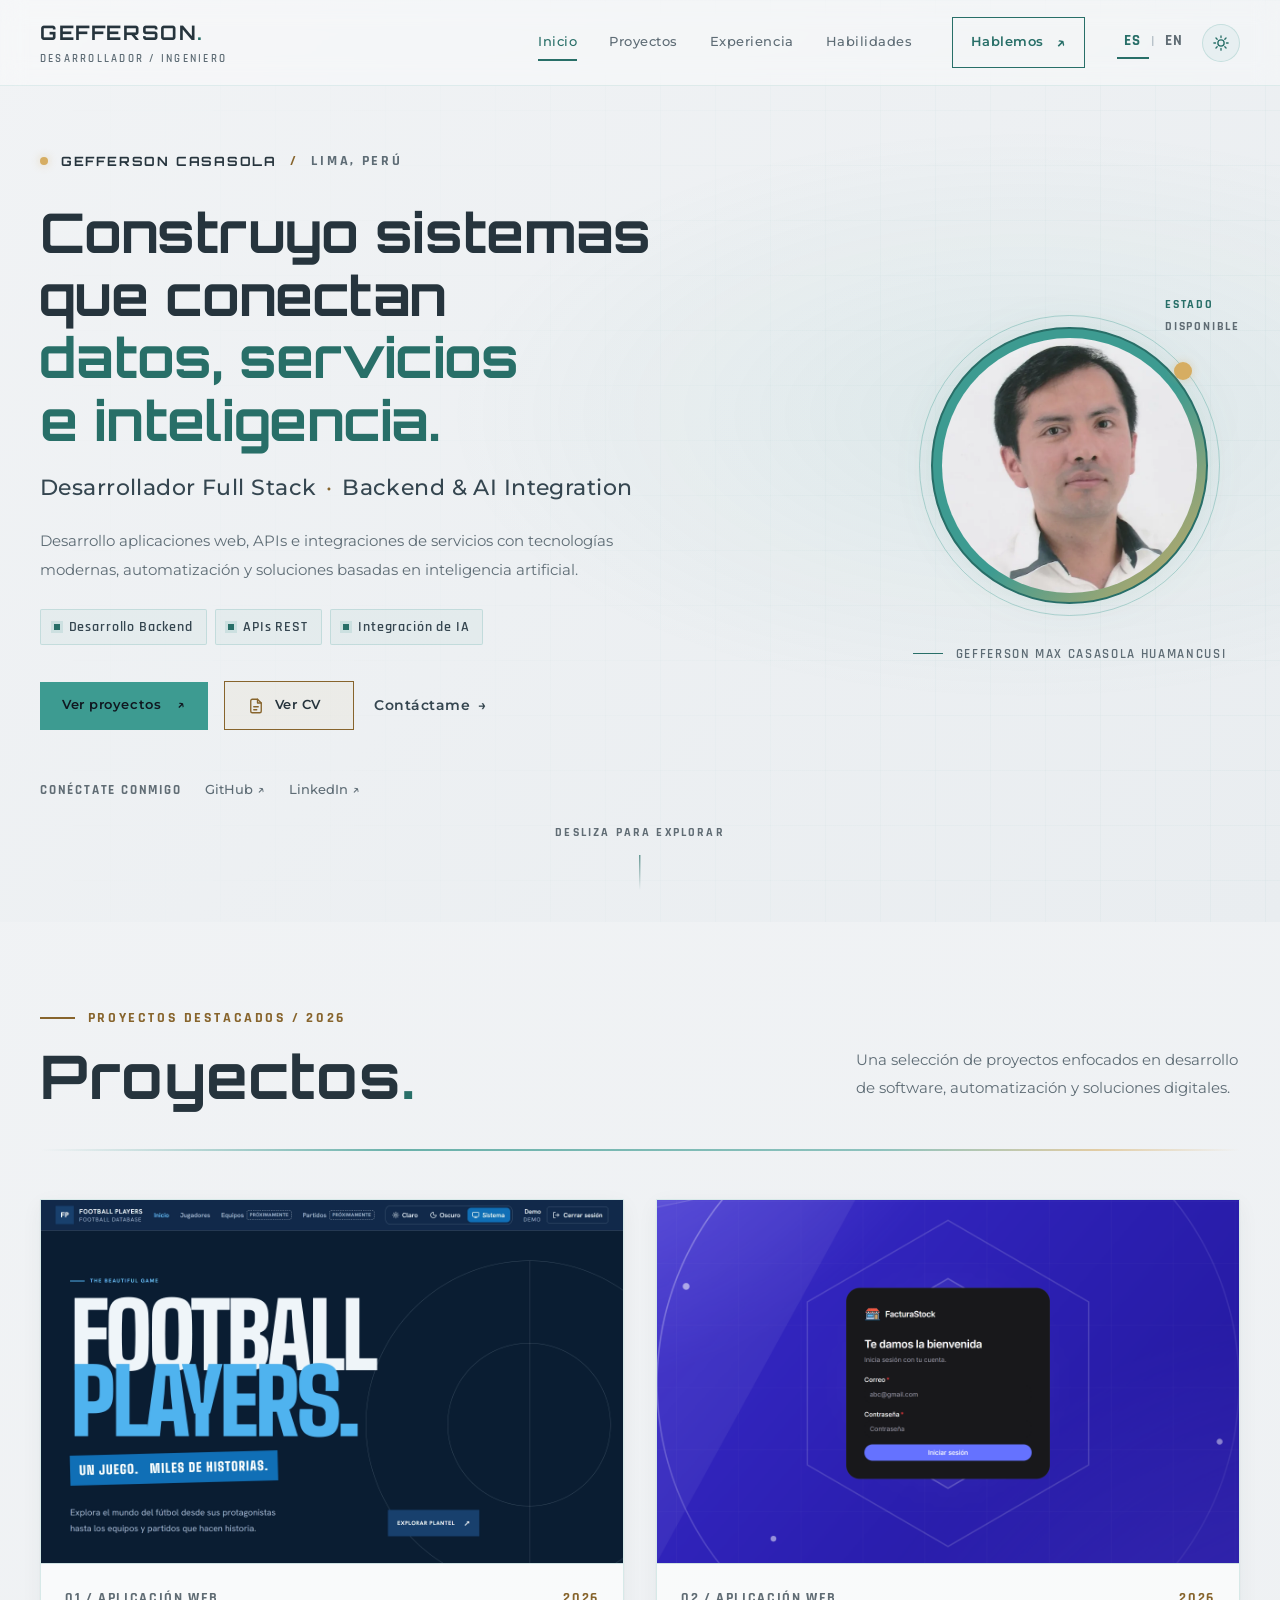
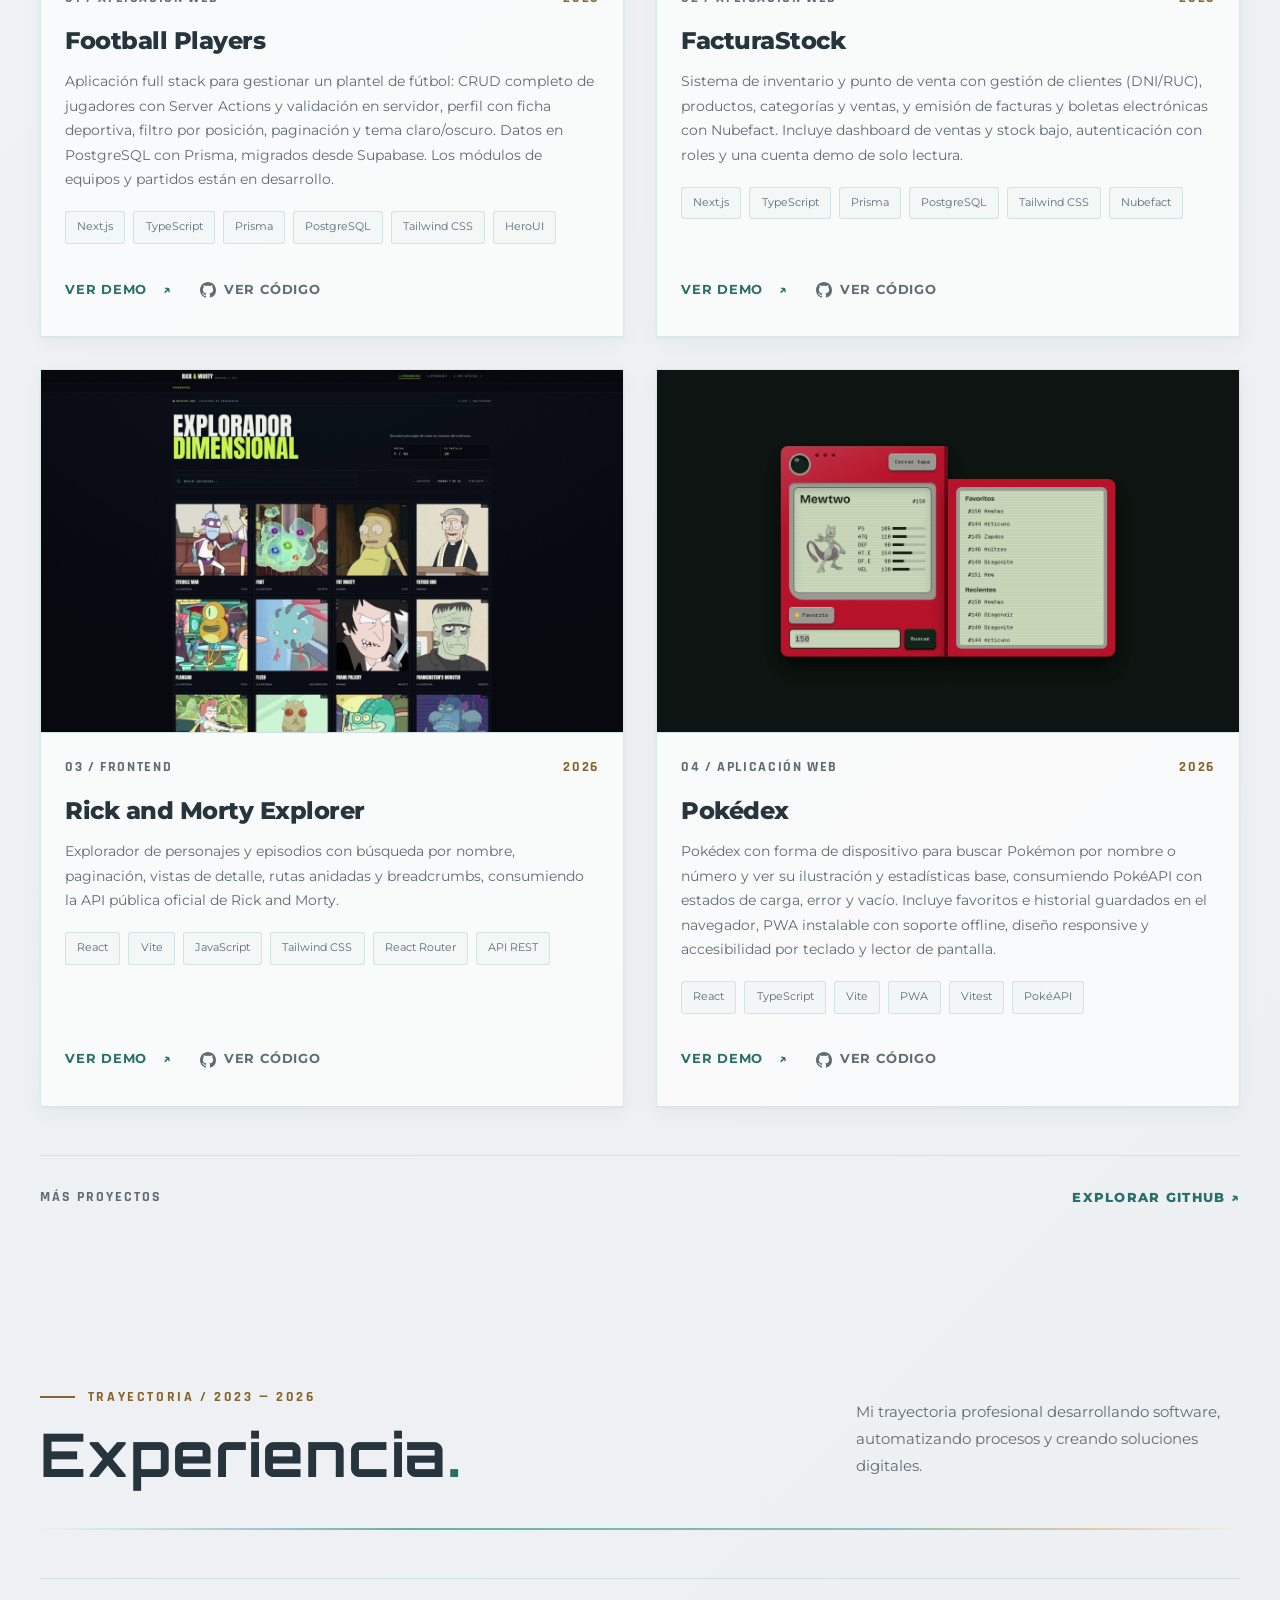
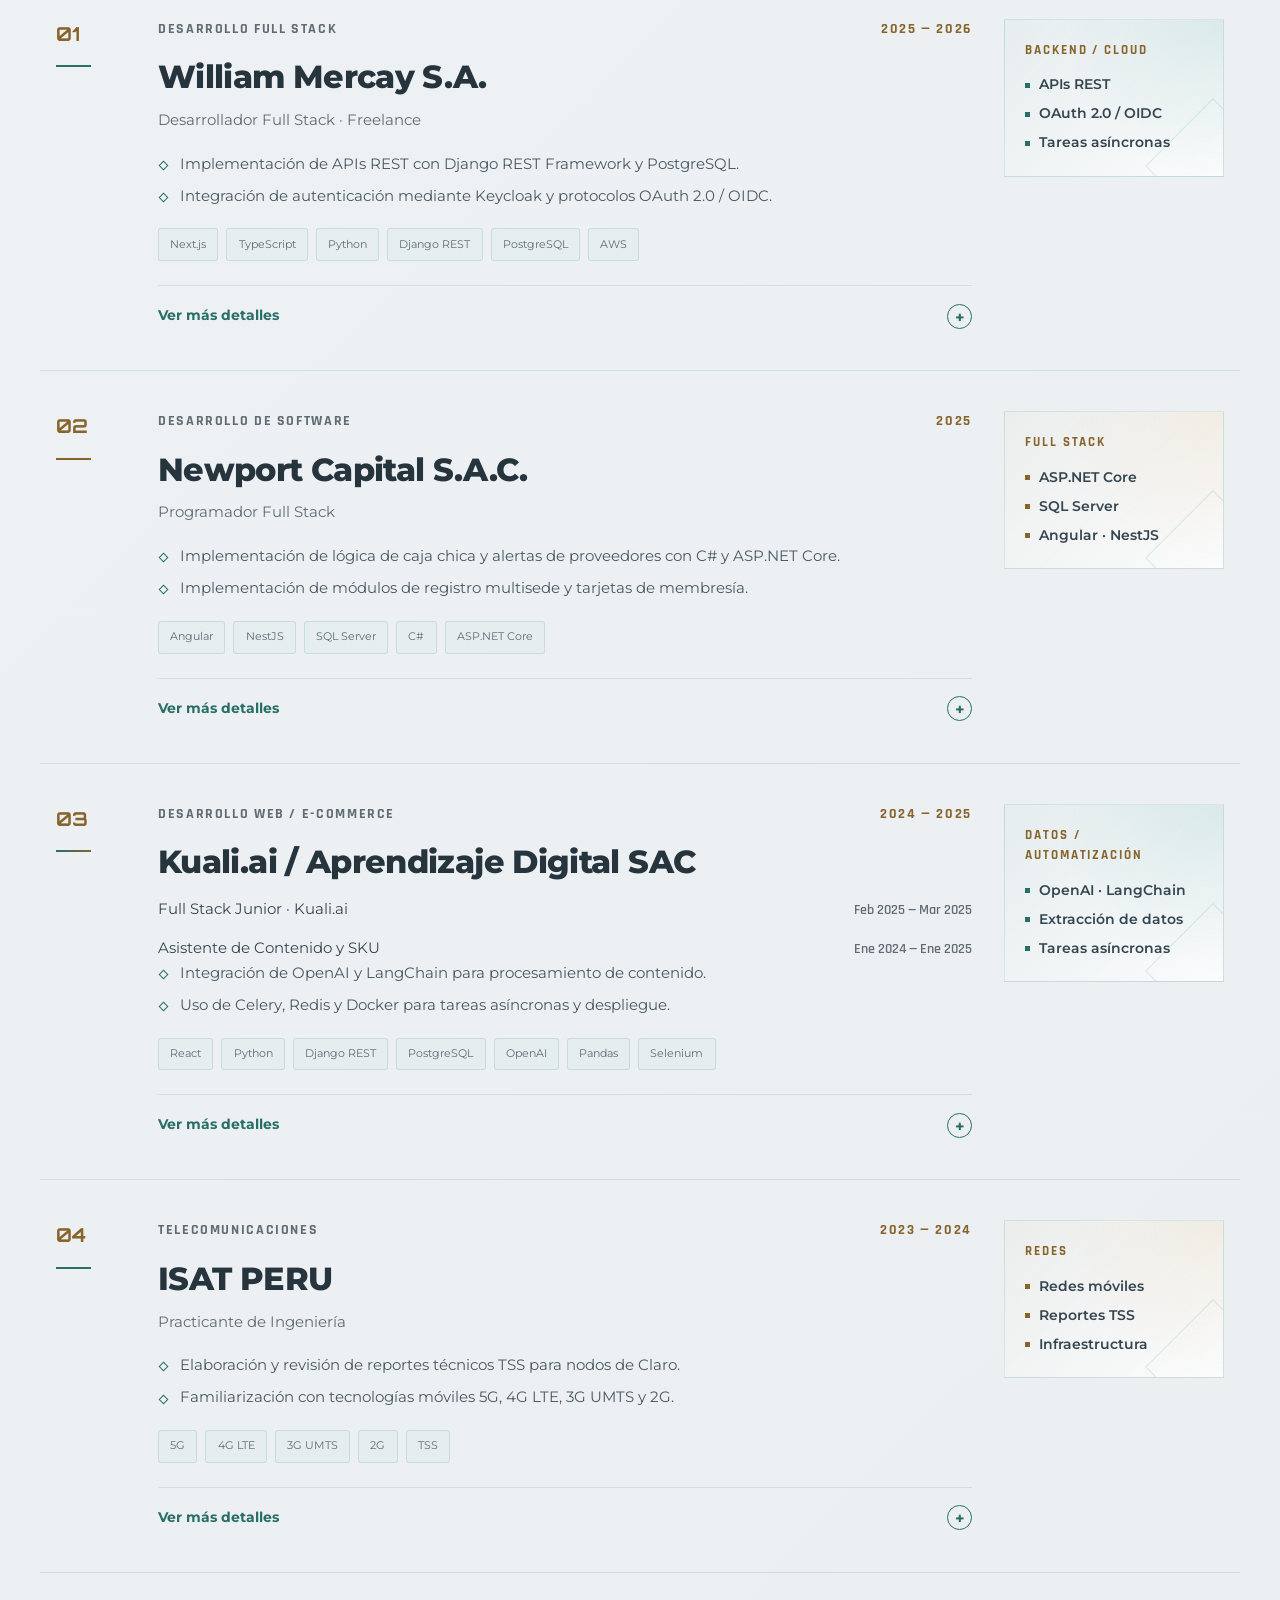
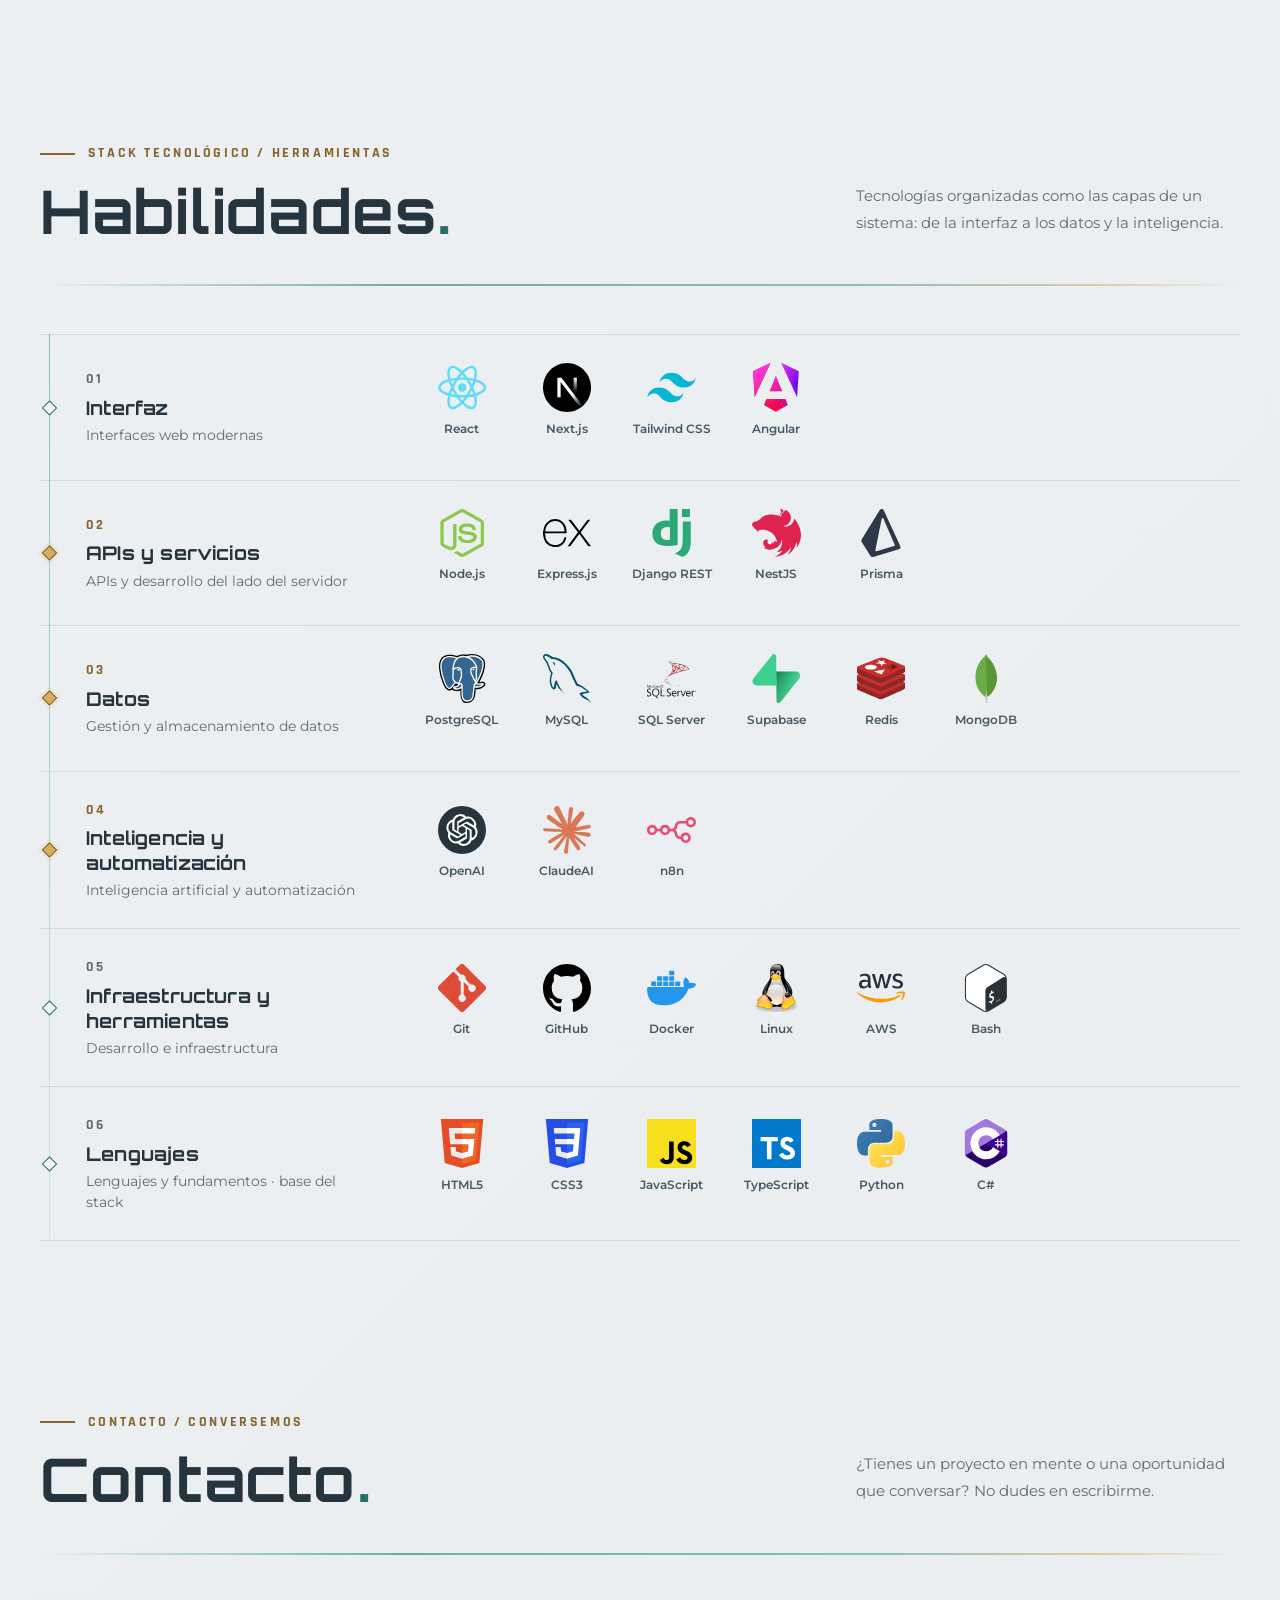
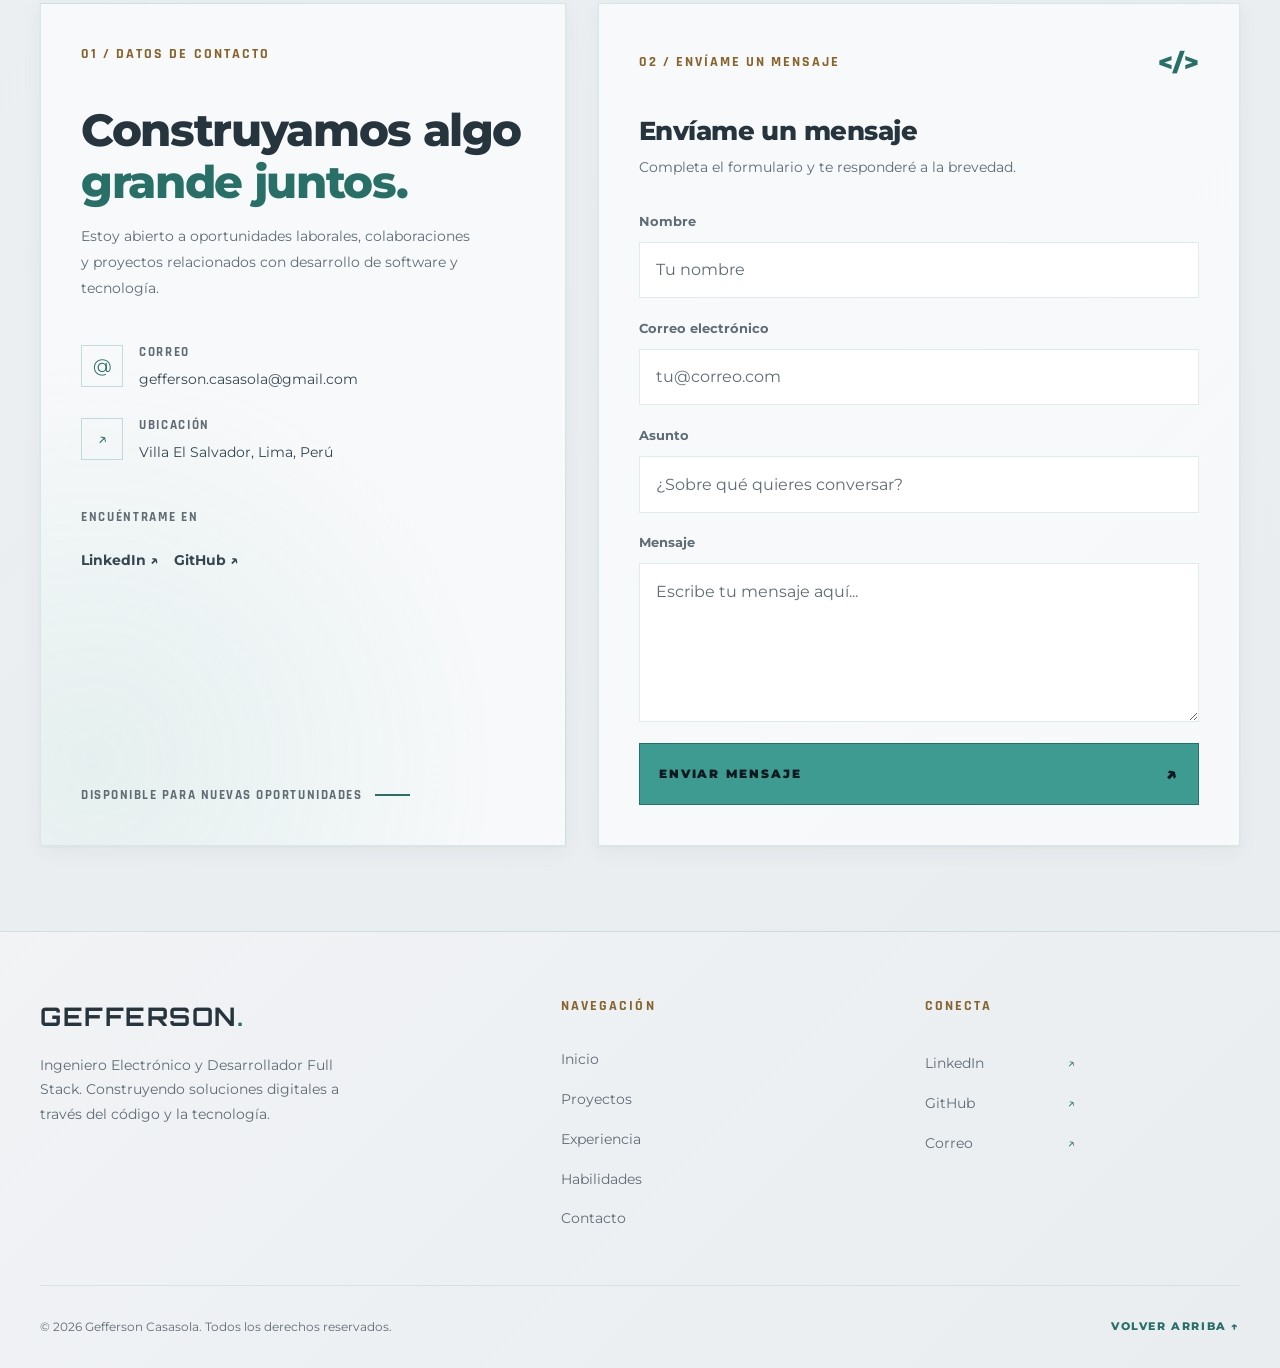
<file: index.html>
<!doctype html>
<html lang="es">
  <head>
    <meta charset="UTF-8" />
    <meta name="viewport" content="width=device-width, initial-scale=1.0" />
    <title>
      Gefferson Casasola | Ingeniero Electrónico y Desarrollador Full Stack
    </title>
    <meta
      name="description"
      content="Portafolio de Gefferson Casasola, Bachiller en Ingeniería Electrónica y Desarrollador Full Stack: aplicaciones web, soluciones backend, automatización de procesos e integración de tecnologías."
    />
    <meta name="author" content="Gefferson Casasola" />
    <meta name="theme-color" content="#101820" />
    <meta name="color-scheme" content="dark light" />
    <!-- Theme: applied before the stylesheets paint (prevents a flash of the
         wrong theme). Saved choice > OS preference > dark (default). -->
    <script>
      (function () {
        var theme = "dark";
        try {
          var saved = localStorage.getItem("theme");
          if (saved === "light" || saved === "dark") theme = saved;
          else if (window.matchMedia("(prefers-color-scheme: light)").matches)
            theme = "light";
        } catch (e) {}
        document.documentElement.setAttribute("data-theme", theme);

        // Motion: enable scroll reveals only if allowed and supported.
        // Safety net: if reveal.js has not started within 3 s, show everything.
        var root = document.documentElement;
        if (
          "IntersectionObserver" in window &&
          !window.matchMedia("(prefers-reduced-motion: reduce)").matches
        ) {
          root.classList.add("motion");
          window.setTimeout(function () {
            if (!root.classList.contains("motion-ready"))
              root.classList.remove("motion");
          }, 3000);
        }
      })();
    </script>

    <!-- Canonical + language alternates -->
    <link rel="canonical" href="https://gefferson-portfolio.vercel.app/" />
    <link
      rel="alternate"
      hreflang="es"
      href="https://gefferson-portfolio.vercel.app/"
    />
    <link
      rel="alternate"
      hreflang="en"
      href="https://gefferson-portfolio.vercel.app/en/"
    />
    <link
      rel="alternate"
      hreflang="x-default"
      href="https://gefferson-portfolio.vercel.app/"
    />

    <!-- Open Graph / Social -->
    <meta property="og:type" content="website" />
    <meta property="og:url" content="https://gefferson-portfolio.vercel.app/" />
    <meta property="og:locale" content="es_PE" />
    <meta property="og:locale:alternate" content="en_US" />
    <meta property="og:site_name" content="Gefferson Casasola" />
    <meta
      property="og:title"
      content="Gefferson Casasola | Ingeniero Electrónico y Desarrollador Full Stack"
    />
    <meta
      property="og:description"
      content="Desarrollo de aplicaciones web, soluciones backend, automatización de procesos e integración de tecnologías."
    />
    <meta
      property="og:image"
      content="https://gefferson-portfolio.vercel.app/assets/img/og/og-es.jpg"
    />
    <meta property="og:image:width" content="1200" />
    <meta property="og:image:height" content="630" />
    <meta
      property="og:image:alt"
      content="Portafolio de Gefferson Casasola, Ingeniero Electrónico y Desarrollador Full Stack"
    />
    <meta name="twitter:card" content="summary_large_image" />

    <!-- Icons -->
    <link rel="icon" href="assets/img/icons/favicon.svg" type="image/svg+xml" />
    <link rel="apple-touch-icon" href="assets/img/icons/apple-touch-icon.png" />

    <!-- Fonts -->
    <link rel="preconnect" href="https://fonts.googleapis.com" />
    <link rel="preconnect" href="https://fonts.gstatic.com" crossorigin />
    <link
      rel="stylesheet"
      href="https://fonts.googleapis.com/css2?family=Montserrat:wght@400..800&family=Orbitron:wght@500..800&family=Rajdhani:wght@500;600;700&display=swap"
    />

    <!-- Styles -->
    <link rel="stylesheet" href="assets/css/main.css" />
    <link rel="stylesheet" href="assets/css/fonts.css" />
    <link rel="stylesheet" href="assets/css/sections.css" />
    <link rel="stylesheet" href="assets/css/header.css" />
    <link rel="stylesheet" href="assets/css/navbar.css" />
    <link rel="stylesheet" href="assets/css/skillset.css" />
    <link rel="stylesheet" href="assets/css/experience.css" />
    <link rel="stylesheet" href="assets/css/portfolio.css" />
    <link rel="stylesheet" href="assets/css/contact.css" />
    <link rel="stylesheet" href="assets/css/footer.css" />

    <!-- Scripts (deferred: run after HTML parsing, in order) -->
    <script src="assets/js/theme.js" defer></script>
    <script src="assets/js/main.js" defer></script>
    <script src="assets/js/reveal.js" defer></script>
    <script src="assets/js/navbar.js" defer></script>
    <script src="assets/js/contact.js" defer></script>

    <!-- Structured data -->
    <script type="application/ld+json">
      {
        "@context": "https://schema.org",
        "@type": "Person",
        "name": "Gefferson Max Casasola Huamancusi",
        "alternateName": "Gefferson Casasola",
        "jobTitle": "Desarrollador Full Stack",
        "description": "Bachiller en Ingeniería Electrónica enfocado en el desarrollo de aplicaciones web, soluciones backend, automatización de procesos e integración de tecnologías.",
        "url": "https://gefferson-portfolio.vercel.app/",
        "image": "https://gefferson-portfolio.vercel.app/assets/img/icons/foto-perfil.webp",
        "email": "mailto:gefferson.casasola@gmail.com",
        "address": {
          "@type": "PostalAddress",
          "addressLocality": "Lima",
          "addressCountry": "PE"
        },
        "sameAs": [
          "https://github.com/Geffrerson7",
          "https://linkedin.com/in/gefferson-casasola"
        ]
      }
    </script>
  </head>
  <body>
    <!-- Shared inline icons (referenced with <use>) -->
    <svg
      width="0"
      height="0"
      style="position: absolute"
      aria-hidden="true"
      focusable="false"
    >
      <symbol id="icon-github" viewBox="0 0 16 16">
        <path
          fill="currentColor"
          d="M8 0C3.58 0 0 3.58 0 8c0 3.54 2.29 6.53 5.47 7.59.4.07.55-.17.55-.38 0-.19-.01-.82-.01-1.49-2.01.37-2.53-.49-2.69-.94-.09-.23-.48-.94-.82-1.13-.28-.15-.68-.52-.01-.53.63-.01 1.08.58 1.23.82.72 1.21 1.87.87 2.33.66.07-.52.28-.87.51-1.07-1.78-.2-3.64-.89-3.64-3.95 0-.87.31-1.59.82-2.15-.08-.2-.36-1.02.08-2.12 0 0 .67-.21 2.2.82.64-.18 1.32-.27 2-.27.68 0 1.36.09 2 .27 1.53-1.04 2.2-.82 2.2-.82.44 1.1.16 1.92.08 2.12.51.56.82 1.27.82 2.15 0 3.07-1.87 3.75-3.65 3.95.29.25.54.73.54 1.48 0 1.07-.01 1.93-.01 2.2 0 .21.15.46.55.38A8.01 8.01 0 0 0 16 8c0-4.42-3.58-8-8-8z"
        />
      </symbol>
      <symbol id="icon-resume" viewBox="0 0 24 24">
        <g
          fill="none"
          stroke="currentColor"
          stroke-width="1.8"
          stroke-linecap="round"
          stroke-linejoin="round"
        >
          <path
            d="M14 3H7a2 2 0 0 0-2 2v14a2 2 0 0 0 2 2h10a2 2 0 0 0 2-2V8z"
          />
          <path d="M14 3v5h5" />
          <path d="M9 13h6M9 17h4" />
        </g>
      </symbol>
      <symbol id="icon-sun" viewBox="0 0 24 24">
        <g
          fill="none"
          stroke="currentColor"
          stroke-width="1.8"
          stroke-linecap="round"
        >
          <circle cx="12" cy="12" r="4.2" />
          <path
            d="M12 2.5v2.2M12 19.3v2.2M2.5 12h2.2M19.3 12h2.2M5.3 5.3l1.6 1.6M17.1 17.1l1.6 1.6M5.3 18.7l1.6-1.6M17.1 6.9l1.6-1.6"
          />
        </g>
      </symbol>
      <symbol id="icon-moon" viewBox="0 0 24 24">
        <path
          fill="none"
          stroke="currentColor"
          stroke-width="1.8"
          stroke-linejoin="round"
          d="M20.2 14.6A8.5 8.5 0 0 1 9.4 3.8a8.5 8.5 0 1 0 10.8 10.8z"
        />
      </symbol>
    </svg>

    <a href="#main" class="skip-link">Saltar al contenido</a>

    <header id="home" class="site-header">
      <!-- NAVBAR -->
      <nav id="navbar" class="navbar" aria-label="Navegación principal">
        <div class="navbar-container">
          <a
            href="#home"
            class="navbar-brand"
            aria-label="Gefferson, ir al inicio"
          >
            <span class="brand-name">GEFFERSON<span>.</span></span>
            <span class="brand-caption">DESARROLLADOR / INGENIERO</span>
          </a>

          <button
            class="navbar-toggle"
            id="navbar-toggle"
            type="button"
            aria-label="Abrir menú"
            aria-expanded="false"
            aria-controls="navbar-menu"
            data-label-open="Abrir menú"
            data-label-close="Cerrar menú"
          >
            <span aria-hidden="true"></span>
            <span aria-hidden="true"></span>
          </button>

          <div class="navbar-menu" id="navbar-menu">
            <ul class="navbar-links">
              <li>
                <a href="#home" class="nav-link active" aria-current="true"
                  >Inicio</a
                >
              </li>
              <li><a href="#portfolio" class="nav-link">Proyectos</a></li>
              <li><a href="#experience" class="nav-link">Experiencia</a></li>
              <li><a href="#skillset" class="nav-link">Habilidades</a></li>
            </ul>

            <a href="#contact" class="navbar-contact">
              Hablemos <span aria-hidden="true">↗</span>
            </a>
          </div>

          <div class="navbar-tools">
            <div class="lang-switch" role="group" aria-label="Idioma">
              <a
                href="./"
                class="lang-link active"
                hreflang="es"
                lang="es"
                aria-current="true"
                aria-label="Español (idioma actual)"
                >ES</a
              >
              <span aria-hidden="true">|</span>
              <a
                href="en/"
                class="lang-link"
                hreflang="en"
                lang="en"
                aria-label="English version"
                >EN</a
              >
            </div>

            <button
              class="theme-toggle"
              id="theme-toggle"
              type="button"
              aria-label="Modo claro"
              aria-pressed="false"
              title="Cambiar entre modo claro y oscuro"
            >
              <svg class="icon-moon" aria-hidden="true" focusable="false">
                <use href="#icon-moon" />
              </svg>
              <svg class="icon-sun" aria-hidden="true" focusable="false">
                <use href="#icon-sun" />
              </svg>
            </button>
          </div>
        </div>
      </nav>

      <!-- HERO -->
      <div class="hero">
        <div class="hero-container">
          <div class="hero-content">
            <p class="hero-eyebrow" data-hero style="--hero-step: 0">
              <span class="hero-indicator" aria-hidden="true"></span>
              <span class="hero-name">Gefferson Casasola</span>
              <span class="hero-eyebrow-sep" aria-hidden="true">/</span>
              <span>Lima, Perú</span>
            </p>

            <h1 class="hero-title" data-hero="text" style="--hero-step: 1">
              Construyo sistemas que conectan
              <span>datos, servicios e inteligencia.</span>
            </h1>

            <p class="hero-subtitle" data-hero="text" style="--hero-step: 2">
              Desarrollador Full Stack
              <span aria-hidden="true">·</span>
              Backend &amp; AI Integration
            </p>

            <p class="hero-description" data-hero="text" style="--hero-step: 3">
              Desarrollo aplicaciones web, APIs e integraciones de servicios con
              tecnologías modernas, automatización y soluciones basadas en
              inteligencia artificial.
            </p>

            <ul
              class="hero-tags"
              aria-label="Áreas de especialización"
              data-hero
              style="--hero-step: 4"
            >
              <li>Desarrollo Backend</li>
              <li>APIs REST</li>
              <li>Integración de IA</li>
            </ul>

            <div class="hero-actions" data-hero style="--hero-step: 5">
              <a href="#portfolio" class="hero-button hero-button-primary">
                Ver proyectos <span aria-hidden="true">↗</span>
              </a>

              <a
                href="https://rxresu.me/gcasasolah/cvgef"
                class="hero-button hero-button-cv"
                target="_blank"
                rel="noopener noreferrer"
              >
                <svg aria-hidden="true" focusable="false">
                  <use href="#icon-resume" />
                </svg>
                Ver CV<span class="sr-only">
                  (se abre en una pestaña nueva)</span
                >
              </a>

              <a href="#contact" class="hero-link">
                Contáctame <span aria-hidden="true">→</span>
              </a>
            </div>

            <div class="hero-socials" data-hero style="--hero-step: 6">
              <span>CONÉCTATE CONMIGO</span>

              <a
                href="https://github.com/Geffrerson7"
                target="_blank"
                rel="noopener noreferrer"
                aria-label="GitHub (se abre en una pestaña nueva)"
              >
                GitHub <span aria-hidden="true">↗</span>
              </a>

              <a
                href="https://linkedin.com/in/gefferson-casasola"
                target="_blank"
                rel="noopener noreferrer"
                aria-label="LinkedIn (se abre en una pestaña nueva)"
              >
                LinkedIn <span aria-hidden="true">↗</span>
              </a>
            </div>
          </div>

          <!-- PROFILE IMAGE -->
          <figure class="hero-visual" data-hero style="--hero-step: 3">
            <div class="hero-figure">
              <div class="hero-image-frame">
                <img
                  src="assets/img/icons/foto-perfil.webp"
                  alt="Fotografía de Gefferson Casasola"
                  class="hero-profile-image"
                  width="640"
                  height="640"
                  fetchpriority="high"
                  decoding="async"
                />
              </div>

              <div
                class="hero-decoration hero-decoration-top"
                aria-hidden="true"
              >
                <span>ESTADO</span>
                <span>DISPONIBLE</span>
              </div>
            </div>

            <figcaption class="hero-image-label">
              <span class="hero-label-line" aria-hidden="true"></span>
              <span>GEFFERSON MAX CASASOLA HUAMANCUSI</span>
            </figcaption>
          </figure>
        </div>

        <a href="#portfolio" class="hero-scroll">
          <span>DESLIZA PARA EXPLORAR</span>
          <span class="hero-scroll-line" aria-hidden="true"></span>
        </a>
      </div>
    </header>

    <main id="main">
      <!-- ========== PORTFOLIO ========== -->
      <section id="portfolio" aria-labelledby="portfolio-title">
        <div class="section-container">
          <div class="section-header">
            <div class="section-heading" data-reveal>
              <span class="section-eyebrow">
                <span class="eyebrow-line" aria-hidden="true"></span>
                PROYECTOS DESTACADOS / 2026
              </span>
              <h2 class="section-title" id="portfolio-title">
                Proyectos<span>.</span>
              </h2>
            </div>

            <p class="section-description" data-reveal="fade">
              Una selección de proyectos enfocados en desarrollo de software,
              automatización y soluciones digitales.
            </p>
          </div>

          <hr class="section-divider" data-reveal="line" />

          <div class="portfolio-grid" data-reveal-group>
            <!-- PROJECT 01 -->
            <article class="portfolio-card" data-reveal>
              <a
                href="https://football-players-xi.vercel.app/"
                target="_blank"
                rel="noopener noreferrer"
                class="portfolio-image"
                tabindex="-1"
                aria-hidden="true"
              >
                <img
                  src="assets/img/portfolio/football-players-app.webp"
                  alt=""
                  width="960"
                  height="600"
                  loading="lazy"
                  decoding="async"
                />
                <span class="portfolio-view">VER PROYECTO ↗</span>
              </a>

              <div class="portfolio-info">
                <div class="portfolio-meta">
                  <span>01 / APLICACIÓN WEB</span>
                  <span>2026</span>
                </div>

                <h3>Football Players</h3>

                <p>
                  Aplicación full stack para gestionar un plantel de fútbol:
                  CRUD completo de jugadores con Server Actions y validación en
                  servidor, perfil con ficha deportiva, filtro por posición,
                  paginación y tema claro/oscuro. Datos en PostgreSQL con
                  Prisma, migrados desde Supabase. Los módulos de equipos y
                  partidos están en desarrollo.
                </p>

                <ul class="portfolio-tags" aria-label="Tecnologías">
                  <li>Next.js</li>
                  <li>TypeScript</li>
                  <li>Prisma</li>
                  <li>PostgreSQL</li>
                  <li>Tailwind CSS</li>
                  <li>HeroUI</li>
                </ul>

                <div class="portfolio-links">
                  <a
                    href="https://football-players-xi.vercel.app/"
                    target="_blank"
                    rel="noopener noreferrer"
                    class="portfolio-link"
                  >
                    Ver demo<span class="sr-only"
                      >: Football Players (se abre en una pestaña nueva)</span
                    >
                    <span aria-hidden="true">↗</span>
                  </a>

                  <a
                    href="https://github.com/Geffrerson7/football-players"
                    target="_blank"
                    rel="noopener noreferrer"
                    class="portfolio-link portfolio-link-source"
                  >
                    <svg aria-hidden="true" focusable="false">
                      <use href="#icon-github" />
                    </svg>
                    Ver código<span class="sr-only"
                      >: repositorio de Football Players en GitHub (se abre en
                      una pestaña nueva)</span
                    >
                  </a>
                </div>
              </div>
            </article>

            <!-- PROJECT 02 -->
            <article class="portfolio-card" data-reveal>
              <a
                href="https://factura-stock.vercel.app/"
                target="_blank"
                rel="noopener noreferrer"
                class="portfolio-image"
                tabindex="-1"
                aria-hidden="true"
              >
                <img
                  src="assets/img/portfolio/factura-stock-app.webp"
                  alt=""
                  width="960"
                  height="600"
                  loading="lazy"
                  decoding="async"
                />
                <span class="portfolio-view">VER PROYECTO ↗</span>
              </a>

              <div class="portfolio-info">
                <div class="portfolio-meta">
                  <span>02 / APLICACIÓN WEB</span>
                  <span>2026</span>
                </div>

                <h3>FacturaStock</h3>

                <p>
                  Sistema de inventario y punto de venta con gestión de
                  clientes (DNI/RUC), productos, categorías y ventas, y emisión
                  de facturas y boletas electrónicas con Nubefact. Incluye
                  dashboard de ventas y stock bajo, autenticación con roles y
                  una cuenta demo de solo lectura.
                </p>

                <ul class="portfolio-tags" aria-label="Tecnologías">
                  <li>Next.js</li>
                  <li>TypeScript</li>
                  <li>Prisma</li>
                  <li>PostgreSQL</li>
                  <li>Tailwind CSS</li>
                  <li>Nubefact</li>
                </ul>

                <div class="portfolio-links">
                  <a
                    href="https://factura-stock.vercel.app/"
                    target="_blank"
                    rel="noopener noreferrer"
                    class="portfolio-link"
                  >
                    Ver demo<span class="sr-only"
                      >: FacturaStock (se abre en una pestaña nueva)</span
                    >
                    <span aria-hidden="true">↗</span>
                  </a>

                  <a
                    href="https://github.com/Geffrerson7/FacturaStock"
                    target="_blank"
                    rel="noopener noreferrer"
                    class="portfolio-link portfolio-link-source"
                  >
                    <svg aria-hidden="true" focusable="false">
                      <use href="#icon-github" />
                    </svg>
                    Ver código<span class="sr-only"
                      >: repositorio de FacturaStock en GitHub (se abre en una
                      pestaña nueva)</span
                    >
                  </a>
                </div>
              </div>
            </article>

            <!-- PROJECT 03 -->
            <article class="portfolio-card" data-reveal>
              <a
                href="https://rick-and-morty-app-pink.vercel.app/"
                target="_blank"
                rel="noopener noreferrer"
                class="portfolio-image"
                tabindex="-1"
                aria-hidden="true"
              >
                <img
                  src="assets/img/portfolio/rick-and-morty-app.webp"
                  alt=""
                  width="960"
                  height="600"
                  loading="lazy"
                  decoding="async"
                />
                <span class="portfolio-view">VER PROYECTO ↗</span>
              </a>

              <div class="portfolio-info">
                <div class="portfolio-meta">
                  <span>03 / FRONTEND</span>
                  <span>2026</span>
                </div>

                <h3>Rick and Morty Explorer</h3>

                <p>
                  Explorador de personajes y episodios con búsqueda por nombre,
                  paginación, vistas de detalle, rutas anidadas y breadcrumbs,
                  consumiendo la API pública oficial de Rick and Morty.
                </p>

                <ul class="portfolio-tags" aria-label="Tecnologías">
                  <li>React</li>
                  <li>Vite</li>
                  <li>JavaScript</li>
                  <li>Tailwind CSS</li>
                  <li>React Router</li>
                  <li>API REST</li>
                </ul>

                <div class="portfolio-links">
                  <a
                    href="https://rick-and-morty-app-pink.vercel.app/"
                    target="_blank"
                    rel="noopener noreferrer"
                    class="portfolio-link"
                  >
                    Ver demo<span class="sr-only"
                      >: Rick and Morty Explorer (se abre en una pestaña
                      nueva)</span
                    >
                    <span aria-hidden="true">↗</span>
                  </a>

                  <a
                    href="https://github.com/Geffrerson7/rick-and-morty-app"
                    target="_blank"
                    rel="noopener noreferrer"
                    class="portfolio-link portfolio-link-source"
                  >
                    <svg aria-hidden="true" focusable="false">
                      <use href="#icon-github" />
                    </svg>
                    Ver código<span class="sr-only"
                      >: repositorio de Rick and Morty Explorer en GitHub (se
                      abre en una pestaña nueva)</span
                    >
                  </a>
                </div>
              </div>
            </article>

            <!-- PROJECT 04 -->
            <article class="portfolio-card" data-reveal>
              <a
                href="https://pokedex-device-two.vercel.app/"
                target="_blank"
                rel="noopener noreferrer"
                class="portfolio-image"
                tabindex="-1"
                aria-hidden="true"
              >
                <img
                  src="assets/img/portfolio/pokedex-device-app.webp"
                  alt=""
                  width="960"
                  height="600"
                  loading="lazy"
                  decoding="async"
                />
                <span class="portfolio-view">VER PROYECTO ↗</span>
              </a>

              <div class="portfolio-info">
                <div class="portfolio-meta">
                  <span>04 / APLICACIÓN WEB</span>
                  <span>2026</span>
                </div>

                <h3>Pokédex</h3>

                <p>
                  Pokédex con forma de dispositivo para buscar Pokémon por
                  nombre o número y ver su ilustración y estadísticas base,
                  consumiendo PokéAPI con estados de carga, error y vacío.
                  Incluye favoritos e historial guardados en el navegador, PWA
                  instalable con soporte offline, diseño responsive y
                  accesibilidad por teclado y lector de pantalla.
                </p>

                <ul class="portfolio-tags" aria-label="Tecnologías">
                  <li>React</li>
                  <li>TypeScript</li>
                  <li>Vite</li>
                  <li>PWA</li>
                  <li>Vitest</li>
                  <li>PokéAPI</li>
                </ul>

                <div class="portfolio-links">
                  <a
                    href="https://pokedex-device-two.vercel.app/"
                    target="_blank"
                    rel="noopener noreferrer"
                    class="portfolio-link"
                  >
                    Ver demo<span class="sr-only"
                      >: Pokédex (se abre en una pestaña nueva)</span
                    >
                    <span aria-hidden="true">↗</span>
                  </a>

                  <a
                    href="https://github.com/Geffrerson7/pokedex-device"
                    target="_blank"
                    rel="noopener noreferrer"
                    class="portfolio-link portfolio-link-source"
                  >
                    <svg aria-hidden="true" focusable="false">
                      <use href="#icon-github" />
                    </svg>
                    Ver código<span class="sr-only"
                      >: repositorio de Pokédex en GitHub (se abre en una
                      pestaña nueva)</span
                    >
                  </a>
                </div>
              </div>
            </article>
          </div>

          <div class="portfolio-footer" data-reveal="fade">
            <span>MÁS PROYECTOS</span>
            <a
              href="https://github.com/Geffrerson7"
              target="_blank"
              rel="noopener noreferrer"
            >
              EXPLORAR GITHUB<span class="sr-only">
                (se abre en una pestaña nueva)</span
              >
              <span aria-hidden="true">↗</span>
            </a>
          </div>
        </div>
      </section>

      <!-- ========== EXPERIENCE ========== -->
      <section id="experience" aria-labelledby="experience-title">
        <div class="section-container">
          <div class="section-header">
            <div class="section-heading" data-reveal>
              <span class="section-eyebrow">
                <span class="eyebrow-line" aria-hidden="true"></span>
                TRAYECTORIA / 2023 — 2026
              </span>
              <h2 class="section-title" id="experience-title">
                Experiencia<span>.</span>
              </h2>
            </div>

            <p class="section-description" data-reveal="fade">
              Mi trayectoria profesional desarrollando software, automatizando
              procesos y creando soluciones digitales.
            </p>
          </div>

          <hr class="section-divider" data-reveal="line" />

          <div class="experience-list" data-reveal-group>
            <article class="experience-card" data-reveal>
              <div class="experience-index" aria-hidden="true">
                <span>01</span>
                <div class="experience-decoration decoration-one"></div>
              </div>

              <div class="experience-main">
                <div class="experience-meta">
                  <span>DESARROLLO FULL STACK</span>
                  <span>2025 — 2026</span>
                </div>

                <h3>William Mercay S.A.</h3>
                <p class="experience-role">
                  Desarrollador Full Stack · Freelance
                </p>

                <ul
                  class="experience-highlights"
                  aria-label="Logros técnicos destacados"
                >
                  <li>
                    Implementación de APIs REST con Django REST Framework y
                    PostgreSQL.
                  </li>
                  <li>
                    Integración de autenticación mediante Keycloak y protocolos
                    OAuth 2.0 / OIDC.
                  </li>
                </ul>

                <ul class="experience-tags" aria-label="Tecnologías">
                  <li>Next.js</li>
                  <li>TypeScript</li>
                  <li>Python</li>
                  <li>Django REST</li>
                  <li>PostgreSQL</li>
                  <li>AWS</li>
                </ul>

                <details class="experience-details">
                  <summary>
                    <span
                      >Ver más detalles<span class="sr-only">
                        de William Mercay S.A.</span
                      ></span
                    >
                    <span class="details-icon" aria-hidden="true">+</span>
                  </summary>

                  <div class="experience-description">
                    <ul>
                      <li>
                        Desarrollo de aplicaciones web para consultoría legal y
                        contable.
                      </li>
                      <li>
                        Configuración de tareas asíncronas con Celery y Redis.
                      </li>
                      <li>
                        Uso de Docker y servicios AWS para el entorno de
                        desarrollo.
                      </li>
                    </ul>
                  </div>
                </details>
              </div>

              <aside
                class="experience-focus visual-one"
                aria-label="Foco técnico: William Mercay S.A."
              >
                <span class="experience-focus-area">BACKEND / CLOUD</span>
                <ul>
                  <li>APIs REST</li>
                  <li>OAuth 2.0 / OIDC</li>
                  <li>Tareas asíncronas</li>
                </ul>
              </aside>
            </article>

            <article class="experience-card" data-reveal>
              <div class="experience-index" aria-hidden="true">
                <span>02</span>
                <div class="experience-decoration decoration-two"></div>
              </div>

              <div class="experience-main">
                <div class="experience-meta">
                  <span>DESARROLLO DE SOFTWARE</span>
                  <span>2025</span>
                </div>

                <h3>Newport Capital S.A.C.</h3>
                <p class="experience-role">Programador Full Stack</p>

                <ul
                  class="experience-highlights"
                  aria-label="Logros técnicos destacados"
                >
                  <li>
                    Implementación de lógica de caja chica y alertas de
                    proveedores con C# y ASP.NET Core.
                  </li>
                  <li>
                    Implementación de módulos de registro multisede y tarjetas
                    de membresía.
                  </li>
                </ul>

                <ul class="experience-tags" aria-label="Tecnologías">
                  <li>Angular</li>
                  <li>NestJS</li>
                  <li>SQL Server</li>
                  <li>C#</li>
                  <li>ASP.NET Core</li>
                </ul>

                <details class="experience-details">
                  <summary>
                    <span
                      >Ver más detalles<span class="sr-only">
                        de Newport Capital S.A.C.</span
                      ></span
                    >
                    <span class="details-icon" aria-hidden="true">+</span>
                  </summary>

                  <div class="experience-description">
                    <ul>
                      <li>
                        Desarrollo y mantenimiento de funcionalidades para una
                        plataforma de gestión de casinos.
                      </li>
                      <li>
                        Desarrollo de funcionalidades para plantillas de
                        planificación de comidas.
                      </li>
                      <li>
                        Gestión de información y consultas mediante SQL Server.
                      </li>
                    </ul>
                  </div>
                </details>
              </div>

              <aside
                class="experience-focus visual-two"
                aria-label="Foco técnico: Newport Capital S.A.C."
              >
                <span class="experience-focus-area">FULL STACK</span>
                <ul>
                  <li>ASP.NET Core</li>
                  <li>SQL Server</li>
                  <li>Angular · NestJS</li>
                </ul>
              </aside>
            </article>

            <article class="experience-card" data-reveal>
              <div class="experience-index" aria-hidden="true">
                <span>03</span>
                <div class="experience-decoration decoration-three"></div>
              </div>

              <div class="experience-main">
                <div class="experience-meta">
                  <span>DESARROLLO WEB / E-COMMERCE</span>
                  <span>2024 — 2025</span>
                </div>

                <h3>Kuali.ai / Aprendizaje Digital SAC</h3>
                <div class="experience-position">
                  <p class="experience-role">Full Stack Junior · Kuali.ai</p>
                  <span>Feb 2025 — Mar 2025</span>
                </div>
                <div class="experience-position">
                  <p class="experience-role">Asistente de Contenido y SKU</p>
                  <span>Ene 2024 — Ene 2025</span>
                </div>

                <ul
                  class="experience-highlights"
                  aria-label="Logros técnicos destacados"
                >
                  <li>
                    Integración de OpenAI y LangChain para procesamiento de
                    contenido.
                  </li>
                  <li>
                    Uso de Celery, Redis y Docker para tareas asíncronas y
                    despliegue.
                  </li>
                </ul>

                <ul class="experience-tags" aria-label="Tecnologías">
                  <li>React</li>
                  <li>Python</li>
                  <li>Django REST</li>
                  <li>PostgreSQL</li>
                  <li>OpenAI</li>
                  <li>Pandas</li>
                  <li>Selenium</li>
                </ul>

                <details class="experience-details">
                  <summary>
                    <span
                      >Ver más detalles<span class="sr-only">
                        de Kuali.ai / Aprendizaje Digital SAC</span
                      ></span
                    >
                    <span class="details-icon" aria-hidden="true">+</span>
                  </summary>

                  <div class="experience-description">
                    <strong>Full Stack Junior — Kuali.ai</strong>
                    <ul>
                      <li>
                        Desarrollo de una aplicación web para automatizar
                        procesos de contenido y gestión de SKU.
                      </li>
                      <li>
                        Implementación de funcionalidades con React, Django REST
                        Framework y PostgreSQL.
                      </li>
                    </ul>
                    <strong
                      >Asistente de Contenido y SKU — Aprendizaje Digital
                      SAC</strong
                    >
                    <ul>
                      <li>
                        Gestión y actualización de catálogos de productos en
                        VTEX.
                      </li>
                      <li>
                        Automatización de tareas de extracción y procesamiento
                        de información con Python, Selenium y BeautifulSoup.
                      </li>
                      <li>
                        Generación de plantillas Excel para importación de
                        productos mediante Pandas.
                      </li>
                      <li>
                        Validación de atributos y control de calidad de
                        información de productos.
                      </li>
                    </ul>
                  </div>
                </details>
              </div>

              <aside
                class="experience-focus visual-three"
                aria-label="Foco técnico: Kuali.ai / Aprendizaje Digital SAC"
              >
                <span class="experience-focus-area"
                  >DATOS / AUTOMATIZACIÓN</span
                >
                <ul>
                  <li>OpenAI · LangChain</li>
                  <li>Extracción de datos</li>
                  <li>Tareas asíncronas</li>
                </ul>
              </aside>
            </article>

            <article class="experience-card" data-reveal>
              <div class="experience-index" aria-hidden="true">
                <span>04</span>
                <div class="experience-decoration decoration-four"></div>
              </div>

              <div class="experience-main">
                <div class="experience-meta">
                  <span>TELECOMUNICACIONES</span>
                  <span>2023 — 2024</span>
                </div>

                <h3>ISAT PERU</h3>
                <p class="experience-role">Practicante de Ingeniería</p>

                <ul
                  class="experience-highlights"
                  aria-label="Logros técnicos destacados"
                >
                  <li>
                    Elaboración y revisión de reportes técnicos TSS para nodos
                    de Claro.
                  </li>
                  <li>
                    Familiarización con tecnologías móviles 5G, 4G LTE, 3G UMTS
                    y 2G.
                  </li>
                </ul>

                <ul class="experience-tags" aria-label="Tecnologías">
                  <li>5G</li>
                  <li>4G LTE</li>
                  <li>3G UMTS</li>
                  <li>2G</li>
                  <li>TSS</li>
                </ul>

                <details class="experience-details">
                  <summary>
                    <span
                      >Ver más detalles<span class="sr-only">
                        de ISAT PERU</span
                      ></span
                    >
                    <span class="details-icon" aria-hidden="true">+</span>
                  </summary>

                  <div class="experience-description">
                    <ul>
                      <li>
                        Apoyo en actividades relacionadas con infraestructura de
                        telecomunicaciones.
                      </li>
                    </ul>
                  </div>
                </details>
              </div>

              <aside
                class="experience-focus visual-four"
                aria-label="Foco técnico: ISAT PERU"
              >
                <span class="experience-focus-area">REDES</span>
                <ul>
                  <li>Redes móviles</li>
                  <li>Reportes TSS</li>
                  <li>Infraestructura</li>
                </ul>
              </aside>
            </article>
          </div>
        </div>
      </section>

      <!-- ========== SKILLSET ========== -->
      <section
        id="skillset"
        class="skillset-section"
        aria-labelledby="skillset-title"
      >
        <div class="section-container">
          <div class="section-header">
            <div class="section-heading" data-reveal>
              <span class="section-eyebrow">
                <span class="eyebrow-line" aria-hidden="true"></span>
                STACK TECNOLÓGICO / HERRAMIENTAS
              </span>
              <h2 class="section-title" id="skillset-title">
                Habilidades<span>.</span>
              </h2>
            </div>

            <p class="section-description" data-reveal="fade">
              Tecnologías organizadas como las capas de un sistema: de la
              interfaz a los datos y la inteligencia.
            </p>
          </div>

          <hr class="section-divider" data-reveal="line" />

          <!-- Stack by layers: the system, from interface to foundation -->
          <div class="stack">
            <span
              class="stack-bus"
              aria-hidden="true"
              data-reveal="trace"
            ></span>

            <ol class="stack-layers" data-reveal-group>
              <li class="stack-layer" data-reveal>
                <div class="stack-layer-label">
                  <span class="stack-layer-index" aria-hidden="true">01</span>
                  <h3 class="stack-layer-title">Interfaz</h3>
                  <p class="stack-layer-desc">Interfaces web modernas</p>
                </div>

                <ul
                  class="stack-layer-techs"
                  aria-label="Tecnologías: Interfaz"
                >
                  <li class="stack-tech">
                    <img
                      src="assets/img/skillset/reactjs.svg"
                      alt=""
                      width="48"
                      height="48"
                      decoding="async"
                    />
                    <span>React</span>
                  </li>
                  <li class="stack-tech">
                    <img
                      src="assets/img/skillset/nextjs.svg"
                      alt=""
                      width="48"
                      height="48"
                      decoding="async"
                    />
                    <span>Next.js</span>
                  </li>
                  <li class="stack-tech">
                    <img
                      src="assets/img/skillset/tailwindcss.svg"
                      alt=""
                      width="48"
                      height="48"
                      decoding="async"
                    />
                    <span>Tailwind CSS</span>
                  </li>
                  <li class="stack-tech">
                    <img
                      src="assets/img/skillset/angular.svg"
                      alt=""
                      width="48"
                      height="48"
                      decoding="async"
                    />
                    <span>Angular</span>
                  </li>
                </ul>
              </li>
              <li class="stack-layer is-core" data-reveal>
                <div class="stack-layer-label">
                  <span class="stack-layer-index" aria-hidden="true">02</span>
                  <h3 class="stack-layer-title">APIs y servicios</h3>
                  <p class="stack-layer-desc">
                    APIs y desarrollo del lado del servidor
                  </p>
                </div>

                <ul
                  class="stack-layer-techs"
                  aria-label="Tecnologías: APIs y servicios"
                >
                  <li class="stack-tech">
                    <img
                      src="assets/img/skillset/nodejs.svg"
                      alt=""
                      width="48"
                      height="48"
                      decoding="async"
                    />
                    <span>Node.js</span>
                  </li>
                  <li class="stack-tech">
                    <img
                      src="assets/img/skillset/expressjs-light.svg"
                      alt=""
                      class="logo-on-dark"
                      width="48"
                      height="48"
                      decoding="async"
                    />
                    <span>Express.js</span>
                  </li>
                  <li class="stack-tech">
                    <img
                      src="assets/img/skillset/django.svg"
                      alt=""
                      width="48"
                      height="48"
                      decoding="async"
                    />
                    <span>Django REST</span>
                  </li>
                  <li class="stack-tech">
                    <img
                      src="assets/img/skillset/nestjs.svg"
                      alt=""
                      width="48"
                      height="48"
                      decoding="async"
                    />
                    <span>NestJS</span>
                  </li>
                  <li class="stack-tech">
                    <img
                      src="assets/img/skillset/prisma.svg"
                      alt=""
                      class="logo-invert"
                      width="48"
                      height="48"
                      decoding="async"
                    />
                    <span>Prisma</span>
                  </li>
                </ul>
              </li>
              <li class="stack-layer is-core" data-reveal>
                <div class="stack-layer-label">
                  <span class="stack-layer-index" aria-hidden="true">03</span>
                  <h3 class="stack-layer-title">Datos</h3>
                  <p class="stack-layer-desc">
                    Gestión y almacenamiento de datos
                  </p>
                </div>

                <ul class="stack-layer-techs" aria-label="Tecnologías: Datos">
                  <li class="stack-tech">
                    <img
                      src="assets/img/skillset/postgresql.svg"
                      alt=""
                      width="48"
                      height="48"
                      decoding="async"
                    />
                    <span>PostgreSQL</span>
                  </li>
                  <li class="stack-tech">
                    <img
                      src="assets/img/skillset/mysql.svg"
                      alt=""
                      class="logo-invert"
                      width="48"
                      height="48"
                      decoding="async"
                    />
                    <span>MySQL</span>
                  </li>
                  <li class="stack-tech">
                    <img
                      src="assets/img/skillset/microsoft-sql-server.svg"
                      alt=""
                      class="logo-invert"
                      width="48"
                      height="48"
                      decoding="async"
                    />
                    <span>SQL Server</span>
                  </li>
                  <li class="stack-tech">
                    <img
                      src="assets/img/skillset/supabase.svg"
                      alt=""
                      width="48"
                      height="48"
                      decoding="async"
                    />
                    <span>Supabase</span>
                  </li>
                  <li class="stack-tech">
                    <img
                      src="assets/img/skillset/redis.svg"
                      alt=""
                      width="48"
                      height="48"
                      decoding="async"
                    />
                    <span>Redis</span>
                  </li>
                  <li class="stack-tech">
                    <img
                      src="assets/img/skillset/mongodb.svg"
                      alt=""
                      width="48"
                      height="48"
                      decoding="async"
                    />
                    <span>MongoDB</span>
                  </li>
                </ul>
              </li>
              <li class="stack-layer is-core" data-reveal>
                <div class="stack-layer-label">
                  <span class="stack-layer-index" aria-hidden="true">04</span>
                  <h3 class="stack-layer-title">
                    Inteligencia y automatización
                  </h3>
                  <p class="stack-layer-desc">
                    Inteligencia artificial y automatización
                  </p>
                </div>

                <ul
                  class="stack-layer-techs"
                  aria-label="Tecnologías: Inteligencia y automatización"
                >
                  <li class="stack-tech">
                    <img
                      src="assets/img/skillset/openai-white.svg"
                      alt=""
                      class="logo-plate"
                      width="48"
                      height="48"
                      decoding="async"
                    />
                    <span>OpenAI</span>
                  </li>
                  <li class="stack-tech">
                    <img
                      src="assets/img/skillset/claude-ai.svg"
                      alt=""
                      width="48"
                      height="48"
                      decoding="async"
                    />
                    <span>ClaudeAI</span>
                  </li>
                  <li class="stack-tech">
                    <img
                      src="assets/img/skillset/n8n.svg"
                      alt=""
                      width="48"
                      height="48"
                      decoding="async"
                    />
                    <span>n8n</span>
                  </li>
                </ul>
              </li>
              <li class="stack-layer" data-reveal>
                <div class="stack-layer-label">
                  <span class="stack-layer-index" aria-hidden="true">05</span>
                  <h3 class="stack-layer-title">
                    Infraestructura y herramientas
                  </h3>
                  <p class="stack-layer-desc">Desarrollo e infraestructura</p>
                </div>

                <ul
                  class="stack-layer-techs"
                  aria-label="Tecnologías: Infraestructura y herramientas"
                >
                  <li class="stack-tech">
                    <img
                      src="assets/img/skillset/git.svg"
                      alt=""
                      width="48"
                      height="48"
                      decoding="async"
                    />
                    <span>Git</span>
                  </li>
                  <li class="stack-tech">
                    <img
                      src="assets/img/skillset/github-light.svg"
                      alt=""
                      class="logo-on-dark"
                      width="48"
                      height="48"
                      decoding="async"
                    />
                    <span>GitHub</span>
                  </li>
                  <li class="stack-tech">
                    <img
                      src="assets/img/skillset/docker.svg"
                      alt=""
                      width="48"
                      height="48"
                      decoding="async"
                    />
                    <span>Docker</span>
                  </li>
                  <li class="stack-tech">
                    <img
                      src="assets/img/skillset/linux.svg"
                      alt=""
                      width="48"
                      height="48"
                      decoding="async"
                    />
                    <span>Linux</span>
                  </li>
                  <li class="stack-tech">
                    <img
                      src="assets/img/skillset/aws.svg"
                      alt=""
                      class="logo-invert"
                      width="48"
                      height="48"
                      decoding="async"
                    />
                    <span>AWS</span>
                  </li>
                  <li class="stack-tech">
                    <img
                      src="assets/img/skillset/bash.svg"
                      alt=""
                      width="48"
                      height="48"
                      decoding="async"
                    />
                    <span>Bash</span>
                  </li>
                </ul>
              </li>
              <li class="stack-layer" data-reveal>
                <div class="stack-layer-label">
                  <span class="stack-layer-index" aria-hidden="true">06</span>
                  <h3 class="stack-layer-title">Lenguajes</h3>
                  <p class="stack-layer-desc">
                    Lenguajes y fundamentos · base del stack
                  </p>
                </div>

                <ul
                  class="stack-layer-techs"
                  aria-label="Tecnologías: Lenguajes"
                >
                  <li class="stack-tech">
                    <img
                      src="assets/img/skillset/html5.svg"
                      alt=""
                      width="48"
                      height="48"
                      decoding="async"
                    />
                    <span>HTML5</span>
                  </li>
                  <li class="stack-tech">
                    <img
                      src="assets/img/skillset/css3.svg"
                      alt=""
                      width="48"
                      height="48"
                      decoding="async"
                    />
                    <span>CSS3</span>
                  </li>
                  <li class="stack-tech">
                    <img
                      src="assets/img/skillset/javascript.svg"
                      alt=""
                      width="48"
                      height="48"
                      decoding="async"
                    />
                    <span>JavaScript</span>
                  </li>
                  <li class="stack-tech">
                    <img
                      src="assets/img/skillset/typescript.svg"
                      alt=""
                      width="48"
                      height="48"
                      decoding="async"
                    />
                    <span>TypeScript</span>
                  </li>
                  <li class="stack-tech">
                    <img
                      src="assets/img/skillset/python.svg"
                      alt=""
                      width="48"
                      height="48"
                      decoding="async"
                    />
                    <span>Python</span>
                  </li>
                  <li class="stack-tech">
                    <img
                      src="assets/img/skillset/c-sharp.svg"
                      alt=""
                      width="48"
                      height="48"
                      decoding="async"
                    />
                    <span>C#</span>
                  </li>
                </ul>
              </li>
            </ol>
          </div>
        </div>
      </section>

      <!-- ========== CONTACT ========== -->
      <section id="contact" aria-labelledby="contact-title">
        <div class="section-container">
          <div class="section-header">
            <div class="section-heading" data-reveal>
              <span class="section-eyebrow">
                <span class="eyebrow-line" aria-hidden="true"></span>
                CONTACTO / CONVERSEMOS
              </span>
              <h2 class="section-title" id="contact-title">
                Contacto<span>.</span>
              </h2>
            </div>

            <p class="section-description" data-reveal="fade">
              ¿Tienes un proyecto en mente o una oportunidad que conversar? No
              dudes en escribirme.
            </p>
          </div>

          <hr class="section-divider" data-reveal="line" />

          <div class="contact-container" data-reveal-group>
            <!-- Contact information -->
            <div class="contact-info" data-reveal>
              <span class="contact-number">01 / DATOS DE CONTACTO</span>

              <h3>
                Construyamos algo<br />
                <span>grande juntos.</span>
              </h3>

              <p>
                Estoy abierto a oportunidades laborales, colaboraciones y
                proyectos relacionados con desarrollo de software y tecnología.
              </p>

              <div class="contact-detail">
                <span class="contact-detail-icon" aria-hidden="true">@</span>
                <div>
                  <span class="contact-detail-label">CORREO</span>
                  <a href="mailto:gefferson.casasola@gmail.com">
                    gefferson.casasola@gmail.com
                  </a>
                </div>
              </div>

              <div class="contact-detail">
                <span class="contact-detail-icon" aria-hidden="true">↗</span>
                <div>
                  <span class="contact-detail-label">UBICACIÓN</span>
                  <span class="contact-detail-value">
                    Villa El Salvador, Lima, Perú
                  </span>
                </div>
              </div>

              <div class="contact-social">
                <span class="contact-detail-label">ENCUÉNTRAME EN</span>

                <div class="contact-social-links">
                  <a
                    href="https://linkedin.com/in/gefferson-casasola"
                    target="_blank"
                    rel="noopener noreferrer"
                    aria-label="LinkedIn (se abre en una pestaña nueva)"
                  >
                    LinkedIn <span aria-hidden="true">↗</span>
                  </a>

                  <a
                    href="https://github.com/Geffrerson7"
                    target="_blank"
                    rel="noopener noreferrer"
                    aria-label="GitHub (se abre en una pestaña nueva)"
                  >
                    GitHub <span aria-hidden="true">↗</span>
                  </a>
                </div>
              </div>

              <div class="contact-decoration" aria-hidden="true">
                <span>DISPONIBLE PARA NUEVAS OPORTUNIDADES</span>
                <div></div>
              </div>
            </div>

            <!-- Contact form -->
            <div class="contact-form-container" data-reveal>
              <div class="contact-form-heading">
                <span class="contact-number">02 / ENVÍAME UN MENSAJE</span>
                <span class="contact-form-symbol" aria-hidden="true"
                  >&lt;/&gt;</span
                >
              </div>

              <h3 id="contact-form-title">Envíame un mensaje</h3>

              <p class="contact-form-description">
                Completa el formulario y te responderé a la brevedad.
              </p>

              <form
                class="contact-form"
                id="contact-form"
                action="https://formspree.io/f/mjvllwkl"
                method="POST"
                aria-labelledby="contact-form-title"
                data-fallback-email="gefferson.casasola@gmail.com"
                data-msg-required="Por favor, completa este campo."
                data-msg-email="Ingresa un correo electrónico válido (por ejemplo: nombre@dominio.com)."
                data-msg-sending="Enviando mensaje…"
                data-msg-success="¡Gracias! Tu mensaje fue enviado correctamente. Te responderé pronto."
                data-msg-error="No se pudo enviar el mensaje. Inténtalo de nuevo o escríbeme a gefferson.casasola@gmail.com."
                data-msg-mailto="Se abrió tu cliente de correo con el mensaje listo para enviar."
                data-msg-mail-subject="Contacto desde el portafolio"
              >
                <div class="contact-form-group">
                  <label for="name">Nombre</label>
                  <input
                    type="text"
                    id="name"
                    name="name"
                    placeholder="Tu nombre"
                    autocomplete="name"
                    required
                  />
                </div>

                <div class="contact-form-group">
                  <label for="email">Correo electrónico</label>
                  <input
                    type="email"
                    id="email"
                    name="email"
                    placeholder="tu@correo.com"
                    autocomplete="email"
                    required
                  />
                </div>

                <div class="contact-form-group">
                  <label for="subject">Asunto</label>
                  <input
                    type="text"
                    id="subject"
                    name="subject"
                    placeholder="¿Sobre qué quieres conversar?"
                    required
                  />
                </div>

                <div class="contact-form-group">
                  <label for="message">Mensaje</label>
                  <textarea
                    id="message"
                    name="message"
                    rows="5"
                    placeholder="Escribe tu mensaje aquí..."
                    required
                  ></textarea>
                </div>

                <button type="submit" class="contact-submit">
                  ENVIAR MENSAJE
                  <span class="contact-submit-arrow" aria-hidden="true">↗</span>
                  <span class="spinner" aria-hidden="true"></span>
                </button>

                <p
                  class="contact-form-status"
                  id="contact-form-status"
                  role="status"
                  aria-live="polite"
                ></p>
              </form>
            </div>
          </div>
        </div>
      </section>
    </main>

    <footer id="footer">
      <div class="footer-container" data-reveal-group>
        <!-- Brand -->
        <div class="footer-brand" data-reveal>
          <a
            href="#home"
            class="footer-logo"
            aria-label="Gefferson, volver al inicio"
            >GEFFERSON<span>.</span></a
          >

          <p>
            Ingeniero Electrónico y Desarrollador Full Stack. Construyendo
            soluciones digitales a través del código y la tecnología.
          </p>
        </div>

        <!-- Navigation -->
        <div class="footer-navigation" data-reveal>
          <span class="footer-heading" id="footer-nav-title">NAVEGACIÓN</span>

          <nav aria-labelledby="footer-nav-title">
            <a href="#home">Inicio</a>
            <a href="#portfolio">Proyectos</a>
            <a href="#experience">Experiencia</a>
            <a href="#skillset">Habilidades</a>
            <a href="#contact">Contacto</a>
          </nav>
        </div>

        <!-- Social media -->
        <div class="footer-social" data-reveal>
          <span class="footer-heading">CONECTA</span>

          <a
            href="https://linkedin.com/in/gefferson-casasola"
            target="_blank"
            rel="noopener noreferrer"
            aria-label="LinkedIn (se abre en una pestaña nueva)"
          >
            LinkedIn <span aria-hidden="true">↗</span>
          </a>

          <a
            href="https://github.com/Geffrerson7"
            target="_blank"
            rel="noopener noreferrer"
            aria-label="GitHub (se abre en una pestaña nueva)"
          >
            GitHub <span aria-hidden="true">↗</span>
          </a>

          <a
            href="mailto:gefferson.casasola@gmail.com"
            aria-label="Correo: enviar un email"
          >
            Correo <span aria-hidden="true">↗</span>
          </a>
        </div>
      </div>

      <!-- Footer bottom -->
      <div class="footer-bottom">
        <span>
          © <span id="current-year">2026</span> Gefferson Casasola. Todos los
          derechos reservados.
        </span>

        <a href="#home" class="footer-back-top"
          >VOLVER ARRIBA <span aria-hidden="true">↑</span></a
        >
      </div>
    </footer>
  </body>
</html>
</file>
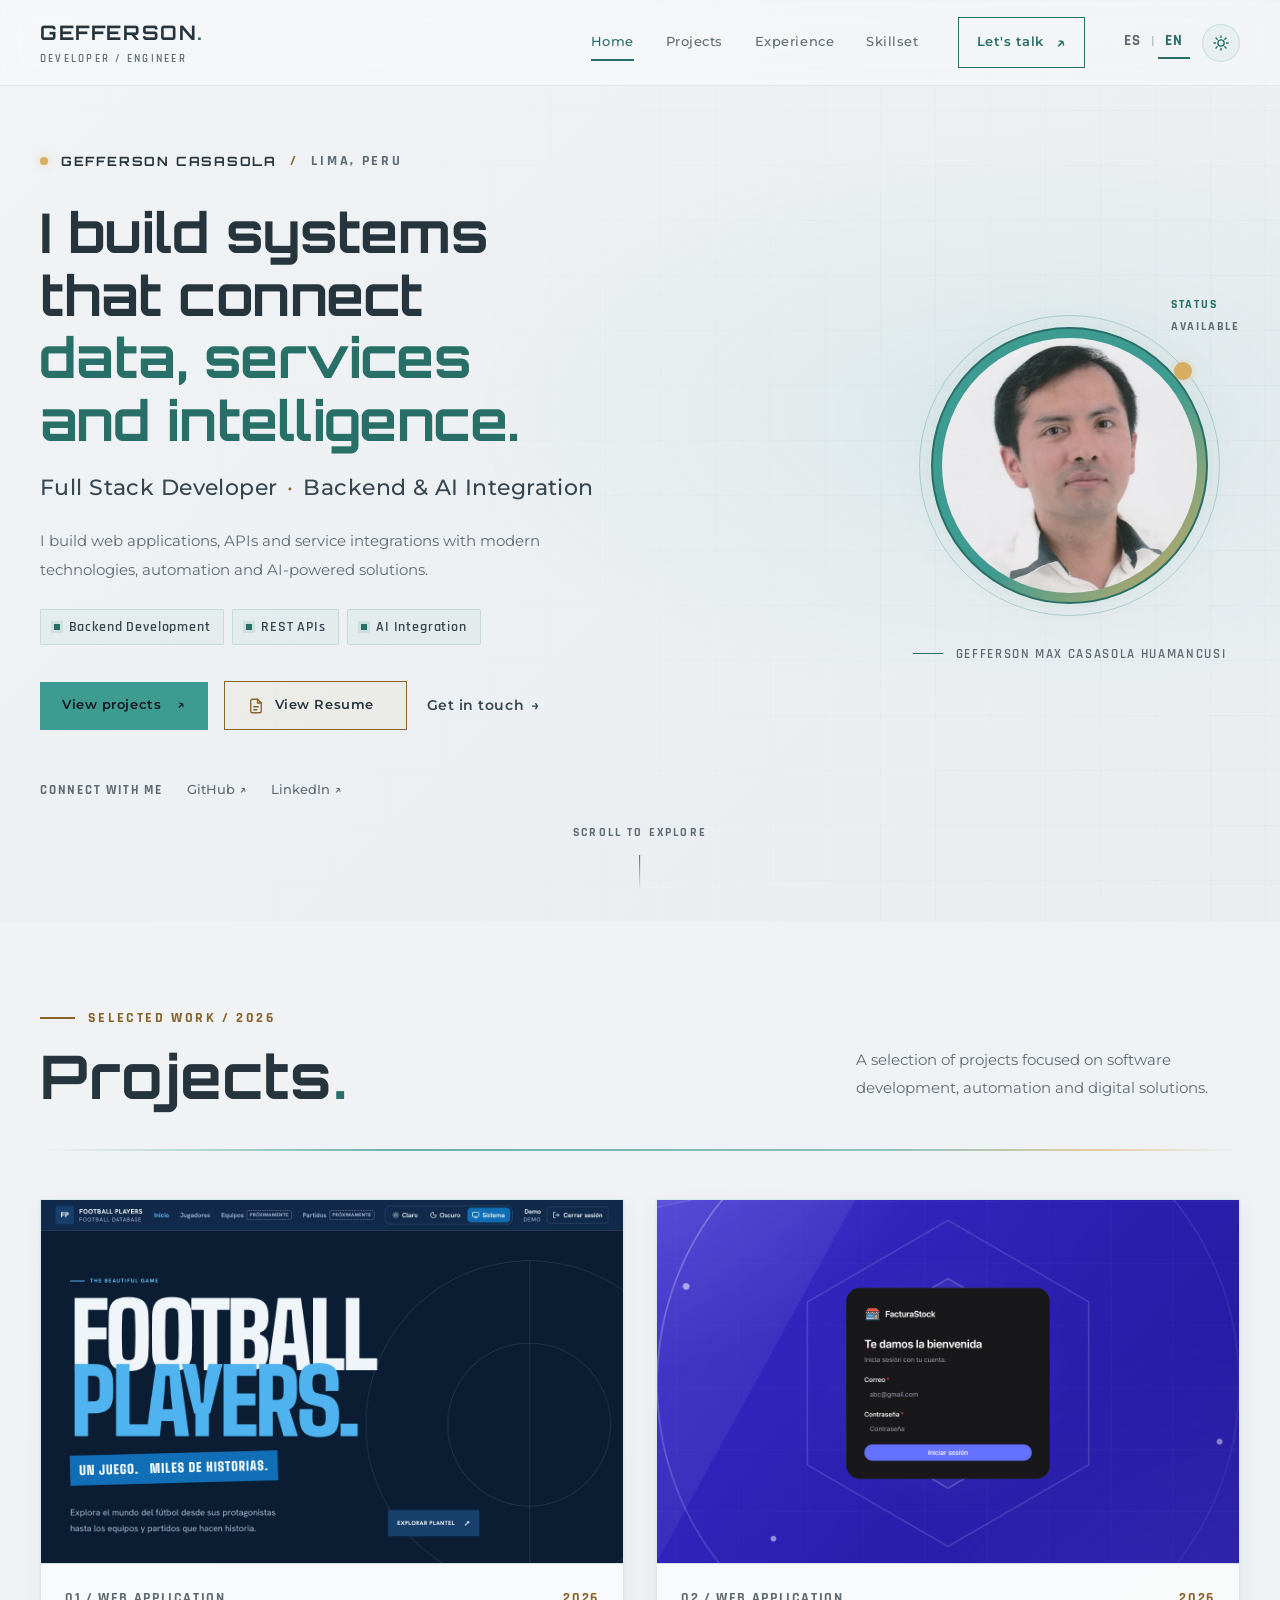
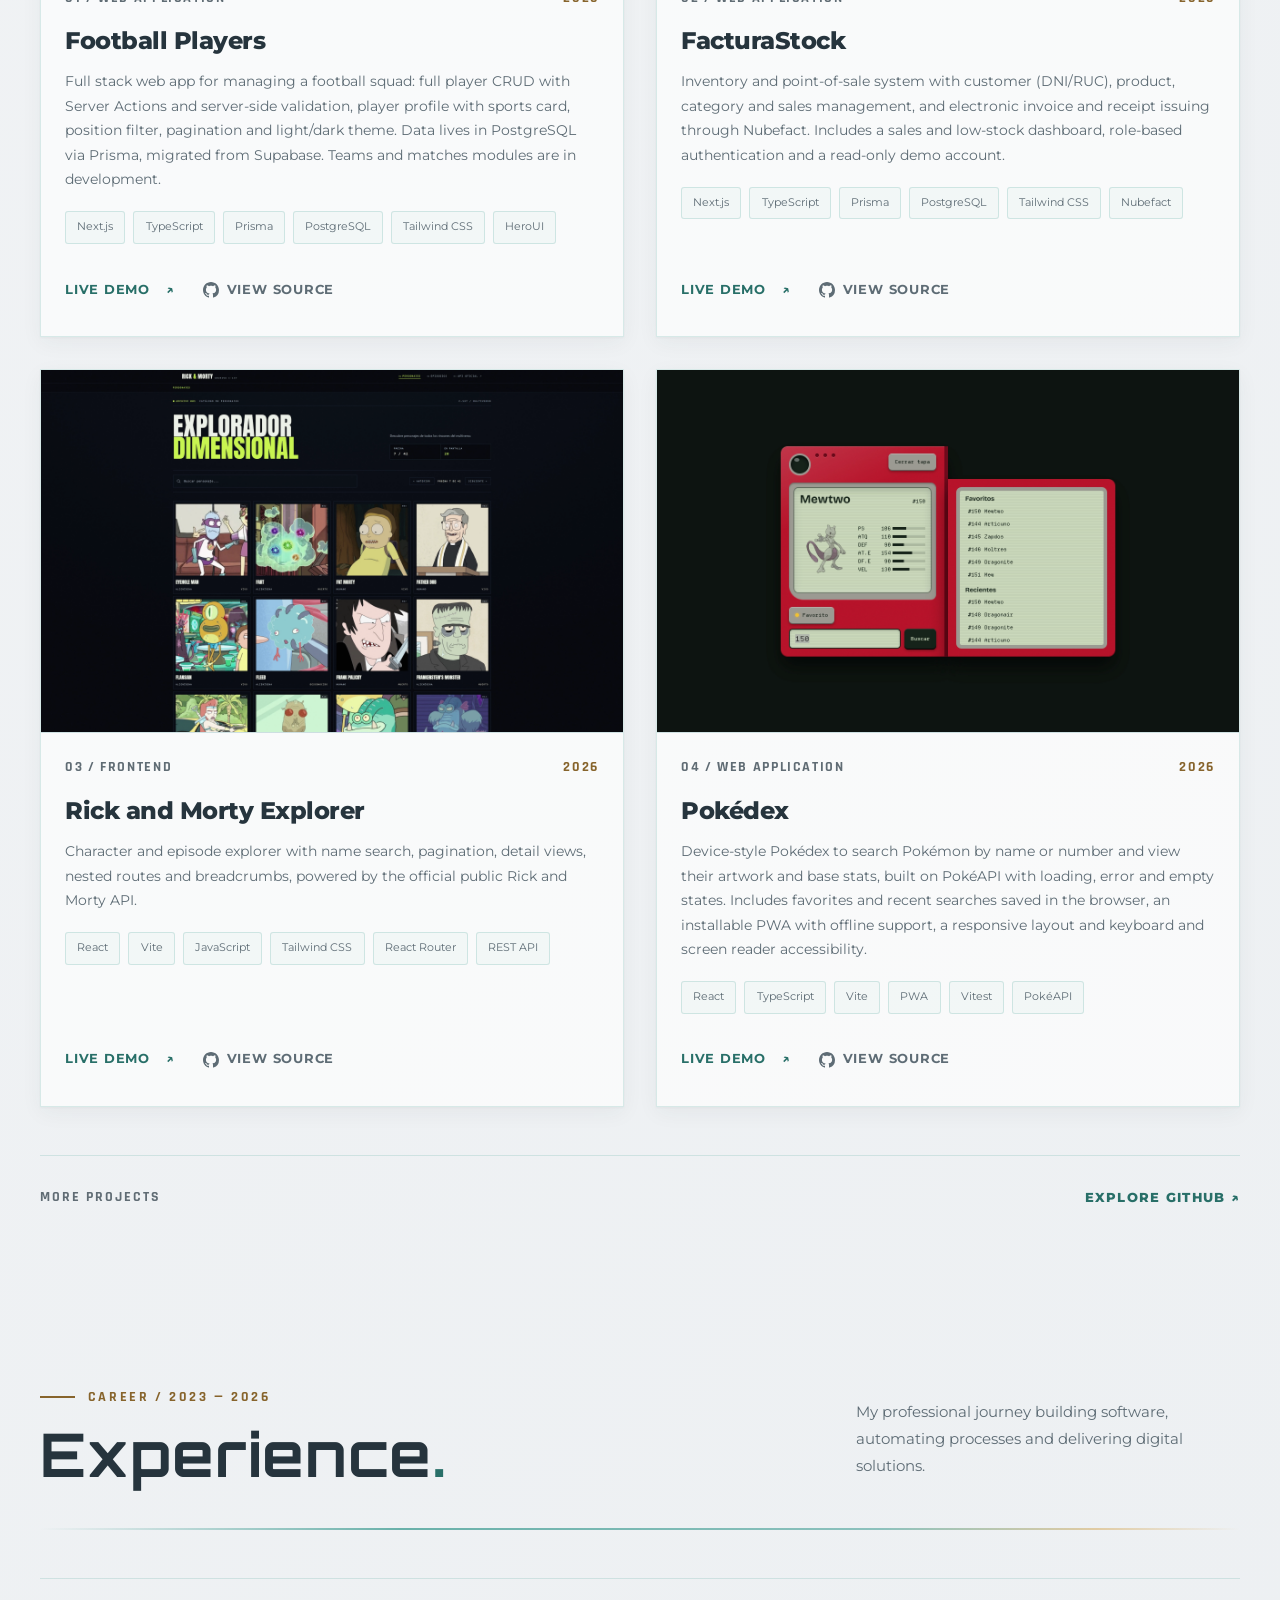
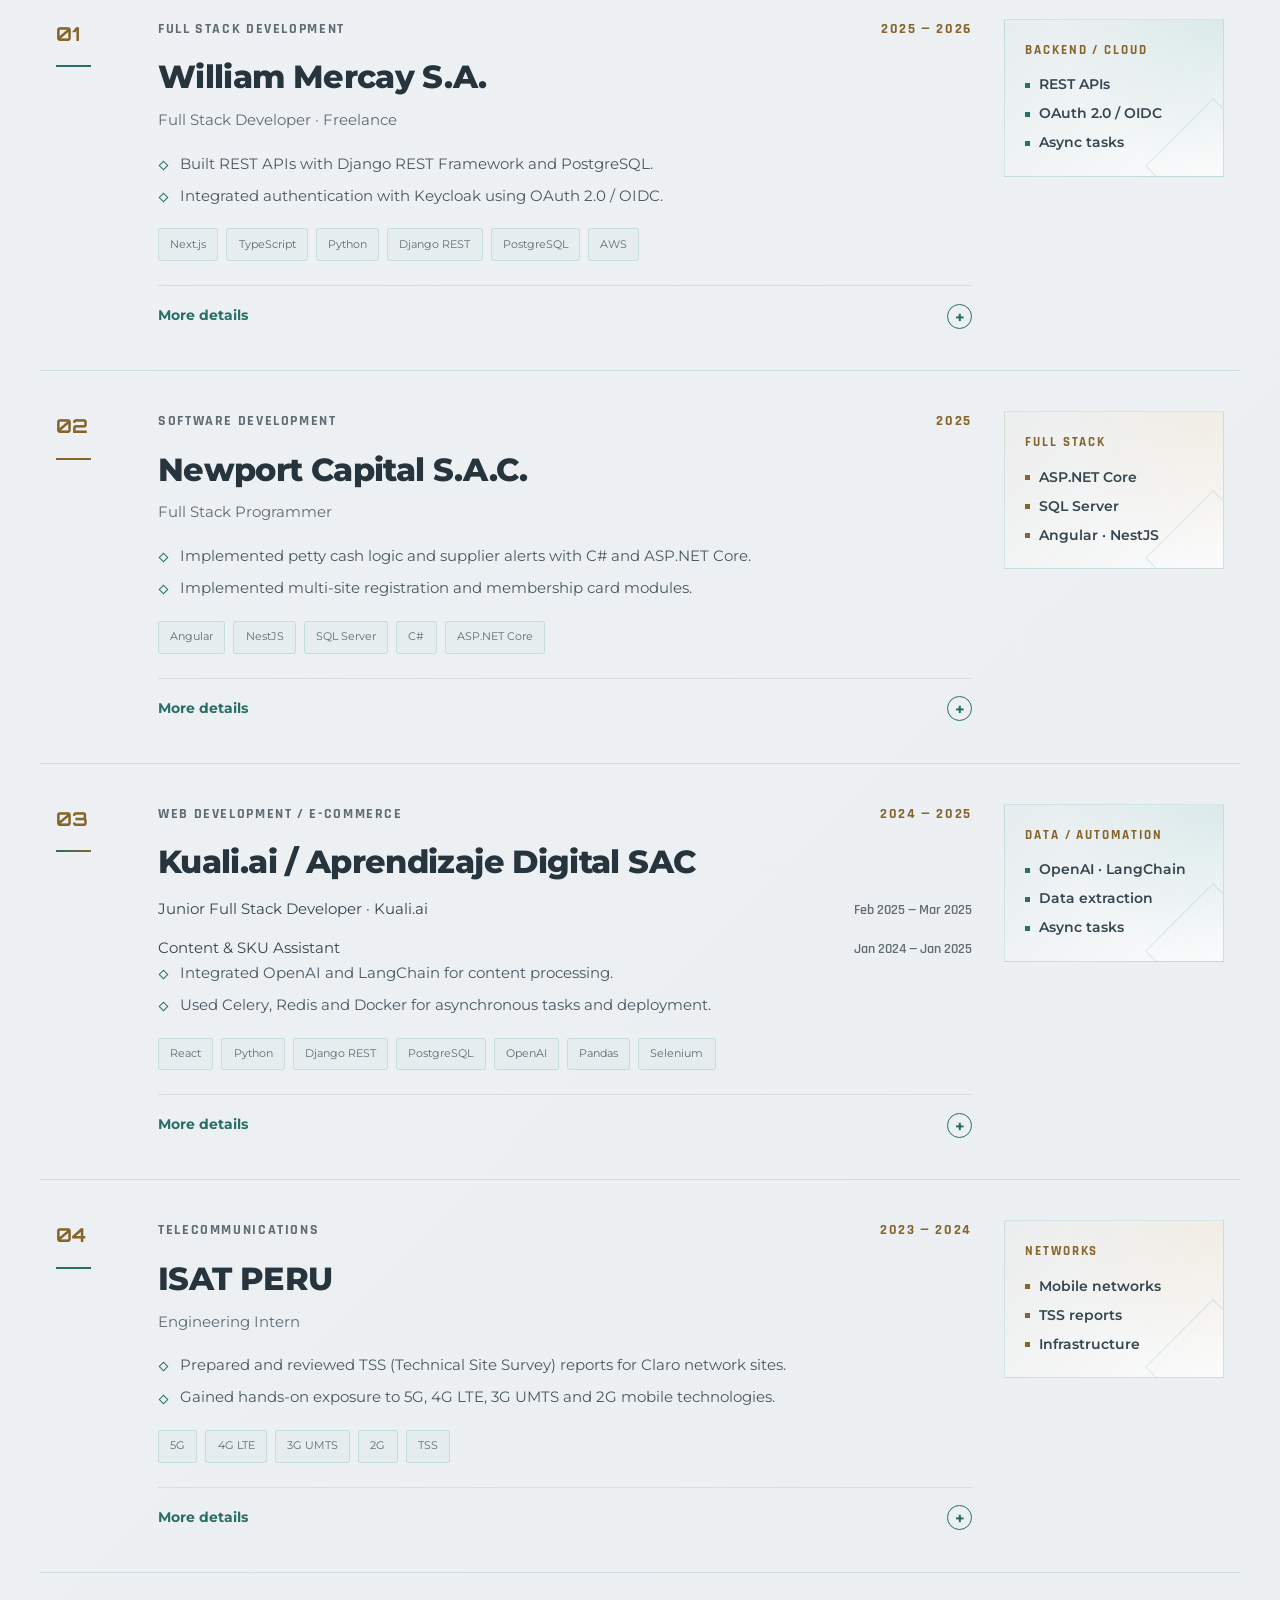
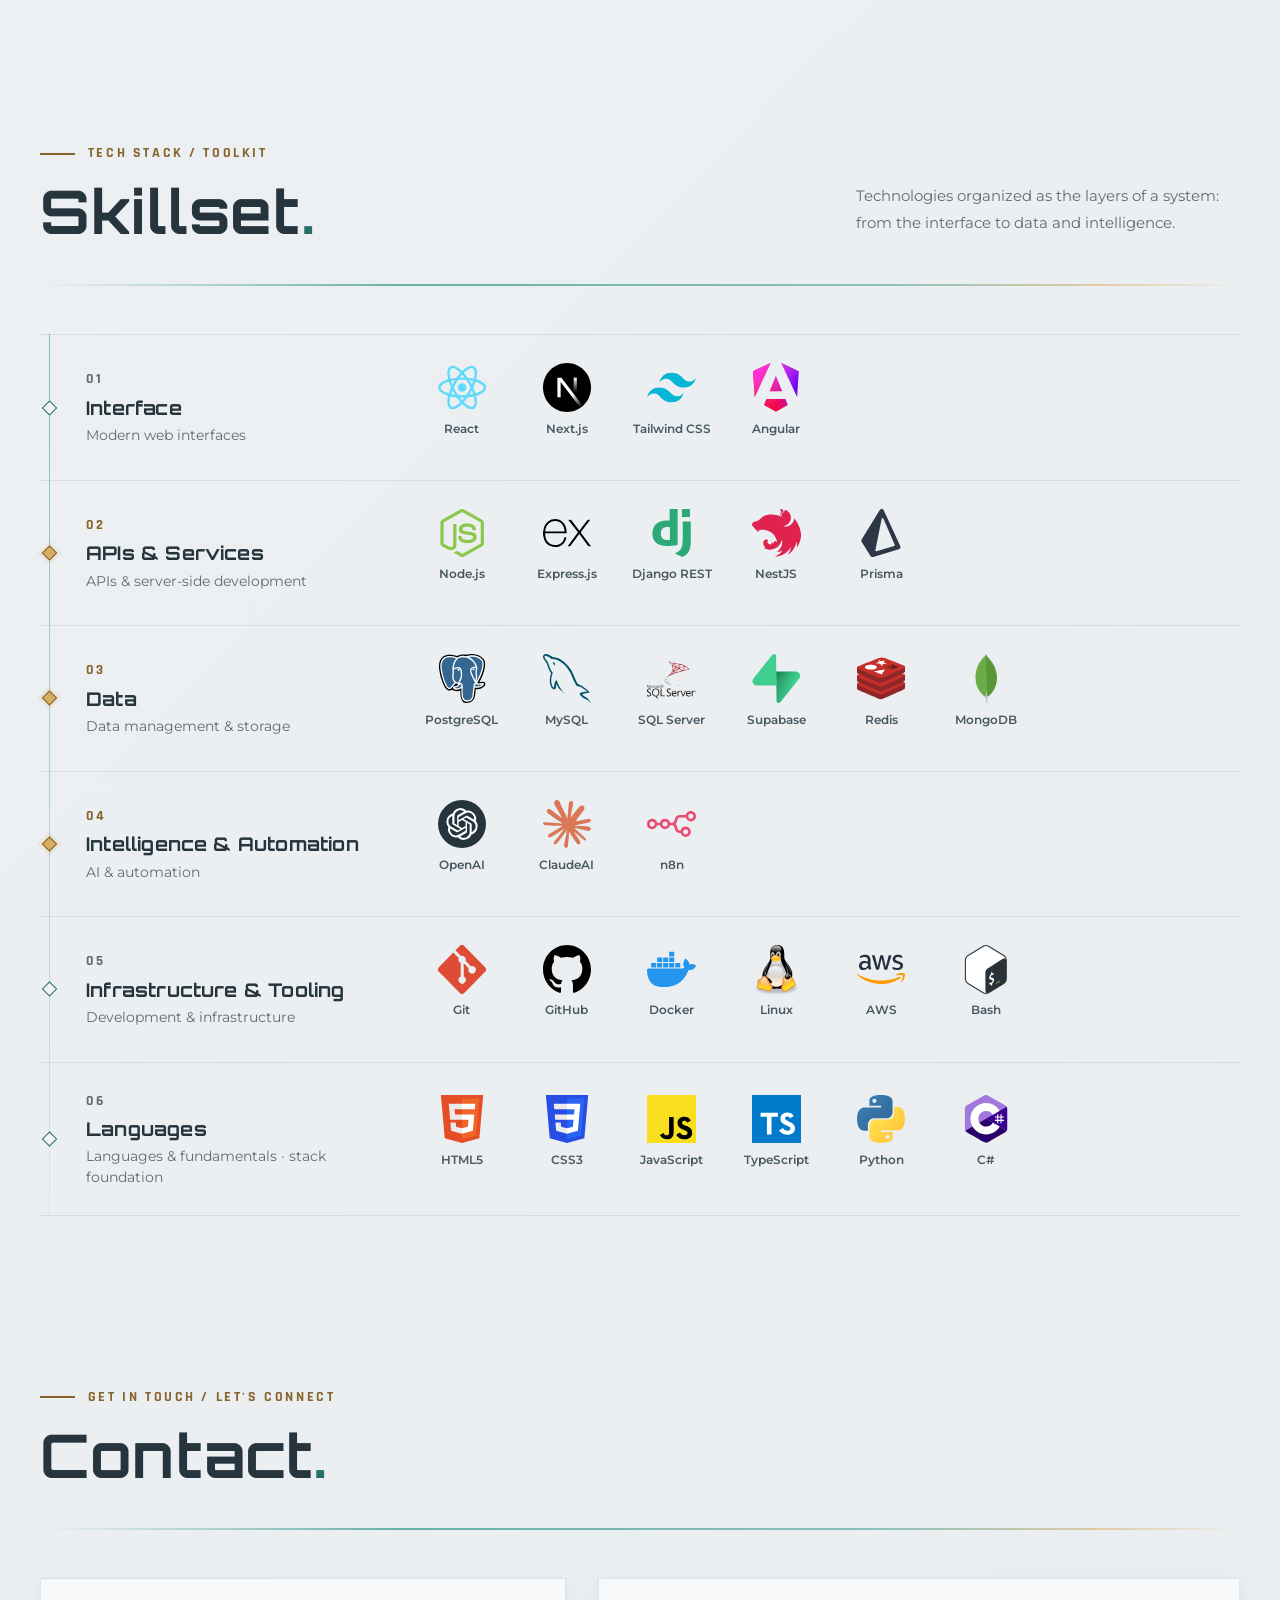
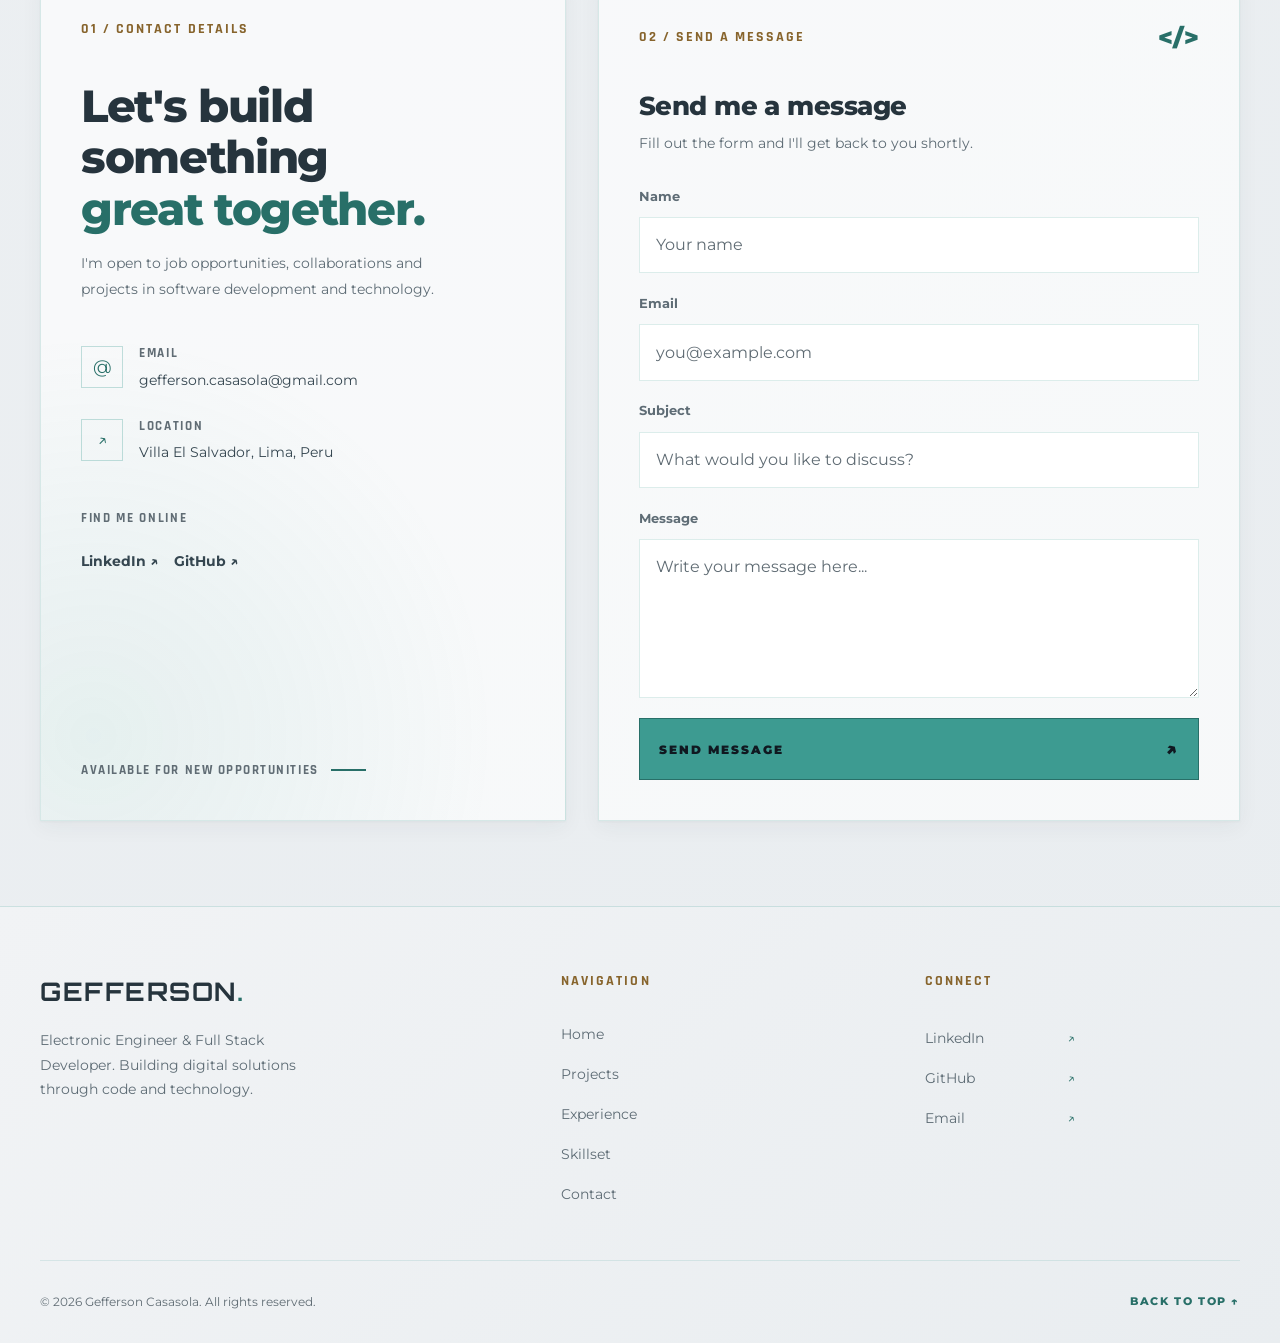
<file: en/index.html>
<!doctype html>
<html lang="en">
  <head>
    <meta charset="UTF-8" />
    <meta name="viewport" content="width=device-width, initial-scale=1.0" />
    <title>
      Gefferson Casasola | Electronic Engineer & Full Stack Developer
    </title>
    <meta
      name="description"
      content="Portfolio of Gefferson Casasola, Electronic Engineering graduate and Full Stack Developer building web applications, backend solutions, process automation and technology integrations."
    />
    <meta name="author" content="Gefferson Casasola" />
    <meta name="theme-color" content="#101820" />
    <meta name="color-scheme" content="dark light" />
    <!-- Theme: applied before the stylesheets paint (prevents a flash of the
         wrong theme). Saved choice > OS preference > dark (default). -->
    <script>
      (function () {
        var theme = "dark";
        try {
          var saved = localStorage.getItem("theme");
          if (saved === "light" || saved === "dark") theme = saved;
          else if (window.matchMedia("(prefers-color-scheme: light)").matches)
            theme = "light";
        } catch (e) {}
        document.documentElement.setAttribute("data-theme", theme);

        // Motion: enable scroll reveals only if allowed and supported.
        // Safety net: if reveal.js has not started within 3 s, show everything.
        var root = document.documentElement;
        if (
          "IntersectionObserver" in window &&
          !window.matchMedia("(prefers-reduced-motion: reduce)").matches
        ) {
          root.classList.add("motion");
          window.setTimeout(function () {
            if (!root.classList.contains("motion-ready"))
              root.classList.remove("motion");
          }, 3000);
        }
      })();
    </script>

    <!-- Canonical + language alternates -->
    <link rel="canonical" href="https://gefferson-portfolio.vercel.app/en/" />
    <link
      rel="alternate"
      hreflang="es"
      href="https://gefferson-portfolio.vercel.app/"
    />
    <link
      rel="alternate"
      hreflang="en"
      href="https://gefferson-portfolio.vercel.app/en/"
    />
    <link
      rel="alternate"
      hreflang="x-default"
      href="https://gefferson-portfolio.vercel.app/"
    />

    <!-- Open Graph / Social -->
    <meta property="og:type" content="website" />
    <meta
      property="og:url"
      content="https://gefferson-portfolio.vercel.app/en/"
    />
    <meta property="og:locale" content="en_US" />
    <meta property="og:locale:alternate" content="es_PE" />
    <meta property="og:site_name" content="Gefferson Casasola" />
    <meta
      property="og:title"
      content="Gefferson Casasola | Electronic Engineer & Full Stack Developer"
    />
    <meta
      property="og:description"
      content="Web applications, backend solutions, process automation and technology integrations."
    />
    <meta
      property="og:image"
      content="https://gefferson-portfolio.vercel.app/assets/img/og/og-en.jpg"
    />
    <meta property="og:image:width" content="1200" />
    <meta property="og:image:height" content="630" />
    <meta
      property="og:image:alt"
      content="Portfolio of Gefferson Casasola, Electronic Engineer and Full Stack Developer"
    />
    <meta name="twitter:card" content="summary_large_image" />

    <!-- Icons -->
    <link
      rel="icon"
      href="../assets/img/icons/favicon.svg"
      type="image/svg+xml"
    />
    <link
      rel="apple-touch-icon"
      href="../assets/img/icons/apple-touch-icon.png"
    />

    <!-- Fonts -->
    <link rel="preconnect" href="https://fonts.googleapis.com" />
    <link rel="preconnect" href="https://fonts.gstatic.com" crossorigin />
    <link
      rel="stylesheet"
      href="https://fonts.googleapis.com/css2?family=Montserrat:wght@400..800&family=Orbitron:wght@500..800&family=Rajdhani:wght@500;600;700&display=swap"
    />

    <!-- Styles (shared with the Spanish version) -->
    <link rel="stylesheet" href="../assets/css/main.css" />
    <link rel="stylesheet" href="../assets/css/fonts.css" />
    <link rel="stylesheet" href="../assets/css/sections.css" />
    <link rel="stylesheet" href="../assets/css/header.css" />
    <link rel="stylesheet" href="../assets/css/navbar.css" />
    <link rel="stylesheet" href="../assets/css/skillset.css" />
    <link rel="stylesheet" href="../assets/css/experience.css" />
    <link rel="stylesheet" href="../assets/css/portfolio.css" />
    <link rel="stylesheet" href="../assets/css/contact.css" />
    <link rel="stylesheet" href="../assets/css/footer.css" />

    <!-- Scripts (deferred: run after HTML parsing, in order) -->
    <script src="../assets/js/theme.js" defer></script>
    <script src="../assets/js/main.js" defer></script>
    <script src="../assets/js/reveal.js" defer></script>
    <script src="../assets/js/navbar.js" defer></script>
    <script src="../assets/js/contact.js" defer></script>

    <!-- Structured data -->
    <script type="application/ld+json">
      {
        "@context": "https://schema.org",
        "@type": "Person",
        "name": "Gefferson Max Casasola Huamancusi",
        "alternateName": "Gefferson Casasola",
        "jobTitle": "Full Stack Developer",
        "description": "Electronic Engineering graduate focused on building web applications, backend solutions, process automation and technology integrations.",
        "url": "https://gefferson-portfolio.vercel.app/en/",
        "image": "https://gefferson-portfolio.vercel.app/assets/img/icons/foto-perfil.webp",
        "email": "mailto:gefferson.casasola@gmail.com",
        "address": {
          "@type": "PostalAddress",
          "addressLocality": "Lima",
          "addressCountry": "PE"
        },
        "sameAs": [
          "https://github.com/Geffrerson7",
          "https://linkedin.com/in/gefferson-casasola"
        ]
      }
    </script>
  </head>
  <body>
    <!-- Shared inline icons (referenced with <use>) -->
    <svg
      width="0"
      height="0"
      style="position: absolute"
      aria-hidden="true"
      focusable="false"
    >
      <symbol id="icon-github" viewBox="0 0 16 16">
        <path
          fill="currentColor"
          d="M8 0C3.58 0 0 3.58 0 8c0 3.54 2.29 6.53 5.47 7.59.4.07.55-.17.55-.38 0-.19-.01-.82-.01-1.49-2.01.37-2.53-.49-2.69-.94-.09-.23-.48-.94-.82-1.13-.28-.15-.68-.52-.01-.53.63-.01 1.08.58 1.23.82.72 1.21 1.87.87 2.33.66.07-.52.28-.87.51-1.07-1.78-.2-3.64-.89-3.64-3.95 0-.87.31-1.59.82-2.15-.08-.2-.36-1.02.08-2.12 0 0 .67-.21 2.2.82.64-.18 1.32-.27 2-.27.68 0 1.36.09 2 .27 1.53-1.04 2.2-.82 2.2-.82.44 1.1.16 1.92.08 2.12.51.56.82 1.27.82 2.15 0 3.07-1.87 3.75-3.65 3.95.29.25.54.73.54 1.48 0 1.07-.01 1.93-.01 2.2 0 .21.15.46.55.38A8.01 8.01 0 0 0 16 8c0-4.42-3.58-8-8-8z"
        />
      </symbol>
      <symbol id="icon-resume" viewBox="0 0 24 24">
        <g
          fill="none"
          stroke="currentColor"
          stroke-width="1.8"
          stroke-linecap="round"
          stroke-linejoin="round"
        >
          <path
            d="M14 3H7a2 2 0 0 0-2 2v14a2 2 0 0 0 2 2h10a2 2 0 0 0 2-2V8z"
          />
          <path d="M14 3v5h5" />
          <path d="M9 13h6M9 17h4" />
        </g>
      </symbol>
      <symbol id="icon-sun" viewBox="0 0 24 24">
        <g
          fill="none"
          stroke="currentColor"
          stroke-width="1.8"
          stroke-linecap="round"
        >
          <circle cx="12" cy="12" r="4.2" />
          <path
            d="M12 2.5v2.2M12 19.3v2.2M2.5 12h2.2M19.3 12h2.2M5.3 5.3l1.6 1.6M17.1 17.1l1.6 1.6M5.3 18.7l1.6-1.6M17.1 6.9l1.6-1.6"
          />
        </g>
      </symbol>
      <symbol id="icon-moon" viewBox="0 0 24 24">
        <path
          fill="none"
          stroke="currentColor"
          stroke-width="1.8"
          stroke-linejoin="round"
          d="M20.2 14.6A8.5 8.5 0 0 1 9.4 3.8a8.5 8.5 0 1 0 10.8 10.8z"
        />
      </symbol>
    </svg>

    <a href="#main" class="skip-link">Skip to content</a>

    <header id="home" class="site-header">
      <!-- NAVBAR -->
      <nav id="navbar" class="navbar" aria-label="Main navigation">
        <div class="navbar-container">
          <a
            href="#home"
            class="navbar-brand"
            aria-label="Gefferson, back to top"
          >
            <span class="brand-name">GEFFERSON<span>.</span></span>
            <span class="brand-caption">DEVELOPER / ENGINEER</span>
          </a>

          <button
            class="navbar-toggle"
            id="navbar-toggle"
            type="button"
            aria-label="Open menu"
            aria-expanded="false"
            aria-controls="navbar-menu"
            data-label-open="Open menu"
            data-label-close="Close menu"
          >
            <span aria-hidden="true"></span>
            <span aria-hidden="true"></span>
          </button>

          <div class="navbar-menu" id="navbar-menu">
            <ul class="navbar-links">
              <li>
                <a href="#home" class="nav-link active" aria-current="true"
                  >Home</a
                >
              </li>
              <li><a href="#portfolio" class="nav-link">Projects</a></li>
              <li><a href="#experience" class="nav-link">Experience</a></li>
              <li><a href="#skillset" class="nav-link">Skillset</a></li>
            </ul>

            <a href="#contact" class="navbar-contact">
              Let's talk <span aria-hidden="true">↗</span>
            </a>
          </div>

          <div class="navbar-tools">
            <div class="lang-switch" role="group" aria-label="Language">
              <a
                href="../"
                class="lang-link"
                hreflang="es"
                lang="es"
                aria-label="Versión en español"
                >ES</a
              >
              <span aria-hidden="true">|</span>
              <a
                href="./"
                class="lang-link active"
                hreflang="en"
                lang="en"
                aria-current="true"
                aria-label="English (current language)"
                >EN</a
              >
            </div>

            <button
              class="theme-toggle"
              id="theme-toggle"
              type="button"
              aria-label="Light mode"
              aria-pressed="false"
              title="Switch between light and dark mode"
            >
              <svg class="icon-moon" aria-hidden="true" focusable="false">
                <use href="#icon-moon" />
              </svg>
              <svg class="icon-sun" aria-hidden="true" focusable="false">
                <use href="#icon-sun" />
              </svg>
            </button>
          </div>
        </div>
      </nav>

      <!-- HERO -->
      <div class="hero">
        <div class="hero-container">
          <div class="hero-content">
            <p class="hero-eyebrow" data-hero style="--hero-step: 0">
              <span class="hero-indicator" aria-hidden="true"></span>
              <span class="hero-name">Gefferson Casasola</span>
              <span class="hero-eyebrow-sep" aria-hidden="true">/</span>
              <span>Lima, Peru</span>
            </p>

            <h1 class="hero-title" data-hero="text" style="--hero-step: 1">
              I build systems that connect
              <span>data, services and intelligence.</span>
            </h1>

            <p class="hero-subtitle" data-hero="text" style="--hero-step: 2">
              Full Stack Developer
              <span aria-hidden="true">·</span>
              Backend &amp; AI Integration
            </p>

            <p class="hero-description" data-hero="text" style="--hero-step: 3">
              I build web applications, APIs and service integrations with
              modern technologies, automation and AI-powered solutions.
            </p>

            <ul
              class="hero-tags"
              aria-label="Focus areas"
              data-hero
              style="--hero-step: 4"
            >
              <li>Backend Development</li>
              <li>REST APIs</li>
              <li>AI Integration</li>
            </ul>

            <div class="hero-actions" data-hero style="--hero-step: 5">
              <a href="#portfolio" class="hero-button hero-button-primary">
                View projects <span aria-hidden="true">↗</span>
              </a>

              <a
                href="https://rxresu.me/gcasasolah/cvgef"
                class="hero-button hero-button-cv"
                target="_blank"
                rel="noopener noreferrer"
              >
                <svg aria-hidden="true" focusable="false">
                  <use href="#icon-resume" />
                </svg>
                View Resume<span class="sr-only"> (opens in a new tab)</span>
              </a>

              <a href="#contact" class="hero-link">
                Get in touch <span aria-hidden="true">→</span>
              </a>
            </div>

            <div class="hero-socials" data-hero style="--hero-step: 6">
              <span>CONNECT WITH ME</span>

              <a
                href="https://github.com/Geffrerson7"
                target="_blank"
                rel="noopener noreferrer"
                aria-label="GitHub (opens in a new tab)"
              >
                GitHub <span aria-hidden="true">↗</span>
              </a>

              <a
                href="https://linkedin.com/in/gefferson-casasola"
                target="_blank"
                rel="noopener noreferrer"
                aria-label="LinkedIn (opens in a new tab)"
              >
                LinkedIn <span aria-hidden="true">↗</span>
              </a>
            </div>
          </div>

          <!-- PROFILE IMAGE -->
          <figure class="hero-visual" data-hero style="--hero-step: 3">
            <div class="hero-figure">
              <div class="hero-image-frame">
                <img
                  src="../assets/img/icons/foto-perfil.webp"
                  alt="Photo of Gefferson Casasola"
                  class="hero-profile-image"
                  width="640"
                  height="640"
                  fetchpriority="high"
                  decoding="async"
                />
              </div>

              <div
                class="hero-decoration hero-decoration-top"
                aria-hidden="true"
              >
                <span>STATUS</span>
                <span>AVAILABLE</span>
              </div>
            </div>

            <figcaption class="hero-image-label">
              <span class="hero-label-line" aria-hidden="true"></span>
              <span>GEFFERSON MAX CASASOLA HUAMANCUSI</span>
            </figcaption>
          </figure>
        </div>

        <a href="#portfolio" class="hero-scroll">
          <span>SCROLL TO EXPLORE</span>
          <span class="hero-scroll-line" aria-hidden="true"></span>
        </a>
      </div>
    </header>

    <main id="main">
      <!-- ========== PROJECTS ========== -->
      <section id="portfolio" aria-labelledby="portfolio-title">
        <div class="section-container">
          <div class="section-header">
            <div class="section-heading" data-reveal>
              <span class="section-eyebrow">
                <span class="eyebrow-line" aria-hidden="true"></span>
                SELECTED WORK / 2026
              </span>
              <h2 class="section-title" id="portfolio-title">
                Projects<span>.</span>
              </h2>
            </div>

            <p class="section-description" data-reveal="fade">
              A selection of projects focused on software development,
              automation and digital solutions.
            </p>
          </div>

          <hr class="section-divider" data-reveal="line" />

          <div class="portfolio-grid" data-reveal-group>
            <!-- PROJECT 01 -->
            <article class="portfolio-card" data-reveal>
              <a
                href="https://football-players-xi.vercel.app/"
                target="_blank"
                rel="noopener noreferrer"
                class="portfolio-image"
                tabindex="-1"
                aria-hidden="true"
              >
                <img
                  src="../assets/img/portfolio/football-players-app.webp"
                  alt=""
                  width="960"
                  height="600"
                  loading="lazy"
                  decoding="async"
                />
                <span class="portfolio-view">VIEW PROJECT ↗</span>
              </a>

              <div class="portfolio-info">
                <div class="portfolio-meta">
                  <span>01 / WEB APPLICATION</span>
                  <span>2026</span>
                </div>

                <h3>Football Players</h3>

                <p>
                  Full stack web app for managing a football squad: full player
                  CRUD with Server Actions and server-side validation, player
                  profile with sports card, position filter, pagination and
                  light/dark theme. Data lives in PostgreSQL via Prisma,
                  migrated from Supabase. Teams and matches modules are in
                  development.
                </p>

                <ul class="portfolio-tags" aria-label="Technologies">
                  <li>Next.js</li>
                  <li>TypeScript</li>
                  <li>Prisma</li>
                  <li>PostgreSQL</li>
                  <li>Tailwind CSS</li>
                  <li>HeroUI</li>
                </ul>

                <div class="portfolio-links">
                  <a
                    href="https://football-players-xi.vercel.app/"
                    target="_blank"
                    rel="noopener noreferrer"
                    class="portfolio-link"
                  >
                    Live demo<span class="sr-only"
                      >: Football Players (opens in a new tab)</span
                    >
                    <span aria-hidden="true">↗</span>
                  </a>

                  <a
                    href="https://github.com/Geffrerson7/football-players"
                    target="_blank"
                    rel="noopener noreferrer"
                    class="portfolio-link portfolio-link-source"
                  >
                    <svg aria-hidden="true" focusable="false">
                      <use href="#icon-github" />
                    </svg>
                    View source<span class="sr-only"
                      >: Football Players repository on GitHub (opens in a new
                      tab)</span
                    >
                  </a>
                </div>
              </div>
            </article>

            <!-- PROJECT 02 -->
            <article class="portfolio-card" data-reveal>
              <a
                href="https://factura-stock.vercel.app/"
                target="_blank"
                rel="noopener noreferrer"
                class="portfolio-image"
                tabindex="-1"
                aria-hidden="true"
              >
                <img
                  src="../assets/img/portfolio/factura-stock-app.webp"
                  alt=""
                  width="960"
                  height="600"
                  loading="lazy"
                  decoding="async"
                />
                <span class="portfolio-view">VIEW PROJECT ↗</span>
              </a>

              <div class="portfolio-info">
                <div class="portfolio-meta">
                  <span>02 / WEB APPLICATION</span>
                  <span>2026</span>
                </div>

                <h3>FacturaStock</h3>

                <p>
                  Inventory and point-of-sale system with customer (DNI/RUC),
                  product, category and sales management, and electronic
                  invoice and receipt issuing through Nubefact. Includes a
                  sales and low-stock dashboard, role-based authentication and
                  a read-only demo account.
                </p>

                <ul class="portfolio-tags" aria-label="Technologies">
                  <li>Next.js</li>
                  <li>TypeScript</li>
                  <li>Prisma</li>
                  <li>PostgreSQL</li>
                  <li>Tailwind CSS</li>
                  <li>Nubefact</li>
                </ul>

                <div class="portfolio-links">
                  <a
                    href="https://factura-stock.vercel.app/"
                    target="_blank"
                    rel="noopener noreferrer"
                    class="portfolio-link"
                  >
                    Live demo<span class="sr-only"
                      >: FacturaStock (opens in a new tab)</span
                    >
                    <span aria-hidden="true">↗</span>
                  </a>

                  <a
                    href="https://github.com/Geffrerson7/FacturaStock"
                    target="_blank"
                    rel="noopener noreferrer"
                    class="portfolio-link portfolio-link-source"
                  >
                    <svg aria-hidden="true" focusable="false">
                      <use href="#icon-github" />
                    </svg>
                    View source<span class="sr-only"
                      >: FacturaStock repository on GitHub (opens in a new
                      tab)</span
                    >
                  </a>
                </div>
              </div>
            </article>

            <!-- PROJECT 03 -->
            <article class="portfolio-card" data-reveal>
              <a
                href="https://rick-and-morty-app-pink.vercel.app/"
                target="_blank"
                rel="noopener noreferrer"
                class="portfolio-image"
                tabindex="-1"
                aria-hidden="true"
              >
                <img
                  src="../assets/img/portfolio/rick-and-morty-app.webp"
                  alt=""
                  width="960"
                  height="600"
                  loading="lazy"
                  decoding="async"
                />
                <span class="portfolio-view">VIEW PROJECT ↗</span>
              </a>

              <div class="portfolio-info">
                <div class="portfolio-meta">
                  <span>03 / FRONTEND</span>
                  <span>2026</span>
                </div>

                <h3>Rick and Morty Explorer</h3>

                <p>
                  Character and episode explorer with name search, pagination,
                  detail views, nested routes and breadcrumbs, powered by the
                  official public Rick and Morty API.
                </p>

                <ul class="portfolio-tags" aria-label="Technologies">
                  <li>React</li>
                  <li>Vite</li>
                  <li>JavaScript</li>
                  <li>Tailwind CSS</li>
                  <li>React Router</li>
                  <li>REST API</li>
                </ul>

                <div class="portfolio-links">
                  <a
                    href="https://rick-and-morty-app-pink.vercel.app/"
                    target="_blank"
                    rel="noopener noreferrer"
                    class="portfolio-link"
                  >
                    Live demo<span class="sr-only"
                      >: Rick and Morty Explorer (opens in a new tab)</span
                    >
                    <span aria-hidden="true">↗</span>
                  </a>

                  <a
                    href="https://github.com/Geffrerson7/rick-and-morty-app"
                    target="_blank"
                    rel="noopener noreferrer"
                    class="portfolio-link portfolio-link-source"
                  >
                    <svg aria-hidden="true" focusable="false">
                      <use href="#icon-github" />
                    </svg>
                    View source<span class="sr-only"
                      >: Rick and Morty Explorer repository on GitHub (opens in
                      a new tab)</span
                    >
                  </a>
                </div>
              </div>
            </article>

            <!-- PROJECT 04 -->
            <article class="portfolio-card" data-reveal>
              <a
                href="https://pokedex-device-two.vercel.app/"
                target="_blank"
                rel="noopener noreferrer"
                class="portfolio-image"
                tabindex="-1"
                aria-hidden="true"
              >
                <img
                  src="../assets/img/portfolio/pokedex-device-app.webp"
                  alt=""
                  width="960"
                  height="600"
                  loading="lazy"
                  decoding="async"
                />
                <span class="portfolio-view">VIEW PROJECT ↗</span>
              </a>

              <div class="portfolio-info">
                <div class="portfolio-meta">
                  <span>04 / WEB APPLICATION</span>
                  <span>2026</span>
                </div>

                <h3>Pokédex</h3>

                <p>
                  Device-style Pokédex to search Pokémon by name or number and
                  view their artwork and base stats, built on PokéAPI with
                  loading, error and empty states. Includes favorites and recent
                  searches saved in the browser, an installable PWA with offline
                  support, a responsive layout and keyboard and screen reader
                  accessibility.
                </p>

                <ul class="portfolio-tags" aria-label="Technologies">
                  <li>React</li>
                  <li>TypeScript</li>
                  <li>Vite</li>
                  <li>PWA</li>
                  <li>Vitest</li>
                  <li>PokéAPI</li>
                </ul>

                <div class="portfolio-links">
                  <a
                    href="https://pokedex-device-two.vercel.app/"
                    target="_blank"
                    rel="noopener noreferrer"
                    class="portfolio-link"
                  >
                    Live demo<span class="sr-only"
                      >: Pokédex (opens in a new tab)</span
                    >
                    <span aria-hidden="true">↗</span>
                  </a>

                  <a
                    href="https://github.com/Geffrerson7/pokedex-device"
                    target="_blank"
                    rel="noopener noreferrer"
                    class="portfolio-link portfolio-link-source"
                  >
                    <svg aria-hidden="true" focusable="false">
                      <use href="#icon-github" />
                    </svg>
                    View source<span class="sr-only"
                      >: Pokédex repository on GitHub (opens in a new tab)</span
                    >
                  </a>
                </div>
              </div>
            </article>
          </div>

          <div class="portfolio-footer" data-reveal="fade">
            <span>MORE PROJECTS</span>
            <a
              href="https://github.com/Geffrerson7"
              target="_blank"
              rel="noopener noreferrer"
            >
              EXPLORE GITHUB<span class="sr-only"> (opens in a new tab)</span>
              <span aria-hidden="true">↗</span>
            </a>
          </div>
        </div>
      </section>

      <!-- ========== EXPERIENCE ========== -->
      <section id="experience" aria-labelledby="experience-title">
        <div class="section-container">
          <div class="section-header">
            <div class="section-heading" data-reveal>
              <span class="section-eyebrow">
                <span class="eyebrow-line" aria-hidden="true"></span>
                CAREER / 2023 — 2026
              </span>
              <h2 class="section-title" id="experience-title">
                Experience<span>.</span>
              </h2>
            </div>

            <p class="section-description" data-reveal="fade">
              My professional journey building software, automating processes
              and delivering digital solutions.
            </p>
          </div>

          <hr class="section-divider" data-reveal="line" />

          <div class="experience-list" data-reveal-group>
            <article class="experience-card" data-reveal>
              <div class="experience-index" aria-hidden="true">
                <span>01</span>
                <div class="experience-decoration decoration-one"></div>
              </div>

              <div class="experience-main">
                <div class="experience-meta">
                  <span>FULL STACK DEVELOPMENT</span>
                  <span>2025 — 2026</span>
                </div>

                <h3>William Mercay S.A.</h3>
                <p class="experience-role">Full Stack Developer · Freelance</p>

                <ul
                  class="experience-highlights"
                  aria-label="Key technical achievements"
                >
                  <li>
                    Built REST APIs with Django REST Framework and PostgreSQL.
                  </li>
                  <li>
                    Integrated authentication with Keycloak using OAuth 2.0 /
                    OIDC.
                  </li>
                </ul>

                <ul class="experience-tags" aria-label="Technologies">
                  <li>Next.js</li>
                  <li>TypeScript</li>
                  <li>Python</li>
                  <li>Django REST</li>
                  <li>PostgreSQL</li>
                  <li>AWS</li>
                </ul>

                <details class="experience-details">
                  <summary>
                    <span
                      >More details<span class="sr-only">
                        for William Mercay S.A.</span
                      ></span
                    >
                    <span class="details-icon" aria-hidden="true">+</span>
                  </summary>

                  <div class="experience-description">
                    <ul>
                      <li>
                        Developed web applications for legal and accounting
                        consulting services.
                      </li>
                      <li>
                        Set up asynchronous task processing with Celery and
                        Redis.
                      </li>
                      <li>
                        Used Docker and AWS services for the development
                        environment.
                      </li>
                    </ul>
                  </div>
                </details>
              </div>

              <aside
                class="experience-focus visual-one"
                aria-label="Technical focus: William Mercay S.A."
              >
                <span class="experience-focus-area">BACKEND / CLOUD</span>
                <ul>
                  <li>REST APIs</li>
                  <li>OAuth 2.0 / OIDC</li>
                  <li>Async tasks</li>
                </ul>
              </aside>
            </article>

            <article class="experience-card" data-reveal>
              <div class="experience-index" aria-hidden="true">
                <span>02</span>
                <div class="experience-decoration decoration-two"></div>
              </div>

              <div class="experience-main">
                <div class="experience-meta">
                  <span>SOFTWARE DEVELOPMENT</span>
                  <span>2025</span>
                </div>

                <h3>Newport Capital S.A.C.</h3>
                <p class="experience-role">Full Stack Programmer</p>

                <ul
                  class="experience-highlights"
                  aria-label="Key technical achievements"
                >
                  <li>
                    Implemented petty cash logic and supplier alerts with C# and
                    ASP.NET Core.
                  </li>
                  <li>
                    Implemented multi-site registration and membership card
                    modules.
                  </li>
                </ul>

                <ul class="experience-tags" aria-label="Technologies">
                  <li>Angular</li>
                  <li>NestJS</li>
                  <li>SQL Server</li>
                  <li>C#</li>
                  <li>ASP.NET Core</li>
                </ul>

                <details class="experience-details">
                  <summary>
                    <span
                      >More details<span class="sr-only">
                        for Newport Capital S.A.C.</span
                      ></span
                    >
                    <span class="details-icon" aria-hidden="true">+</span>
                  </summary>

                  <div class="experience-description">
                    <ul>
                      <li>
                        Developed and maintained features for a casino
                        management platform.
                      </li>
                      <li>Built features for meal-planning templates.</li>
                      <li>Managed data and queries with SQL Server.</li>
                    </ul>
                  </div>
                </details>
              </div>

              <aside
                class="experience-focus visual-two"
                aria-label="Technical focus: Newport Capital S.A.C."
              >
                <span class="experience-focus-area">FULL STACK</span>
                <ul>
                  <li>ASP.NET Core</li>
                  <li>SQL Server</li>
                  <li>Angular · NestJS</li>
                </ul>
              </aside>
            </article>

            <article class="experience-card" data-reveal>
              <div class="experience-index" aria-hidden="true">
                <span>03</span>
                <div class="experience-decoration decoration-three"></div>
              </div>

              <div class="experience-main">
                <div class="experience-meta">
                  <span>WEB DEVELOPMENT / E-COMMERCE</span>
                  <span>2024 — 2025</span>
                </div>

                <h3>Kuali.ai / Aprendizaje Digital SAC</h3>
                <div class="experience-position">
                  <p class="experience-role">
                    Junior Full Stack Developer · Kuali.ai
                  </p>
                  <span>Feb 2025 — Mar 2025</span>
                </div>
                <div class="experience-position">
                  <p class="experience-role">Content & SKU Assistant</p>
                  <span>Jan 2024 — Jan 2025</span>
                </div>

                <ul
                  class="experience-highlights"
                  aria-label="Key technical achievements"
                >
                  <li>
                    Integrated OpenAI and LangChain for content processing.
                  </li>
                  <li>
                    Used Celery, Redis and Docker for asynchronous tasks and
                    deployment.
                  </li>
                </ul>

                <ul class="experience-tags" aria-label="Technologies">
                  <li>React</li>
                  <li>Python</li>
                  <li>Django REST</li>
                  <li>PostgreSQL</li>
                  <li>OpenAI</li>
                  <li>Pandas</li>
                  <li>Selenium</li>
                </ul>

                <details class="experience-details">
                  <summary>
                    <span
                      >More details<span class="sr-only">
                        for Kuali.ai / Aprendizaje Digital SAC</span
                      ></span
                    >
                    <span class="details-icon" aria-hidden="true">+</span>
                  </summary>

                  <div class="experience-description">
                    <strong>Junior Full Stack Developer — Kuali.ai</strong>
                    <ul>
                      <li>
                        Developed a web application to automate content and SKU
                        management workflows.
                      </li>
                      <li>
                        Implemented features with React, Django REST Framework
                        and PostgreSQL.
                      </li>
                    </ul>
                    <strong
                      >Content & SKU Assistant — Aprendizaje Digital SAC</strong
                    >
                    <ul>
                      <li>Managed and updated product catalogs in VTEX.</li>
                      <li>
                        Automated data extraction and processing tasks with
                        Python, Selenium and BeautifulSoup.
                      </li>
                      <li>
                        Generated Excel templates for bulk product imports using
                        Pandas.
                      </li>
                      <li>
                        Validated product attributes and performed data quality
                        checks.
                      </li>
                    </ul>
                  </div>
                </details>
              </div>

              <aside
                class="experience-focus visual-three"
                aria-label="Technical focus: Kuali.ai / Aprendizaje Digital SAC"
              >
                <span class="experience-focus-area">DATA / AUTOMATION</span>
                <ul>
                  <li>OpenAI · LangChain</li>
                  <li>Data extraction</li>
                  <li>Async tasks</li>
                </ul>
              </aside>
            </article>

            <article class="experience-card" data-reveal>
              <div class="experience-index" aria-hidden="true">
                <span>04</span>
                <div class="experience-decoration decoration-four"></div>
              </div>

              <div class="experience-main">
                <div class="experience-meta">
                  <span>TELECOMMUNICATIONS</span>
                  <span>2023 — 2024</span>
                </div>

                <h3>ISAT PERU</h3>
                <p class="experience-role">Engineering Intern</p>

                <ul
                  class="experience-highlights"
                  aria-label="Key technical achievements"
                >
                  <li>
                    Prepared and reviewed TSS (Technical Site Survey) reports
                    for Claro network sites.
                  </li>
                  <li>
                    Gained hands-on exposure to 5G, 4G LTE, 3G UMTS and 2G
                    mobile technologies.
                  </li>
                </ul>

                <ul class="experience-tags" aria-label="Technologies">
                  <li>5G</li>
                  <li>4G LTE</li>
                  <li>3G UMTS</li>
                  <li>2G</li>
                  <li>TSS</li>
                </ul>

                <details class="experience-details">
                  <summary>
                    <span
                      >More details<span class="sr-only">
                        for ISAT PERU</span
                      ></span
                    >
                    <span class="details-icon" aria-hidden="true">+</span>
                  </summary>

                  <div class="experience-description">
                    <ul>
                      <li>
                        Supported activities related to telecommunications
                        infrastructure.
                      </li>
                    </ul>
                  </div>
                </details>
              </div>

              <aside
                class="experience-focus visual-four"
                aria-label="Technical focus: ISAT PERU"
              >
                <span class="experience-focus-area">NETWORKS</span>
                <ul>
                  <li>Mobile networks</li>
                  <li>TSS reports</li>
                  <li>Infrastructure</li>
                </ul>
              </aside>
            </article>
          </div>
        </div>
      </section>

      <!-- ========== SKILLS ========== -->
      <section
        id="skillset"
        class="skillset-section"
        aria-labelledby="skillset-title"
      >
        <div class="section-container">
          <div class="section-header">
            <div class="section-heading" data-reveal>
              <span class="section-eyebrow">
                <span class="eyebrow-line" aria-hidden="true"></span>
                TECH STACK / TOOLKIT
              </span>
              <h2 class="section-title" id="skillset-title">
                Skillset<span>.</span>
              </h2>
            </div>

            <p class="section-description" data-reveal="fade">
              Technologies organized as the layers of a system: from the
              interface to data and intelligence.
            </p>
          </div>

          <hr class="section-divider" data-reveal="line" />

          <!-- Stack by layers: the system, from interface to foundation -->
          <div class="stack">
            <span
              class="stack-bus"
              aria-hidden="true"
              data-reveal="trace"
            ></span>

            <ol class="stack-layers" data-reveal-group>
              <li class="stack-layer" data-reveal>
                <div class="stack-layer-label">
                  <span class="stack-layer-index" aria-hidden="true">01</span>
                  <h3 class="stack-layer-title">Interface</h3>
                  <p class="stack-layer-desc">Modern web interfaces</p>
                </div>

                <ul
                  class="stack-layer-techs"
                  aria-label="Technologies: Interface"
                >
                  <li class="stack-tech">
                    <img
                      src="../assets/img/skillset/reactjs.svg"
                      alt=""
                      width="48"
                      height="48"
                      decoding="async"
                    />
                    <span>React</span>
                  </li>
                  <li class="stack-tech">
                    <img
                      src="../assets/img/skillset/nextjs.svg"
                      alt=""
                      width="48"
                      height="48"
                      decoding="async"
                    />
                    <span>Next.js</span>
                  </li>
                  <li class="stack-tech">
                    <img
                      src="../assets/img/skillset/tailwindcss.svg"
                      alt=""
                      width="48"
                      height="48"
                      decoding="async"
                    />
                    <span>Tailwind CSS</span>
                  </li>
                  <li class="stack-tech">
                    <img
                      src="../assets/img/skillset/angular.svg"
                      alt=""
                      width="48"
                      height="48"
                      decoding="async"
                    />
                    <span>Angular</span>
                  </li>
                </ul>
              </li>
              <li class="stack-layer is-core" data-reveal>
                <div class="stack-layer-label">
                  <span class="stack-layer-index" aria-hidden="true">02</span>
                  <h3 class="stack-layer-title">APIs &amp; Services</h3>
                  <p class="stack-layer-desc">
                    APIs &amp; server-side development
                  </p>
                </div>

                <ul
                  class="stack-layer-techs"
                  aria-label="Technologies: APIs & Services"
                >
                  <li class="stack-tech">
                    <img
                      src="../assets/img/skillset/nodejs.svg"
                      alt=""
                      width="48"
                      height="48"
                      decoding="async"
                    />
                    <span>Node.js</span>
                  </li>
                  <li class="stack-tech">
                    <img
                      src="../assets/img/skillset/expressjs-light.svg"
                      alt=""
                      class="logo-on-dark"
                      width="48"
                      height="48"
                      decoding="async"
                    />
                    <span>Express.js</span>
                  </li>
                  <li class="stack-tech">
                    <img
                      src="../assets/img/skillset/django.svg"
                      alt=""
                      width="48"
                      height="48"
                      decoding="async"
                    />
                    <span>Django REST</span>
                  </li>
                  <li class="stack-tech">
                    <img
                      src="../assets/img/skillset/nestjs.svg"
                      alt=""
                      width="48"
                      height="48"
                      decoding="async"
                    />
                    <span>NestJS</span>
                  </li>
                  <li class="stack-tech">
                    <img
                      src="../assets/img/skillset/prisma.svg"
                      alt=""
                      class="logo-invert"
                      width="48"
                      height="48"
                      decoding="async"
                    />
                    <span>Prisma</span>
                  </li>
                </ul>
              </li>
              <li class="stack-layer is-core" data-reveal>
                <div class="stack-layer-label">
                  <span class="stack-layer-index" aria-hidden="true">03</span>
                  <h3 class="stack-layer-title">Data</h3>
                  <p class="stack-layer-desc">Data management &amp; storage</p>
                </div>

                <ul class="stack-layer-techs" aria-label="Technologies: Data">
                  <li class="stack-tech">
                    <img
                      src="../assets/img/skillset/postgresql.svg"
                      alt=""
                      width="48"
                      height="48"
                      decoding="async"
                    />
                    <span>PostgreSQL</span>
                  </li>
                  <li class="stack-tech">
                    <img
                      src="../assets/img/skillset/mysql.svg"
                      alt=""
                      class="logo-invert"
                      width="48"
                      height="48"
                      decoding="async"
                    />
                    <span>MySQL</span>
                  </li>
                  <li class="stack-tech">
                    <img
                      src="../assets/img/skillset/microsoft-sql-server.svg"
                      alt=""
                      class="logo-invert"
                      width="48"
                      height="48"
                      decoding="async"
                    />
                    <span>SQL Server</span>
                  </li>
                  <li class="stack-tech">
                    <img
                      src="../assets/img/skillset/supabase.svg"
                      alt=""
                      width="48"
                      height="48"
                      decoding="async"
                    />
                    <span>Supabase</span>
                  </li>
                  <li class="stack-tech">
                    <img
                      src="../assets/img/skillset/redis.svg"
                      alt=""
                      width="48"
                      height="48"
                      decoding="async"
                    />
                    <span>Redis</span>
                  </li>
                  <li class="stack-tech">
                    <img
                      src="../assets/img/skillset/mongodb.svg"
                      alt=""
                      width="48"
                      height="48"
                      decoding="async"
                    />
                    <span>MongoDB</span>
                  </li>
                </ul>
              </li>
              <li class="stack-layer is-core" data-reveal>
                <div class="stack-layer-label">
                  <span class="stack-layer-index" aria-hidden="true">04</span>
                  <h3 class="stack-layer-title">
                    Intelligence &amp; Automation
                  </h3>
                  <p class="stack-layer-desc">AI &amp; automation</p>
                </div>

                <ul
                  class="stack-layer-techs"
                  aria-label="Technologies: Intelligence & Automation"
                >
                  <li class="stack-tech">
                    <img
                      src="../assets/img/skillset/openai-white.svg"
                      alt=""
                      class="logo-plate"
                      width="48"
                      height="48"
                      decoding="async"
                    />
                    <span>OpenAI</span>
                  </li>
                  <li class="stack-tech">
                    <img
                      src="../assets/img/skillset/claude-ai.svg"
                      alt=""
                      width="48"
                      height="48"
                      decoding="async"
                    />
                    <span>ClaudeAI</span>
                  </li>
                  <li class="stack-tech">
                    <img
                      src="../assets/img/skillset/n8n.svg"
                      alt=""
                      width="48"
                      height="48"
                      decoding="async"
                    />
                    <span>n8n</span>
                  </li>
                </ul>
              </li>
              <li class="stack-layer" data-reveal>
                <div class="stack-layer-label">
                  <span class="stack-layer-index" aria-hidden="true">05</span>
                  <h3 class="stack-layer-title">
                    Infrastructure &amp; Tooling
                  </h3>
                  <p class="stack-layer-desc">
                    Development &amp; infrastructure
                  </p>
                </div>

                <ul
                  class="stack-layer-techs"
                  aria-label="Technologies: Infrastructure & Tooling"
                >
                  <li class="stack-tech">
                    <img
                      src="../assets/img/skillset/git.svg"
                      alt=""
                      width="48"
                      height="48"
                      decoding="async"
                    />
                    <span>Git</span>
                  </li>
                  <li class="stack-tech">
                    <img
                      src="../assets/img/skillset/github-light.svg"
                      alt=""
                      class="logo-on-dark"
                      width="48"
                      height="48"
                      decoding="async"
                    />
                    <span>GitHub</span>
                  </li>
                  <li class="stack-tech">
                    <img
                      src="../assets/img/skillset/docker.svg"
                      alt=""
                      width="48"
                      height="48"
                      decoding="async"
                    />
                    <span>Docker</span>
                  </li>
                  <li class="stack-tech">
                    <img
                      src="../assets/img/skillset/linux.svg"
                      alt=""
                      width="48"
                      height="48"
                      decoding="async"
                    />
                    <span>Linux</span>
                  </li>
                  <li class="stack-tech">
                    <img
                      src="../assets/img/skillset/aws.svg"
                      alt=""
                      class="logo-invert"
                      width="48"
                      height="48"
                      decoding="async"
                    />
                    <span>AWS</span>
                  </li>
                  <li class="stack-tech">
                    <img
                      src="../assets/img/skillset/bash.svg"
                      alt=""
                      width="48"
                      height="48"
                      decoding="async"
                    />
                    <span>Bash</span>
                  </li>
                </ul>
              </li>
              <li class="stack-layer" data-reveal>
                <div class="stack-layer-label">
                  <span class="stack-layer-index" aria-hidden="true">06</span>
                  <h3 class="stack-layer-title">Languages</h3>
                  <p class="stack-layer-desc">
                    Languages &amp; fundamentals · stack foundation
                  </p>
                </div>

                <ul
                  class="stack-layer-techs"
                  aria-label="Technologies: Languages"
                >
                  <li class="stack-tech">
                    <img
                      src="../assets/img/skillset/html5.svg"
                      alt=""
                      width="48"
                      height="48"
                      decoding="async"
                    />
                    <span>HTML5</span>
                  </li>
                  <li class="stack-tech">
                    <img
                      src="../assets/img/skillset/css3.svg"
                      alt=""
                      width="48"
                      height="48"
                      decoding="async"
                    />
                    <span>CSS3</span>
                  </li>
                  <li class="stack-tech">
                    <img
                      src="../assets/img/skillset/javascript.svg"
                      alt=""
                      width="48"
                      height="48"
                      decoding="async"
                    />
                    <span>JavaScript</span>
                  </li>
                  <li class="stack-tech">
                    <img
                      src="../assets/img/skillset/typescript.svg"
                      alt=""
                      width="48"
                      height="48"
                      decoding="async"
                    />
                    <span>TypeScript</span>
                  </li>
                  <li class="stack-tech">
                    <img
                      src="../assets/img/skillset/python.svg"
                      alt=""
                      width="48"
                      height="48"
                      decoding="async"
                    />
                    <span>Python</span>
                  </li>
                  <li class="stack-tech">
                    <img
                      src="../assets/img/skillset/c-sharp.svg"
                      alt=""
                      width="48"
                      height="48"
                      decoding="async"
                    />
                    <span>C#</span>
                  </li>
                </ul>
              </li>
            </ol>
          </div>
        </div>
      </section>

      <!-- ========== CONTACT ========== -->
      <section id="contact" aria-labelledby="contact-title">
        <div class="section-container">
          <div class="section-header">
            <div class="section-heading" data-reveal>
              <span class="section-eyebrow">
                <span class="eyebrow-line" aria-hidden="true"></span>
                GET IN TOUCH / LET'S CONNECT
              </span>
              <h2 class="section-title" id="contact-title">
                Contact<span>.</span>
              </h2>
            </div>

            <p class="section-description" data-reveal="fade">
              Have a project in mind or an opportunity to discuss? Feel free to
              reach out.
            </p>
          </div>

          <hr class="section-divider" data-reveal="line" />

          <div class="contact-container" data-reveal-group>
            <!-- Contact information -->
            <div class="contact-info" data-reveal>
              <span class="contact-number">01 / CONTACT DETAILS</span>

              <h3>
                Let's build something<br />
                <span>great together.</span>
              </h3>

              <p>
                I'm open to job opportunities, collaborations and projects in
                software development and technology.
              </p>

              <div class="contact-detail">
                <span class="contact-detail-icon" aria-hidden="true">@</span>
                <div>
                  <span class="contact-detail-label">EMAIL</span>
                  <a href="mailto:gefferson.casasola@gmail.com">
                    gefferson.casasola@gmail.com
                  </a>
                </div>
              </div>

              <div class="contact-detail">
                <span class="contact-detail-icon" aria-hidden="true">↗</span>
                <div>
                  <span class="contact-detail-label">LOCATION</span>
                  <span class="contact-detail-value">
                    Villa El Salvador, Lima, Peru
                  </span>
                </div>
              </div>

              <div class="contact-social">
                <span class="contact-detail-label">FIND ME ONLINE</span>

                <div class="contact-social-links">
                  <a
                    href="https://linkedin.com/in/gefferson-casasola"
                    target="_blank"
                    rel="noopener noreferrer"
                    aria-label="LinkedIn (opens in a new tab)"
                  >
                    LinkedIn <span aria-hidden="true">↗</span>
                  </a>

                  <a
                    href="https://github.com/Geffrerson7"
                    target="_blank"
                    rel="noopener noreferrer"
                    aria-label="GitHub (opens in a new tab)"
                  >
                    GitHub <span aria-hidden="true">↗</span>
                  </a>
                </div>
              </div>

              <div class="contact-decoration" aria-hidden="true">
                <span>AVAILABLE FOR NEW OPPORTUNITIES</span>
                <div></div>
              </div>
            </div>

            <!-- Contact form -->
            <div class="contact-form-container" data-reveal>
              <div class="contact-form-heading">
                <span class="contact-number">02 / SEND A MESSAGE</span>
                <span class="contact-form-symbol" aria-hidden="true"
                  >&lt;/&gt;</span
                >
              </div>

              <h3 id="contact-form-title">Send me a message</h3>

              <p class="contact-form-description">
                Fill out the form and I'll get back to you shortly.
              </p>

              <form
                class="contact-form"
                id="contact-form"
                action="https://formspree.io/f/mjvllwkl"
                method="POST"
                aria-labelledby="contact-form-title"
                data-fallback-email="gefferson.casasola@gmail.com"
                data-msg-required="Please fill out this field."
                data-msg-email="Please enter a valid email address (e.g. name@domain.com)."
                data-msg-sending="Sending your message…"
                data-msg-success="Thanks! Your message has been sent. I'll get back to you soon."
                data-msg-error="Your message couldn't be sent. Please try again or email me at gefferson.casasola@gmail.com."
                data-msg-mailto="Your email client has been opened with the message ready to send."
                data-msg-mail-subject="Contact from portfolio"
              >
                <div class="contact-form-group">
                  <label for="name">Name</label>
                  <input
                    type="text"
                    id="name"
                    name="name"
                    placeholder="Your name"
                    autocomplete="name"
                    required
                  />
                </div>

                <div class="contact-form-group">
                  <label for="email">Email</label>
                  <input
                    type="email"
                    id="email"
                    name="email"
                    placeholder="you@example.com"
                    autocomplete="email"
                    required
                  />
                </div>

                <div class="contact-form-group">
                  <label for="subject">Subject</label>
                  <input
                    type="text"
                    id="subject"
                    name="subject"
                    placeholder="What would you like to discuss?"
                    required
                  />
                </div>

                <div class="contact-form-group">
                  <label for="message">Message</label>
                  <textarea
                    id="message"
                    name="message"
                    rows="5"
                    placeholder="Write your message here..."
                    required
                  ></textarea>
                </div>

                <button type="submit" class="contact-submit">
                  SEND MESSAGE
                  <span class="contact-submit-arrow" aria-hidden="true">↗</span>
                  <span class="spinner" aria-hidden="true"></span>
                </button>

                <p
                  class="contact-form-status"
                  id="contact-form-status"
                  role="status"
                  aria-live="polite"
                ></p>
              </form>
            </div>
          </div>
        </div>
      </section>
    </main>

    <footer id="footer">
      <div class="footer-container" data-reveal-group>
        <!-- Brand -->
        <div class="footer-brand" data-reveal>
          <a
            href="#home"
            class="footer-logo"
            aria-label="Gefferson, back to top"
            >GEFFERSON<span>.</span></a
          >

          <p>
            Electronic Engineer & Full Stack Developer. Building digital
            solutions through code and technology.
          </p>
        </div>

        <!-- Navigation -->
        <div class="footer-navigation" data-reveal>
          <span class="footer-heading" id="footer-nav-title">NAVIGATION</span>

          <nav aria-labelledby="footer-nav-title">
            <a href="#home">Home</a>
            <a href="#portfolio">Projects</a>
            <a href="#experience">Experience</a>
            <a href="#skillset">Skillset</a>
            <a href="#contact">Contact</a>
          </nav>
        </div>

        <!-- Social media -->
        <div class="footer-social" data-reveal>
          <span class="footer-heading">CONNECT</span>

          <a
            href="https://linkedin.com/in/gefferson-casasola"
            target="_blank"
            rel="noopener noreferrer"
            aria-label="LinkedIn (opens in a new tab)"
          >
            LinkedIn <span aria-hidden="true">↗</span>
          </a>

          <a
            href="https://github.com/Geffrerson7"
            target="_blank"
            rel="noopener noreferrer"
            aria-label="GitHub (opens in a new tab)"
          >
            GitHub <span aria-hidden="true">↗</span>
          </a>

          <a
            href="mailto:gefferson.casasola@gmail.com"
            aria-label="Email: send me a message"
          >
            Email <span aria-hidden="true">↗</span>
          </a>
        </div>
      </div>

      <!-- Footer bottom -->
      <div class="footer-bottom">
        <span>
          © <span id="current-year">2026</span> Gefferson Casasola. All rights
          reserved.
        </span>

        <a href="#home" class="footer-back-top"
          >BACK TO TOP <span aria-hidden="true">↑</span></a
        >
      </div>
    </footer>
  </body>
</html>
</file>
<file: assets/css/main.css>
/* ========================================
   CSS RESET
======================================== */

*,
*::before,
*::after {
    margin: 0;
    padding: 0;
    box-sizing: border-box;
}


/* ========================================
   THEME TOKENS
   All colours live here. Components only use these variables, so a
   theme is just a different set of values on <html data-theme="…">.
   The initial theme is set by an inline script in <head> (no flash).
======================================== */

/* Palette: "Petróleo + Dorado". Petrol teal leads (links, active nav,
   progress, interactive details); muted gold supports it (secondary CTA,
   highlighted labels, small decorative accents). The two are never used
   together on large surfaces.
   Text tokens marked (AA) keep the palette hue but are adjusted slightly
   so small text / button labels reach WCAG AA 4.5:1. */

/* ---------- Dark theme (default) ---------- */

:root,
:root[data-theme="dark"] {
    color-scheme: dark;

    /* Brand accents */
    --primary: #3E9E94;          /* (AA) palette #3D9B91: 4.41:1 on cards */
    --primary-rgb: 61, 155, 145;
    --primary-fill: #3D9B91;
    --primary-fill-hover: #55B0A5;

    --secondary: #D6AD62;
    --secondary-rgb: 214, 173, 98;
    --secondary-fill: #D6AD62;
    --secondary-fill-hover: #E4BE7A;

    --on-accent: #101820;

    /* Text */
    --text-strong: #F5F7F8;
    --text-soft: #E5EBEF;
    --text: #CCD6DC;
    --text-muted: #A7B5BE;
    --text-subtle: #8797A2;
    --line-muted: #52616B;

    /* Backgrounds and surfaces */
    --bg: #17232D;
    --bg-deep: #101820;
    --surface-rgb: 16, 24, 32;
    --surface-2-rgb: 27, 42, 53;
    --field-bg: #101820;
    --track: rgba(167, 181, 190, 0.15);
    --hairline: rgba(255, 255, 255, 0.08);

    /* Glows */
    --cyan-glow: rgba(61, 155, 145, 0.12);
    --orange-glow: rgba(214, 173, 98, 0.12);

    /* Shadows */
    --shadow-color: rgba(0, 0, 0, 0.25);
    --card-shadow: none;

    /* Logo */
    --logo-plate: transparent;
}

/* ---------- Light theme ---------- */

:root[data-theme="light"] {
    color-scheme: light;

    /* Brand accents */
    --primary: #286F68;
    --primary-rgb: 61, 155, 145;
    --primary-fill: #3D9B91;
    --primary-fill-hover: #388E85; /* (AA) palette #327F77: 3.78:1 with --on-accent */

    --secondary: #87642C;        /* (AA) palette #8B672D: 4.38:1 on --bg-deep */
    --secondary-rgb: 214, 173, 98;
    --secondary-fill: #D6AD62;
    --secondary-fill-hover: #C69B4E;

    --on-accent: #101820;

    /* Text */
    --text-strong: #26343D;
    --text-soft: #354650;
    --text: #485963;
    --text-muted: #5E6C75;
    --text-subtle: #606C74;
    --line-muted: #B3BEC5;

    /* Backgrounds and surfaces */
    --bg: #F1F3F5;
    --bg-deep: #E9EDF0;
    --surface-rgb: 255, 255, 255;
    --surface-2-rgb: 246, 248, 249;
    --field-bg: #FFFFFF;
    --track: rgba(38, 52, 61, 0.1);
    --hairline: rgba(38, 52, 61, 0.1);

    /* Glows */
    --cyan-glow: rgba(61, 155, 145, 0.08);
    --orange-glow: rgba(139, 103, 45, 0.08);

    /* Shadows */
    --shadow-color: rgba(38, 52, 61, 0.06);
    --card-shadow:
        0 1px 2px rgba(38, 52, 61, 0.04),
        0 6px 20px rgba(38, 52, 61, 0.05);

    /* Logo */
    --logo-plate: #26343D;
}

/* ========================================
   NON-COLOUR VARIABLES
======================================== */

:root {
    /* Derived colour token (follows the active theme) */
    --border-color: rgba(var(--primary-rgb), 0.2);

    /* Typography */
    --font-display: 'Orbitron', 'Segoe UI', sans-serif;
    --font-body: 'Montserrat', 'Segoe UI', sans-serif;
    --font-tech: 'Rajdhani', 'Segoe UI', sans-serif;

    /* Layout: the container grows progressively from 1200px to 1440px
       on large screens (1846px+ viewports reach the maximum) */
    --container-width: clamp(1200px, 78vw, 1440px);
    --gutter: 1.5rem;
    --section-space: clamp(5rem, 2.5rem + 3.5vw, 7.5rem);
    --nav-height: 85px;

    /* Transitions */
    --transition-fast: 0.3s ease;
    --transition-normal: 0.5s ease;

    /* Motion ("signals travel"): short distances, soft deceleration */
    --ease-out: cubic-bezier(0.22, 1, 0.36, 1);
    --reveal-distance: 12px;
    --reveal-duration: 420ms;
}


/* ========================================
   GLOBAL ELEMENTS
======================================== */

html {
    min-height: 100%;
    scroll-behavior: smooth;
    scroll-padding-top: var(--nav-height);
    background: linear-gradient(135deg, var(--bg), var(--bg-deep));
    -webkit-text-size-adjust: 100%;
    text-size-adjust: 100%;
}

body {
    min-height: 100vh;
    overflow-x: hidden;
    color: var(--text-strong);
}

/* Lock page scroll while the mobile menu is open */
body.menu-open {
    overflow: hidden;
}


/* ========================================
   MEDIA ELEMENTS
======================================== */

img,
svg,
video {
    display: block;
    max-width: 100%;
    height: auto;
}


/* ========================================
   LINKS, BUTTONS AND FORMS
======================================== */

a {
    color: inherit;
}

button {
    cursor: pointer;
    border: none;
    color: inherit;
}

input,
textarea,
button {
    font: inherit;
}


/* ========================================
   FOCUS STATES
======================================== */

:focus-visible {
    outline: 2px solid var(--primary);
    outline-offset: 3px;
}

/* Scroll containers receive focus for keyboard scrolling */
[tabindex="0"]:focus-visible {
    outline-offset: 4px;
}


/* ========================================
   UTILITIES
======================================== */

.sr-only {
    position: absolute;
    width: 1px;
    height: 1px;
    padding: 0;
    margin: -1px;
    overflow: hidden;
    clip: rect(0, 0, 0, 0);
    white-space: nowrap;
    border: 0;
}

.skip-link {
    position: fixed;
    display: inline-block;
    top: 0.75rem;
    left: 0.75rem;
    z-index: 2000;
    padding: 0.75rem 1rem;
    background: var(--primary-fill);
    color: var(--on-accent);
    font-weight: 700;
    text-decoration: none;
    transform: translateY(-200%);
    transition: transform var(--transition-fast);
}

.skip-link:focus {
    transform: translateY(0);
}


/* ========================================
   SELECTION
======================================== */

::selection {
    background: var(--primary-fill);
    color: var(--on-accent);
}


/* ========================================
   RESPONSIVE VARIABLES
======================================== */

@media (max-width: 850px) {
    :root {
        --nav-height: 70px;
    }
}

@media (max-width: 768px) {
    :root {
        --gutter: 1rem;
        --section-space: 4rem;
    }
}

@media (max-width: 480px) {
    :root {
        --section-space: 3.5rem;
    }
}


/* ========================================
   THEME TRANSITION
   theme.js adds .theme-transition to <html> only while switching,
   so colours never animate on page load (and not at all with
   prefers-reduced-motion).
======================================== */

html.theme-transition,
html.theme-transition *,
html.theme-transition *::before,
html.theme-transition *::after {
    transition:
        background-color 0.35s ease,
        color 0.35s ease,
        border-color 0.35s ease,
        box-shadow 0.35s ease,
        fill 0.35s ease !important;
    transition-delay: 0s !important;
}


/* ========================================
   SPINNER (reusable)
   <span class="spinner" aria-hidden="true"></span>
   Size follows the font size; colour follows currentColor.
======================================== */

.spinner {
    display: inline-block;
    flex-shrink: 0;
    width: 1.1em;
    height: 1.1em;
    border: 2px solid currentColor;
    border-right-color: transparent;
    border-radius: 50%;
    animation: spinner-rotate 0.75s linear infinite;
}

@keyframes spinner-rotate {
    to {
        transform: rotate(360deg);
    }
}

@keyframes spinner-pulse {
    0%, 100% {
        opacity: 1;
    }

    50% {
        opacity: 0.35;
    }
}


/* ========================================
   SCROLL REVEAL ("signals travel")
   - The inline script in <head> adds .motion to <html> only when
     motion is allowed and IntersectionObserver exists. Without it
     (no JS, reduced motion, old browser) nothing is ever hidden.
   - reveal.js adds .is-visible once per element; it never repeats.
   - Only opacity/transform/scale are animated: no layout shift.
   Variants (data-reveal="…"):
     rise (default) · fade · line (draws from the left) · trace (draws down)
   Stagger: elements inside [data-reveal-group] get --reveal-delay.
======================================== */

.motion [data-reveal] {
    transition:
        opacity var(--reveal-duration) var(--ease-out),
        transform var(--reveal-duration) var(--ease-out);
    transition-delay: var(--reveal-delay, 0ms);
}

.motion [data-reveal]:not(.is-visible) {
    opacity: 0;
    transform: translateY(var(--reveal-distance));
}

.motion [data-reveal="fade"]:not(.is-visible) {
    transform: none;
}

.motion [data-reveal="line"] {
    transform-origin: left center;
    transition-duration: 700ms;
}

.motion [data-reveal="line"]:not(.is-visible) {
    opacity: 1;
    transform: scaleX(0);
}

/* Vertical variant: a trace drawn from the top (Skillset signal bus) */
.motion [data-reveal="trace"] {
    transform-origin: top center;
    transition-duration: 1100ms;
}

.motion [data-reveal="trace"]:not(.is-visible) {
    opacity: 1;
    transform: scaleY(0);
}

/* After the reveal finishes, reveal.js removes [data-reveal] so each
   component gets its own hover/focus transitions back. */


/* ========================================
   HERO ENTRANCE (CSS only, runs once on load)
======================================== */

@keyframes hero-in {
    from {
        opacity: 0;
        transform: translateY(var(--reveal-distance));
    }
}

/* Text that can be the LCP element (headline, subtitle, description)
   only moves: it is painted at full opacity from the first frame, so the
   entrance never delays Largest Contentful Paint. */
@keyframes hero-in-text {
    from {
        transform: translateY(var(--reveal-distance));
    }
}

.motion [data-hero] {
    animation: hero-in 480ms var(--ease-out) both;
    animation-delay: calc(var(--hero-step, 0) * 70ms);
}

.motion [data-hero="text"] {
    animation-name: hero-in-text;
    animation-delay: 0ms;
}


/* ========================================
   VIEW TRANSITIONS (progressive enhancement)
   - Theme switch: theme.js wraps the change in
     document.startViewTransition() when supported → soft cross-fade.
   - Language switch (/ ↔ /en/): cross-document transition.
   Unsupported browsers simply switch instantly.
======================================== */

@media (prefers-reduced-motion: no-preference) {
    @view-transition {
        navigation: auto;
    }
}

::view-transition-old(root),
::view-transition-new(root) {
    animation-duration: 320ms;
    animation-timing-function: ease;
}

/* The fixed navbar stays in place during transitions */
#navbar {
    view-transition-name: site-navbar;
}


/* ========================================
   REDUCED MOTION
======================================== */

@media (prefers-reduced-motion: reduce) {
    html {
        scroll-behavior: auto;
    }

    *,
    *::before,
    *::after {
        animation-duration: 0.01ms !important;
        animation-iteration-count: 1 !important;
        transition-duration: 0.01ms !important;
        scroll-behavior: auto !important;
    }

    /* Keep a loading cue without rotation: a gentle opacity pulse */
    .spinner {
        animation-name: spinner-pulse !important;
        animation-duration: 1.6s !important;
        animation-timing-function: ease-in-out !important;
        animation-iteration-count: infinite !important;
        border-right-color: currentColor;
        border-style: dotted;
    }
}
</file>
<file: assets/css/fonts.css>
/* ========================================
   GENERAL TYPOGRAPHY
   Fonts are loaded from Google Fonts in index.html:
   - Orbitron  (--font-display): headings and brand
   - Montserrat (--font-body):   body copy and UI
   - Rajdhani  (--font-tech):    technical labels, eyebrows, meta
======================================== */

body {
    font-family: var(--font-body);
    color: var(--text-strong);
    font-size: 16px;
    line-height: 1.6;
    font-weight: 400;
}


/* ========================================
   HEADINGS
======================================== */

h1,
h2,
h3 {
    font-family: var(--font-display);
    color: var(--text-strong);
    line-height: 1.2;
}

h1 {
    font-size: clamp(2rem, 5vw, 3.5rem);
    font-weight: 700;
    letter-spacing: 0.05em;
}

h2 {
    font-size: clamp(1.5rem, 3vw, 2rem);
    font-weight: 700;
    letter-spacing: 0.03em;
}

/* Card-level headings use the body font by default */
h3 {
    font-family: var(--font-body);
    font-size: 1.25rem;
    font-weight: 700;
    letter-spacing: 0.01em;
    line-height: 1.3;
}


/* ========================================
   PARAGRAPHS
======================================== */

p {
    font-size: 0.95rem;
    line-height: 1.8;
    color: var(--text);
}


/* ========================================
   LINKS
======================================== */

a {
    text-decoration: none;
    transition: color var(--transition-fast);
}


/* ========================================
   BUTTONS
======================================== */

button {
    font-family: var(--font-body);
    font-weight: 600;
    letter-spacing: 0.04em;
}


/* ========================================
   RESPONSIVE TYPOGRAPHY
======================================== */

@media (max-width: 480px) {
    h3 {
        font-size: 1.1rem;
    }

    p {
        font-size: 0.9rem;
    }
}
</file>
<file: assets/css/sections.css>
/* ========================================
   GENERAL SECTIONS
======================================== */

section {
    position: relative;
    padding: var(--section-space) var(--gutter);
    color: var(--text-strong);
    scroll-margin-top: var(--nav-height);
}

/* Shared content width: aligned with navbar and hero */
.section-container {
    width: 100%;
    max-width: var(--container-width);
    margin: 0 auto;
}


/* ========================================
   SHARED SECTION HEADER
   Used by Skillset, Experience, Portfolio and Contact
======================================== */

.section-header {
    display: grid;
    grid-template-columns: 1fr minmax(0, clamp(380px, 30vw, 480px));
    align-items: end;
    gap: 2rem 3rem;
    margin-bottom: 2.5rem;
}

.section-heading {
    display: flex;
    flex-direction: column;
    gap: 0.8rem;
    min-width: 0;
}

.section-eyebrow {
    display: flex;
    align-items: center;
    gap: 0.8rem;
    color: var(--secondary);
    font-family: var(--font-tech);
    font-size: 0.9rem;
    font-weight: 700;
    letter-spacing: 0.18em;
}

.eyebrow-line {
    flex-shrink: 0;
    width: 35px;
    height: 2px;
    background: var(--secondary);
}

.section-title {
    font-family: var(--font-display);
    font-size: clamp(2.2rem, 1.2rem + 3.2vw, 4.75rem);
    font-weight: 700;
    line-height: 1.1;
    letter-spacing: 0.02em;
    color: var(--text-strong);
    overflow-wrap: anywhere;
}

.section-title span {
    color: var(--primary);
}

.section-description {
    justify-self: end;
    color: var(--text-muted);
    font-size: 0.95rem;
    line-height: 1.8;
    padding-bottom: 0.5rem;
}


/* ========================================
   SECTION DIVIDERS
======================================== */

hr,
.section-divider {
    width: 100%;
    height: 2px;
    margin: 0 0 3rem;
    border: 0;
    background: linear-gradient(
        90deg,
        transparent,
        rgba(var(--primary-rgb), 0.75) 30%,
        rgba(var(--primary-rgb), 0.55) 70%,
        rgba(var(--secondary-rgb), 0.55) 88%,
        transparent
    );
}


/* ========================================
   RESPONSIVE
======================================== */

@media (max-width: 768px) {
    .section-header {
        grid-template-columns: 1fr;
        align-items: start;
        gap: 1.2rem;
        margin-bottom: 2rem;
    }

    .section-description {
        justify-self: start;
        max-width: 600px;
        padding-bottom: 0;
    }

    .section-divider {
        margin-bottom: 2rem;
    }
}

@media (max-width: 400px) {
    .section-eyebrow {
        font-size: 0.8rem;
        letter-spacing: 0.14em;
    }
}
</file>
<file: assets/css/header.css>
/* ========================================
   SITE HEADER
======================================== */

.site-header {
    position: relative;
    overflow: hidden;
    padding-top: var(--nav-height);
    background:
        radial-gradient(
            ellipse at 80% 45%,
            rgba(var(--primary-rgb), 0.09),
            transparent 40%
        ),
        linear-gradient(
            135deg,
            var(--bg),
            var(--bg-deep)
        );

    color: var(--text-strong);
}

/* Background grid */

.site-header::before {
    content: '';
    position: absolute;
    inset: 0;
    pointer-events: none;

    background-image:
        linear-gradient(
            rgba(var(--primary-rgb), 0.035) 1px,
            transparent 1px
        ),
        linear-gradient(
            90deg,
            rgba(var(--primary-rgb), 0.035) 1px,
            transparent 1px
        );

    background-size: 55px 55px;

    mask-image: linear-gradient(
        to right,
        transparent,
        black
    );
}


/* ========================================
   HERO CONTENT AREA
======================================== */

.hero {
    position: relative;
    z-index: 1;

    display: flex;
    align-items: center;

    min-height: min(780px, calc(100vh - var(--nav-height)));
    padding: 4rem var(--gutter) 7rem;

    background: transparent;
    color: var(--text-strong);
}


/* ========================================
   HERO CONTAINER
======================================== */

.hero-container {
    position: relative;
    z-index: 1;

    width: min(100%, var(--container-width));
    margin: 0 auto;

    display: grid;
    grid-template-columns: minmax(0, 1.4fr) minmax(0, 0.6fr);
    align-items: center;
    gap: clamp(2.5rem, 5vw, 5rem);
}


/* ========================================
   HERO CONTENT
======================================== */

.hero-content {
    max-width: 760px;
}

.hero-eyebrow {
    display: flex;
    flex-wrap: wrap;
    align-items: center;
    gap: 0.4rem 0.8rem;

    margin-bottom: 1.75rem;

    color: var(--text-muted);
    text-transform: uppercase;
    font-family: var(--font-tech);
    font-size: 0.85rem;
    font-weight: 700;
    letter-spacing: 0.2em;
}

.hero-indicator {
    flex-shrink: 0;
    width: 8px;
    height: 8px;
    border-radius: 50%;

    background: var(--secondary-fill);
    box-shadow: 0 0 8px rgba(var(--secondary-rgb), 0.45);
}

/* Name: brand identity (Orbitron), kept visible but secondary to the headline */
.hero-name {
    color: var(--text-strong);
    font-family: var(--font-display);
    font-size: 0.8rem;
    font-weight: 700;
    letter-spacing: 0.14em;
}

.hero-eyebrow-sep {
    color: var(--secondary);
}

/* Headline: the main message of the page */
.hero-title {
    margin-bottom: 1.25rem;

    font-family: var(--font-display);
    font-size: clamp(2.1rem, 1.1rem + 2.9vw, 3.9rem);
    font-weight: 700;
    line-height: 1.14;
    letter-spacing: -0.01em;
    text-wrap: balance;

    color: var(--text-strong);
}

.hero-title span {
    display: block;
    color: var(--primary);
}

.hero-subtitle {
    margin-bottom: 1.5rem;

    font-family: var(--font-body);
    font-size: clamp(1rem, 2vw, 1.35rem);
    font-weight: 500;
    line-height: 1.5;
    letter-spacing: 0.02em;

    color: var(--text-soft);
}

.hero-subtitle span {
    margin: 0 0.15em;
    color: var(--secondary);
}

.hero-description {
    max-width: 580px;
    margin-bottom: 1.5rem;

    color: var(--text-muted);
    font-size: 0.95rem;
    line-height: 1.9;
}


/* ========================================
   HERO TAGS (focus areas, drawn as signal nodes)
======================================== */

.hero-tags {
    display: flex;
    flex-wrap: wrap;
    gap: 0.5rem;
    margin-bottom: 2.25rem;
    list-style: none;
}

.hero-tags li {
    display: inline-flex;
    align-items: center;
    gap: 0.55rem;
    padding: 0.35rem 0.8rem;

    border: 1px solid var(--border-color);
    border-radius: 2px;
    background: rgba(var(--primary-rgb), 0.05);

    color: var(--text-soft);
    font-family: var(--font-tech);
    font-size: 0.88rem;
    font-weight: 600;
    letter-spacing: 0.06em;
}

.hero-tags li::before {
    content: '';
    width: 6px;
    height: 6px;
    flex-shrink: 0;
    background: var(--primary);
    box-shadow: 0 0 0 3px rgba(var(--primary-rgb), 0.15);
}


/* ========================================
   HERO BUTTONS
======================================== */

.hero-actions {
    display: flex;
    flex-wrap: wrap;
    align-items: center;
    gap: 1rem;
    margin-bottom: 2.5rem;
}

.hero-button {
    display: inline-flex;
    align-items: center;
    justify-content: center;
    gap: 1rem;

    min-height: 48px;
    padding: 0.85rem 1.4rem;

    font-size: 0.8rem;
    font-weight: 600;
    letter-spacing: 0.04em;

    text-decoration: none;
    transition:
        background-color var(--transition-fast),
        border-color var(--transition-fast),
        color var(--transition-fast),
        box-shadow var(--transition-fast),
        transform 0.15s ease;
}

/* Press feedback */
.hero-button:active {
    transform: translateY(1px) scale(0.98);
}

.hero-button span {
    transition: transform var(--transition-fast);
}

.hero-button:hover span {
    transform: translate(3px, -3px);
}

.hero-button-primary {
    background: var(--primary-fill);
    color: var(--on-accent);
}

.hero-button-primary:hover {
    background: var(--primary-fill-hover);
    box-shadow: 0 0 18px var(--cyan-glow);
}

.hero-button-outline {
    border: 1px solid var(--text-subtle);
    color: var(--text-strong);
}

.hero-button-outline:hover {
    border-color: var(--primary);
    color: var(--primary);
}

/* Resume (CV) button: secondary accent, opens in a new tab */
.hero-button-cv {
    gap: 0.6rem;
    border: 1px solid var(--secondary);
    background: rgba(var(--secondary-rgb), 0.08);
    color: var(--text-strong);
}

.hero-button-cv svg {
    width: 18px;
    height: 18px;
    flex-shrink: 0;
    color: var(--secondary);
}

.hero-button-cv:hover {
    border-color: var(--secondary);
    background: rgba(var(--secondary-rgb), 0.16);
    color: var(--text-strong);   /* gold text on a gold tint fails AA in light mode */
    box-shadow: 0 0 16px var(--orange-glow);
}

/* Tertiary action: text link whose underline "draws" like a trace */
.hero-link {
    position: relative;
    display: inline-flex;
    align-items: center;
    gap: 0.45rem;
    min-height: 48px;
    padding: 0 0.25rem;

    color: var(--text-soft);
    font-size: 0.85rem;
    font-weight: 600;
    letter-spacing: 0.04em;
    text-decoration: none;
}

.hero-link::after {
    content: '';
    position: absolute;
    left: 0.25rem;
    right: 0.25rem;
    bottom: 12px;
    height: 1px;
    background: var(--primary);
    transform: scaleX(0);
    transform-origin: left;
    transition: transform 0.35s var(--ease-out);
}

.hero-link span {
    transition: transform var(--transition-fast);
}

.hero-link:hover,
.hero-link:focus-visible {
    color: var(--primary);
}

.hero-link:hover::after,
.hero-link:focus-visible::after {
    transform: scaleX(1);
}

.hero-link:hover span {
    transform: translateX(4px);
}


/* ========================================
   SOCIAL LINKS
======================================== */

.hero-socials {
    display: flex;
    align-items: center;
    flex-wrap: wrap;
    gap: 0.5rem 1.5rem;
}

.hero-socials > span {
    color: var(--text-subtle);
    font-family: var(--font-tech);
    font-size: 0.8rem;
    font-weight: 700;
    letter-spacing: 0.14em;
}

.hero-socials a {
    color: var(--text-muted);
    padding: 0.6rem 0;
    font-size: 0.8rem;
    font-weight: 500;
    text-decoration: none;

    transition: color var(--transition-fast);
}

.hero-socials a:hover,
.hero-socials a:focus-visible {
    color: var(--primary);
}


/* ========================================
   PROFILE VISUAL
======================================== */

.hero-visual {
    width: 100%;
    max-width: 360px;
    margin: 0 auto;
}

/* Wrapper that anchors the decorations to the photo (not to the caption) */
.hero-figure {
    position: relative;
    padding: 2rem;
}


/* ========================================
   CIRCULAR PROFILE IMAGE
======================================== */

.hero-image-frame {
    position: relative;

    width: 100%;
    max-width: 300px;
    aspect-ratio: 1 / 1;

    margin: 0 auto;
    padding: 9px;

    border-radius: 50%;
    border: 2px solid var(--primary);

    background: linear-gradient(
        135deg,
        var(--primary-fill) 0%,
        var(--primary-fill) 55%,
        var(--secondary-fill) 100%
    );

    box-shadow:
        0 0 22px var(--cyan-glow),
        0 0 50px rgba(var(--primary-rgb), 0.05);
}


/* Outer circular border */

.hero-image-frame::before {
    content: '';
    position: absolute;
    inset: -14px;

    border: 1px solid rgba(var(--primary-rgb), 0.35);
    border-radius: 50%;

    pointer-events: none;
}


/* Orange decorative indicator */

.hero-image-frame::after {
    content: '';
    position: absolute;

    top: 12%;
    right: 5%;

    width: 18px;
    height: 18px;

    border-radius: 50%;
    background: var(--secondary-fill);

    box-shadow: 0 0 10px rgba(var(--secondary-rgb), 0.4);
}


/* Profile photo */

.hero-profile-image {
    display: block;

    width: 100%;
    height: 100%;

    object-fit: cover;
    object-position: center;

    border-radius: 50%;

    filter: saturate(0.9);

    transition:
        filter var(--transition-normal),
        transform var(--transition-normal);
}

.hero-image-frame:hover .hero-profile-image {
    filter: saturate(1.1);
    transform: scale(1.02);
}


/* ========================================
   IMAGE LABEL
======================================== */

.hero-image-label {
    display: flex;
    align-items: center;
    justify-content: center;
    gap: 0.8rem;

    margin-top: 0.5rem;
    text-align: center;

    color: var(--text-muted);
    font-family: var(--font-tech);
    font-size: 0.8rem;
    font-weight: 600;
    letter-spacing: 0.13em;
}

.hero-label-line {
    flex-shrink: 0;
    width: 30px;
    height: 1px;

    background: var(--primary);
}


/* ========================================
   IMAGE DECORATIONS
======================================== */

.hero-decoration {
    position: absolute;

    display: flex;
    flex-direction: column;
    gap: 0.2rem;

    font-family: var(--font-tech);
    font-size: 0.75rem;
    font-weight: 700;
    letter-spacing: 0.15em;
}

.hero-decoration span:first-child {
    color: var(--primary);
}

.hero-decoration span:last-child {
    color: var(--text-subtle);
}

.hero-decoration-top {
    top: 0;
    right: 0;
}




/* ========================================
   SCROLL INDICATOR
======================================== */

.hero-scroll {
    position: absolute;
    bottom: 2rem;
    left: 50%;

    transform: translateX(-50%);

    display: flex;
    flex-direction: column;
    align-items: center;
    gap: 0.8rem;

    color: var(--text-subtle);
    font-family: var(--font-tech);
    font-size: 0.75rem;
    font-weight: 700;
    letter-spacing: 0.18em;

    text-decoration: none;
    white-space: nowrap;
    transition: color var(--transition-fast);
}

.hero-scroll:hover,
.hero-scroll:focus-visible {
    color: var(--primary);
}

.hero-scroll-line {
    width: 1px;
    height: 35px;
    transform-origin: top;
    animation: hero-scroll-pulse 2.2s ease-in-out 3;

    background: linear-gradient(
        to bottom,
        var(--primary),
        transparent
    );
}


/* ========================================
   RESPONSIVE: TABLETS
======================================== */

@media (max-width: 900px) {
    .hero {
        min-height: auto;
        padding-top: 5rem;
    }

    .hero-container {
        grid-template-columns: minmax(0, 1.3fr) minmax(0, 0.7fr);
        gap: 2rem;
    }

    .hero-visual {
        max-width: 280px;
    }

    .hero-image-frame {
        max-width: 240px;
    }
}


/* ========================================
   RESPONSIVE: MOBILE
======================================== */

@media (max-width: 650px) {
    .hero {
        padding: 2rem var(--gutter) 3rem;
    }

    /* Compact hero: the photo becomes a small avatar above the text */
    .hero-container {
        grid-template-columns: 1fr;
        gap: 1.25rem;
    }

    .hero-content {
        text-align: left;
    }

    .hero-visual {
        order: -1;
        width: auto;
        max-width: none;
        margin: 0;
    }

    .hero-figure {
        padding: 0;
        width: 112px;
    }

    .hero-image-frame {
        max-width: 112px;
        padding: 4px;
    }

    .hero-image-frame::before {
        inset: -7px;
    }

    .hero-image-frame::after {
        width: 12px;
        height: 12px;
    }

    .hero-decoration,
    .hero-image-label {
        display: none;
    }

    .hero-title {
        font-size: clamp(1.6rem, 6.6vw, 2.3rem);
    }

    .hero-tags {
        margin-bottom: 1.75rem;
    }

    .hero-actions {
        margin-bottom: 1.75rem;
    }

    .hero-scroll {
        display: none;
    }
}


/* ========================================
   RESPONSIVE: SMALL MOBILE
======================================== */

@media (max-width: 400px) {
    .hero-actions .hero-button {
        flex: 1 1 100%;
    }

    .hero-socials {
        gap: 1rem;
    }

    .hero-socials > span {
        width: 100%;
    }

    .hero-tags li {
        font-size: 0.82rem;
        padding: 0.3rem 0.65rem;
    }
}


/* ========================================
   ANIMATIONS
======================================== */

@keyframes hero-scroll-pulse {
    0%, 100% {
        transform: scaleY(0.4);
        opacity: 0.5;
    }

    50% {
        transform: scaleY(1);
        opacity: 1;
    }
}
</file>
<file: assets/css/navbar.css>
/* ========================================
   NAVBAR
======================================== */

#navbar {
    position: fixed;
    top: 0;
    left: 0;
    z-index: 1000;

    width: 100%;

    background: rgba(var(--surface-rgb), 0.35);
    backdrop-filter: blur(12px);
    -webkit-backdrop-filter: blur(12px);

    border-bottom: 1px solid rgba(var(--primary-rgb), 0.12);

    font-family: var(--font-body);

    transition:
        background-color var(--transition-fast),
        border-color var(--transition-fast),
        box-shadow var(--transition-fast);
}

/* Applied by navbar.js once the page is scrolled */
#navbar.scrolled,
body.menu-open #navbar {
    background: rgba(var(--surface-rgb), 0.88);
    border-bottom-color: rgba(var(--primary-rgb), 0.22);
    box-shadow: 0 10px 30px var(--shadow-color);
}

.navbar-container {
    width: min(100% - 2 * var(--gutter), var(--container-width));
    height: var(--nav-height);

    margin: 0 auto;

    display: flex;
    align-items: center;
    justify-content: space-between;
    gap: 2rem;
}

/* ========================================
   BRAND
======================================== */

.navbar-brand {
    display: flex;
    flex-direction: column;
    gap: 2px;
    text-decoration: none;
    flex-shrink: 0;
}

.brand-name {
    font-family: var(--font-display);
    font-size: 1.25rem;
    font-weight: 700;
    letter-spacing: 0.08em;
    color: var(--text-strong);
}

.brand-name span {
    color: var(--primary);
}

.brand-caption {
    white-space: nowrap;
    font-family: var(--font-tech);
    font-size: 0.7rem;
    font-weight: 600;
    letter-spacing: 0.2em;
    color: var(--text-muted);
}

/* ========================================
   NAVIGATION LINKS
======================================== */

.navbar-menu {
    display: flex;
    align-items: center;
    gap: 2.5rem;
    margin-left: auto;
}

.navbar-links {
    display: flex;
    align-items: center;
    gap: 2rem;
    list-style: none;
}

.nav-link {
    position: relative;
    display: inline-block;
    padding: 0.5rem 0;
    color: var(--text-muted);
    font-size: 0.8rem;
    font-weight: 500;
    letter-spacing: 0.04em;
    text-decoration: none;
    transition: color var(--transition-fast);
}

.nav-link::after {
    content: '';
    position: absolute;
    left: 0;
    bottom: 0;
    width: 100%;
    height: 2px;
    background: var(--primary);
    transform: scaleX(0);
    transform-origin: left;
    transition: transform var(--transition-fast);
}

.nav-link:hover,
.nav-link:focus-visible,
.nav-link.active {
    color: var(--primary);
}

.nav-link:hover::after,
.nav-link:focus-visible::after,
.nav-link.active::after {
    transform: scaleX(1);
}

/* ========================================
   CONTACT BUTTON
======================================== */

.navbar-contact {
    display: inline-flex;
    align-items: center;
    gap: 0.75rem;
    padding: 0.75rem 1.1rem;
    border: 1px solid var(--primary);
    color: var(--primary);
    font-size: 0.8rem;
    font-weight: 600;
    letter-spacing: 0.04em;
    text-decoration: none;
    transition:
        background-color var(--transition-fast),
        color var(--transition-fast),
        box-shadow var(--transition-fast);
}

.navbar-contact span {
    font-size: 1rem;
    transition: transform var(--transition-fast);
}

.navbar-contact:hover,
.navbar-contact.active {
    background: var(--primary-fill);
    color: var(--on-accent);
    box-shadow: 0 0 20px var(--cyan-glow);
}

.navbar-contact:hover span {
    transform: translate(3px, -3px);
}

/* ========================================
   NAV TOOLS: LANGUAGE SWITCH (ES | EN) + THEME TOGGLE
======================================== */

.navbar-tools {
    display: flex;
    align-items: center;
    gap: 0.75rem;
    flex-shrink: 0;
}

.theme-toggle {
    position: relative;
    display: inline-flex;
    align-items: center;
    justify-content: center;
    width: 38px;
    height: 38px;
    flex-shrink: 0;
    border: 1px solid var(--border-color);
    border-radius: 50%;
    background: rgba(var(--primary-rgb), 0.06);
    color: var(--primary);
    transition:
        background-color var(--transition-fast),
        border-color var(--transition-fast),
        color var(--transition-fast);
}

.theme-toggle:hover {
    background: rgba(var(--primary-rgb), 0.14);
    border-color: var(--primary);
}

.theme-toggle svg {
    position: absolute;
    width: 18px;
    height: 18px;
    transition:
        opacity var(--transition-fast),
        transform var(--transition-fast);
}

/* The icon shows the active theme: moon = dark, sun = light */
.theme-toggle .icon-sun,
:root[data-theme="light"] .theme-toggle .icon-moon {
    opacity: 0;
    transform: rotate(-90deg) scale(0.6);
}

:root[data-theme="light"] .theme-toggle .icon-sun {
    opacity: 1;
    transform: none;
}

.lang-switch {
    display: flex;
    align-items: center;
    gap: 0.15rem;
    flex-shrink: 0;
    font-family: var(--font-tech);
    font-size: 0.95rem;
    font-weight: 700;
    letter-spacing: 0.08em;
}

.lang-switch > span {
    color: var(--line-muted);
}

.lang-link {
    display: inline-flex;
    align-items: center;
    justify-content: center;
    min-width: 32px;
    min-height: 32px;
    padding: 0 0.3rem;
    color: var(--text-subtle);
    text-decoration: none;
    border-bottom: 2px solid transparent;
    transition:
        color var(--transition-fast),
        border-color var(--transition-fast);
}

.lang-link:hover,
.lang-link:focus-visible {
    color: var(--text-strong);
}

.lang-link.active {
    color: var(--primary);
    border-bottom-color: var(--primary);
}

/* ========================================
   MOBILE TOGGLE
======================================== */

.navbar-toggle {
    display: none;
    width: 44px;
    height: 44px;
    padding: 10px;
    background: transparent;
    flex-direction: column;
    justify-content: center;
    align-items: center;
    gap: 6px;
}

.navbar-toggle span {
    display: block;
    width: 22px;
    height: 2px;
    background: var(--primary);
    transition: transform var(--transition-fast);
}

/* ========================================
   RESPONSIVE
======================================== */

/* Small desktops / landscape tablets: tighter spacing so the
   (longer) Spanish labels fit next to the brand and ES|EN */
@media (min-width: 851px) and (max-width: 1100px) {
    .navbar-container {
        gap: 1.25rem;
    }

    .navbar-menu {
        gap: 1.5rem;
    }

    .navbar-links {
        gap: 1.25rem;
    }
}

@media (max-width: 850px) {
    .navbar-container {
        gap: 0.5rem;
    }

    .navbar-brand {
        min-width: 0;
        flex-shrink: 1;
        margin-right: auto;
    }

    /* Visually: brand · ES|EN · theme · menu toggle
       (the menu panel itself is absolutely positioned) */
    .navbar-tools {
        order: 1;
        gap: 0.35rem;
    }

    .navbar-toggle {
        display: flex;
        order: 2;
        z-index: 1002;
    }

    .lang-link {
        min-width: 40px;
        min-height: 44px;
    }

    .navbar-menu {
        position: absolute;
        top: 100%;
        left: 0;
        width: 100%;
        max-height: calc(100vh - var(--nav-height));
        max-height: calc(100dvh - var(--nav-height));
        overflow-y: auto;
        padding: 1rem var(--gutter) 1.5rem;
        background: rgba(var(--surface-rgb), 0.98);
        border-bottom: 1px solid var(--border-color);
        display: flex;
        flex-direction: column;
        align-items: stretch;
        gap: 1.5rem;

        opacity: 0;
        visibility: hidden;
        transform: translateY(-10px);
        transition:
            opacity var(--transition-fast),
            transform var(--transition-fast),
            visibility var(--transition-fast);
    }

    .navbar-menu.open {
        opacity: 1;
        visibility: visible;
        transform: translateY(0);
    }

    .navbar-links {
        flex-direction: column;
        align-items: stretch;
        gap: 0.25rem;
    }

    .nav-link {
        display: block;
        padding: 0.8rem 0;
        font-size: 0.95rem;
    }

    .nav-link::after {
        width: 32px;
    }

    .navbar-contact {
        justify-content: center;
        min-height: 48px;
    }

    /* Hamburger animation: two bars cross into an X */
    .navbar-toggle.open span:first-child {
        transform: translateY(4px) rotate(45deg);
    }

    .navbar-toggle.open span:last-child {
        transform: translateY(-4px) rotate(-45deg);
    }
}

@media (max-width: 480px) {
    .brand-name {
        font-size: 1.1rem;
    }
}

/* Small phones: brand + ES|EN + toggle must fit in 288px */
@media (max-width: 400px) {
    .navbar-container {
        gap: 0.25rem;
    }

    .brand-name {
        font-size: 1rem;
        letter-spacing: 0.06em;
    }

    .brand-caption {
        font-size: 0.6rem;
        letter-spacing: 0.08em;
    }

    .brand-name {
        font-size: 0.92rem;
        letter-spacing: 0.05em;
    }

    .navbar-tools {
        gap: 0.15rem;
    }

    .lang-switch {
        gap: 0;
        font-size: 0.88rem;
    }

    .lang-link {
        min-width: 30px;
        padding: 0 0.1rem;
    }

    .theme-toggle {
        width: 34px;
        height: 34px;
    }

    .navbar-toggle {
        width: 38px;
        padding: 8px;
    }
}
</file>
<file: assets/css/skillset.css>
/* ========================================
   SKILLSET — STACK BY LAYERS
   The technologies are presented as the layers of a system, joined by
   a vertical "signal bus". Everything is visible at once (no carousel):
   - fixed-size logo cells → stable alignment from 320px to 2560px
   - label area reserves two lines → rows never misalign
   - core layers (APIs, Data, AI — the hero headline) get a gold node
   (header, divider and spacing: sections.css)
======================================== */

.stack {
    --bus-x: 9px;                                   /* bus position */
    --node: 11px;                                   /* node size */
    --label-col: clamp(220px, 22vw, 300px);         /* layer label column */
    --cell: clamp(84px, 3.5vw + 48px, 104px);       /* technology cell */
    --logo: clamp(40px, 1.6vw + 28px, 52px);        /* logo size */

    position: relative;
}

/* Vertical signal bus */
.stack-bus {
    position: absolute;
    top: 0;
    bottom: 0;
    left: var(--bus-x);
    width: 1px;
    background: linear-gradient(
        to bottom,
        rgba(var(--primary-rgb), 0.6),
        rgba(var(--primary-rgb), 0.12)
    );
    transform-origin: top center;
    pointer-events: none;
}

.stack-layers {
    display: flex;
    flex-direction: column;
    list-style: none;
}

/* ========================================
   LAYER ROW
======================================== */

.stack-layer {
    position: relative;
    display: grid;
    grid-template-columns: var(--label-col) minmax(0, 1fr);
    align-items: center;
    gap: 1.25rem 3rem;
    padding: 1.75rem 1rem 1.75rem calc(var(--bus-x) * 2 + 1.75rem);
    border-bottom: 1px solid var(--hairline);
    transition: background-color var(--transition-fast);
}

.stack-layer:first-child {
    border-top: 1px solid var(--hairline);
}

.stack-layer:hover {
    background: rgba(var(--primary-rgb), 0.03);
}

/* Node on the bus (diamond, like the experience highlights) */
.stack-layer::before {
    content: '';
    position: absolute;
    top: 50%;
    left: calc(var(--bus-x) - var(--node) / 2 + 0.5px);
    width: var(--node);
    height: var(--node);
    border: 1.5px solid var(--primary);
    background: var(--bg);
    transform: translateY(-50%) rotate(45deg);
    transition: background-color var(--transition-fast);
}

.stack-layer:hover::before {
    background: var(--primary);
}

/* Core layers: the ones named in the hero headline */
.stack-layer.is-core::before {
    border-color: var(--secondary);
    background: var(--secondary-fill);
    box-shadow: 0 0 0 3px rgba(var(--secondary-rgb), 0.15);
}

/* ========================================
   LAYER LABEL
======================================== */

.stack-layer-label {
    display: grid;
    gap: 0.3rem;
    min-width: 0;
}

.stack-layer-index {
    color: var(--text-subtle);
    font-family: var(--font-tech);
    font-size: 0.85rem;
    font-weight: 700;
    letter-spacing: 0.15em;
}

.stack-layer.is-core .stack-layer-index {
    color: var(--secondary);
}

.stack-layer-title {
    color: var(--text-strong);
    font-family: var(--font-display);
    font-size: clamp(1rem, 0.9rem + 0.35vw, 1.2rem);
    font-weight: 700;
    line-height: 1.3;
    letter-spacing: 0.01em;
}

.stack-layer-desc {
    color: var(--text-muted);
    font-size: 0.85rem;
    line-height: 1.5;
}

/* ========================================
   TECHNOLOGIES (fixed-size cells)
======================================== */

.stack-layer-techs {
    display: grid;
    grid-template-columns: repeat(auto-fill, var(--cell));
    justify-content: start;
    gap: 0.75rem;
    list-style: none;
}

.stack-tech {
    display: flex;
    flex-direction: column;
    align-items: center;
    gap: 0.55rem;
    min-width: 0;
    text-align: center;
}

.stack-tech img {
    width: var(--logo);
    height: var(--logo);
    object-fit: contain;
    transition:
        transform var(--transition-fast),
        filter var(--transition-fast);
}

/* Two lines reserved for every label: rows stay aligned even when a
   name wraps on small screens */
.stack-tech span {
    min-height: 2.6em;
    color: var(--text);
    font-size: 0.75rem;
    font-weight: 600;
    line-height: 1.3;
    overflow-wrap: anywhere;
    transition: color var(--transition-fast);
}

/* Hover: transform/filter only (no layout change) */
.stack-tech:hover img {
    transform: translateY(-3px);
    filter: drop-shadow(0 0 8px rgba(var(--primary-rgb), 0.28));
}

.stack-tech:hover span {
    color: var(--primary);
}

/* ========================================
   LOGO TREATMENT PER THEME
======================================== */

/* Dark logos (Prisma, AWS, MySQL, SQL Server): rendered light on the dark UI,
   original colours in the light theme */
.stack-tech img.logo-invert {
    filter: brightness(0) invert(0.95);
}

.stack-tech:hover img.logo-invert {
    filter: brightness(0) invert(0.95) drop-shadow(0 0 8px rgba(var(--primary-rgb), 0.28));
}

:root[data-theme="light"] .stack-tech img.logo-invert {
    filter: none;
}

:root[data-theme="light"] .stack-tech:hover img.logo-invert {
    filter: drop-shadow(0 0 8px rgba(var(--primary-rgb), 0.28));
}

/* White-only logos (Express.js, GitHub): dark counterparts in light theme */
:root[data-theme="light"] .stack-tech img.logo-on-dark {
    filter: brightness(0);
}

:root[data-theme="light"] .stack-tech:hover img.logo-on-dark {
    filter: brightness(0) drop-shadow(0 0 8px rgba(var(--primary-rgb), 0.28));
}

/* White logo on a plate (OpenAI): the plate only shows in light theme */
.stack-tech img.logo-plate {
    border-radius: 50%;
    background: var(--logo-plate);
}

:root[data-theme="light"] .stack-tech img.logo-plate {
    padding: 8px;
}

/* ========================================
   RESPONSIVE
======================================== */

/* Tablet: label above the technologies */
@media (max-width: 1023px) {
    .stack-layer {
        grid-template-columns: 1fr;
        align-items: start;
        gap: 1rem;
    }

    /* Node aligned with the layer index line */
    .stack-layer::before {
        top: calc(1.75rem + 0.45rem);
        transform: rotate(45deg);
    }
}

/* Mobile */
@media (max-width: 600px) {
    .stack {
        --bus-x: 7px;
        --node: 10px;
        --cell: 84px;
    }

    .stack-layer {
        padding: 1.5rem 0 1.5rem calc(var(--bus-x) * 2 + 1.25rem);
    }

    .stack-layer::before {
        top: calc(1.5rem + 0.45rem);
    }

    .stack-layer-techs {
        gap: 0.5rem;
    }
}

/* Small phones: three cells per row still fit in 288px */
@media (max-width: 400px) {
    .stack {
        --cell: 76px;
        --logo: 40px;
    }

    .stack-layer-techs {
        gap: 0.4rem;
    }

    .stack-tech span {
        font-size: 0.72rem;
    }
}

/* ========================================
   ACCESSIBILITY
======================================== */

@media (prefers-reduced-motion: reduce) {
    .stack-tech:hover img {
        transform: none;
    }
}

/* Touch devices: no sticky hover lift */
@media (hover: none) {
    .stack-tech:hover img {
        transform: none;
    }
}
</file>
<file: assets/css/experience.css>
/* ==============================
   EXPERIENCE SECTION
   (header, divider and spacing: sections.css)
============================== */

.experience-list {
    display: flex;
    flex-direction: column;
}

/* Individual card */

.experience-card {
    position: relative;
    display: grid;
    grid-template-columns: 70px minmax(0, 1fr) 220px;
    align-items: start;
    gap: 2rem;
    padding: 2.5rem 1rem;
    border-bottom: 1px solid rgba(var(--primary-rgb), 0.18);
    overflow: hidden;
    transition: background 0.3s ease;
}

.experience-card:first-child {
    border-top: 1px solid rgba(var(--primary-rgb), 0.18);
}

.experience-card:hover {
    background: rgba(var(--primary-rgb), 0.035);
}

/* Index */

.experience-index {
    align-self: start;
    position: relative;
}

.experience-index > span {
    color: var(--secondary);
    font-family: var(--font-display);
    font-size: 1.2rem;
    font-weight: 700;
}

.experience-decoration {
    width: 35px;
    height: 2px;
    margin-top: 1rem;
    background: var(--primary);
    transition: width 0.3s ease;
}

.experience-card:hover .experience-decoration {
    width: 55px;
}

.decoration-two {
    background: var(--secondary);
}

.decoration-three {
    background: linear-gradient(90deg, var(--primary), var(--secondary));
}

.decoration-four {
    background: var(--primary);
}

/* Main information */

.experience-main {
    min-width: 0;
}

.experience-meta {
    display: flex;
    flex-wrap: wrap;
    justify-content: space-between;
    gap: 0.5rem;
    margin-bottom: 1rem;
    color: var(--text-subtle);
    font-family: var(--font-tech);
    font-size: 0.85rem;
    font-weight: 700;
    letter-spacing: 0.12em;
}

.experience-meta span:last-child {
    color: var(--secondary);
}

.experience-main h3 {
    margin: 0;
    color: var(--text-strong);
    font-size: clamp(1.4rem, 3vw, 2rem);
    font-weight: 800;
    letter-spacing: -0.02em;
    transition: color 0.3s ease;
}

.experience-card:hover .experience-main h3 {
    color: var(--primary);
}

.experience-role {
    margin: 0.5rem 0 1.2rem;
    color: var(--text-muted);
    font-size: 0.95rem;
}

.experience-position {
    display: flex;
    flex-wrap: wrap;
    justify-content: space-between;
    align-items: baseline;
    gap: 0.5rem;
    margin-top: 0.75rem;
}

.experience-position .experience-role {
    margin: 0;
    color: var(--text-soft);
}

.experience-position > span {
    color: var(--text-subtle);
    font-family: var(--font-tech);
    font-size: 0.85rem;
    font-weight: 600;
}

/* Technology tags */

.experience-tags {
    list-style: none;
    display: flex;
    flex-wrap: wrap;
    gap: 0.5rem;
    margin-bottom: 1.5rem;
}

.experience-tags li {
    padding: 0.4rem 0.7rem;
    border: 1px solid rgba(var(--primary-rgb), 0.2);
    border-radius: 3px;
    color: var(--text-muted);
    background: rgba(var(--primary-rgb), 0.035);
    font-size: 0.7rem;
    transition:
        border-color 0.25s ease,
        color 0.25s ease;
}

.experience-card:hover .experience-tags li {
    border-color: rgba(var(--primary-rgb), 0.4);
    color: var(--text-strong);
}

/* Expandable details */

.experience-details {
    border-top: 1px solid var(--hairline);
}

.experience-details summary {
    display: flex;
    justify-content: space-between;
    align-items: center;
    min-height: 44px;
    padding: 1rem 0 0;
    color: var(--primary);
    font-size: 0.85rem;
    font-weight: 700;
    cursor: pointer;
    list-style: none;
}

.experience-details summary:hover .details-icon {
    background: rgba(var(--primary-rgb), 0.12);
}

.experience-details summary::-webkit-details-marker {
    display: none;
}

.details-icon {
    display: grid;
    place-items: center;
    width: 25px;
    height: 25px;
    border: 1px solid var(--primary);
    border-radius: 50%;
    font-size: 1rem;
    transition: transform 0.3s ease, background 0.3s ease;
}

.experience-details[open] .details-icon {
    transform: rotate(45deg);
    background: rgba(var(--primary-rgb), 0.12);
}

.experience-description {
    padding-top: 1rem;
    color: var(--text-muted);
    font-size: 0.9rem;
    line-height: 1.8;
    animation: experience-reveal 0.3s ease;
}

.experience-description ul {
    padding-left: 1.2rem;
    margin: 0.5rem 0 1.5rem;
}

.experience-description li {
    padding-left: 0.3rem;
    margin-bottom: 0.5rem;
}

.experience-description li::marker {
    color: var(--primary);
}

.experience-description strong {
    color: var(--text-strong);
}

/* Visible technical highlights (no interaction needed) */

.experience-highlights {
    display: grid;
    gap: 0.55rem;
    margin: 0 0 1.25rem;
    list-style: none;
}

.experience-highlights li {
    position: relative;
    padding-left: 1.35rem;
    color: var(--text);
    font-size: 0.92rem;
    line-height: 1.6;
}

/* Diamond "node" marker; fills in on hover */
.experience-highlights li::before {
    content: '';
    position: absolute;
    left: 2px;
    top: 0.62em;
    width: 7px;
    height: 7px;
    border: 1.5px solid var(--primary);
    transform: rotate(45deg);
    transition: background-color var(--transition-fast);
}

.experience-card:hover .experience-highlights li::before {
    background: var(--primary);
}

/* Technical focus panel (replaces the old decorative symbol) */

.experience-focus {
    position: relative;
    align-self: start;
    display: flex;
    flex-direction: column;
    gap: 0.9rem;
    min-height: 145px;
    padding: 1.25rem 1.25rem 1.35rem;
    overflow: hidden;
    border: 1px solid rgba(var(--primary-rgb), 0.2);
    background:
        radial-gradient(circle at 100% 0%, rgba(var(--primary-rgb), 0.13), transparent 60%),
        linear-gradient(135deg, rgba(var(--primary-rgb), 0.04), rgba(var(--surface-rgb), 0.8));
}

/* Faint circuit-style frame, kept from the previous visual */
.experience-focus::before {
    content: "";
    position: absolute;
    right: -38px;
    bottom: -38px;
    width: 96px;
    height: 96px;
    border: 1px solid rgba(var(--primary-rgb), 0.18);
    transform: rotate(45deg);
    transition: transform 0.5s var(--ease-out);
    pointer-events: none;
}

.experience-card:hover .experience-focus::before {
    transform: rotate(65deg) scale(1.1);
}

.experience-focus-area {
    position: relative;
    color: var(--secondary);
    font-family: var(--font-tech);
    font-size: 0.8rem;
    font-weight: 700;
    letter-spacing: 0.15em;
}

.experience-focus ul {
    position: relative;
    display: grid;
    gap: 0.45rem;
    list-style: none;
}

.experience-focus li {
    display: flex;
    align-items: center;
    gap: 0.55rem;
    color: var(--text-soft);
    font-size: 0.85rem;
    font-weight: 600;
}

.experience-focus li::before {
    content: '';
    width: 5px;
    height: 5px;
    flex-shrink: 0;
    background: var(--primary);
}

.visual-two,
.visual-four {
    background:
        radial-gradient(circle at 100% 0%, rgba(var(--secondary-rgb), 0.12), transparent 60%),
        linear-gradient(135deg, rgba(var(--secondary-rgb), 0.04), rgba(var(--surface-rgb), 0.8));
}

.visual-two li::before,
.visual-four li::before {
    background: var(--secondary);
}

/* Animation */

@keyframes experience-reveal {
    from {
        opacity: 0;
        transform: translateY(-5px);
    }

    to {
        opacity: 1;
        transform: translateY(0);
    }
}

/* Tablet */

@media (max-width: 850px) {
    .experience-card {
        grid-template-columns: 45px minmax(0, 1fr);
        gap: 1.2rem;
    }

    .experience-focus {
        display: none;
    }
}

/* Mobile */

@media (max-width: 600px) {
    .experience-card {
        grid-template-columns: 30px minmax(0, 1fr);
        gap: 0.8rem;
        padding: 2rem 0.2rem;
    }

    .experience-index > span {
        font-size: 1rem;
    }

    .experience-decoration {
        width: 22px;
    }

    .experience-main h3 {
        font-size: 1.3rem;
    }

    .experience-meta {
        font-size: 0.78rem;
    }

    .experience-position {
        display: block;
    }

    .experience-position > span {
        display: block;
        margin-top: 0.3rem;
    }

    .experience-tags {
        gap: 0.4rem;
    }

    .experience-tags li {
        font-size: 0.7rem;
        padding: 0.35rem 0.5rem;
    }
}
</file>
<file: assets/css/portfolio.css>
/* ==============================
   PORTFOLIO SECTION
   (header, divider and spacing: sections.css)
============================== */

/* Project grid */

.portfolio-grid {
    display: grid;
    grid-template-columns: repeat(2, minmax(0, 1fr));
    gap: 2rem;
}

/* Project card */

.portfolio-card {
    position: relative;
    box-shadow: var(--card-shadow);
    display: flex;
    flex-direction: column;
    min-width: 0;
    overflow: hidden;
    border: 1px solid rgba(var(--primary-rgb), 0.18);
    background: rgba(var(--surface-rgb), 0.65);
    transition:
        transform 0.35s ease,
        border-color 0.35s ease,
        box-shadow 0.35s ease;
}

.portfolio-card:hover,
.portfolio-card:focus-within {
    transform: translateY(-4px);
    border-color: var(--primary);
    box-shadow: 0 12px 30px var(--cyan-glow);
}

/* Signal line: travels along the top edge on hover/focus */
.portfolio-card::before {
    content: '';
    position: absolute;
    top: 0;
    left: 0;
    right: 0;
    z-index: 2;
    height: 2px;
    background: linear-gradient(90deg, var(--primary), rgba(var(--primary-rgb), 0));
    transform: scaleX(0);
    transform-origin: left;
    transition: transform 0.55s var(--ease-out);
    pointer-events: none;
}

.portfolio-card:hover::before,
.portfolio-card:focus-within::before {
    transform: scaleX(1);
}

/* Image */

.portfolio-image {
    position: relative;
    display: flex;
    justify-content: center;
    align-items: center;
    aspect-ratio: 16 / 10;
    overflow: hidden;
    background:
        radial-gradient(circle at center, rgba(var(--primary-rgb), 0.1), transparent 70%),
        var(--bg-deep);
    border-bottom: 1px solid rgba(var(--primary-rgb), 0.15);
}

.portfolio-image img {
    width: 100%;
    height: 100%;
    object-fit: cover;
    object-position: top center;
    transition: transform 0.5s ease;
}

.portfolio-card:hover .portfolio-image img {
    transform: scale(1.04);
}

/* View project overlay */

.portfolio-view {
    position: absolute;
    right: 1rem;
    bottom: 1rem;
    padding: 0.65rem 0.9rem;
    color: var(--on-accent);
    background: var(--primary-fill);
    font-size: 0.7rem;
    font-weight: 800;
    letter-spacing: 0.08rem;
    opacity: 0;
    transform: translateY(8px);
    transition:
        opacity var(--transition-fast),
        transform var(--transition-fast);
}

.portfolio-card:hover .portfolio-view,
.portfolio-card:focus-within .portfolio-view {
    opacity: 1;
    transform: translateY(0);
}

/* Project information */

.portfolio-info {
    display: flex;
    flex-direction: column;
    flex: 1;
    padding: 1.5rem;
}

.portfolio-meta {
    display: flex;
    justify-content: space-between;
    flex-wrap: wrap;
    gap: 0.5rem;
    margin-bottom: 1rem;
    color: var(--text-subtle);
    font-family: var(--font-tech);
    font-size: 0.85rem;
    font-weight: 700;
    letter-spacing: 0.12em;
}

.portfolio-meta span:last-child {
    color: var(--secondary);
}

.portfolio-info h3 {
    margin: 0;
    color: var(--text-strong);
    font-size: 1.5rem;
    font-weight: 800;
    letter-spacing: -0.02em;
    transition: color 0.3s ease;
}

.portfolio-card:hover .portfolio-info h3 {
    color: var(--primary);
}

.portfolio-info > p {
    margin: 0.8rem 0 1.2rem;
    color: var(--text-muted);
    font-size: 0.9rem;
    line-height: 1.7;
}

/* Technology tags */

.portfolio-tags {
    list-style: none;
    display: flex;
    flex-wrap: wrap;
    gap: 0.5rem;
    margin-bottom: 1.5rem;
}

.portfolio-tags li {
    padding: 0.4rem 0.7rem;
    border: 1px solid rgba(var(--primary-rgb), 0.2);
    border-radius: 3px;
    color: var(--text-muted);
    background: rgba(var(--primary-rgb), 0.035);
    font-size: 0.7rem;
    transition:
        border-color 0.25s ease,
        color 0.25s ease;
}

.portfolio-card:hover .portfolio-tags li {
    border-color: rgba(var(--primary-rgb), 0.4);
    color: var(--text-strong);
}

/* Live demo link */

.portfolio-links {
    display: flex;
    flex-wrap: wrap;
    align-items: center;
    gap: 0.25rem 1.75rem;
    margin-top: auto;
}

.portfolio-link {
    display: inline-flex;
    align-items: center;
    gap: 0.5rem;
    min-height: 44px;
    padding: 0.5rem 0;
    color: var(--primary);
    font-size: 0.8rem;
    font-weight: 700;
    letter-spacing: 0.06em;
    text-transform: uppercase;
}

.portfolio-link span[aria-hidden] {
    transition: transform var(--transition-fast);
}

/* Underline "draws" from the left on hover/focus */
.portfolio-link {
    position: relative;
}

.portfolio-link::after {
    content: '';
    position: absolute;
    left: 0;
    right: 0;
    bottom: 10px;
    height: 1px;
    background: currentColor;
    transform: scaleX(0);
    transform-origin: left;
    transition: transform 0.35s var(--ease-out);
}

.portfolio-link:hover::after,
.portfolio-link:focus-visible::after {
    transform: scaleX(1);
}

.portfolio-link:hover {
    color: var(--secondary);
}

.portfolio-link:hover span[aria-hidden] {
    transform: translate(3px, -3px);
}

/* Secondary link: source code on GitHub */
.portfolio-link-source {
    color: var(--text-muted);
}

.portfolio-link-source svg {
    width: 16px;
    height: 16px;
    flex-shrink: 0;
}

.portfolio-link-source:hover {
    color: var(--primary);
}

/* GitHub footer */

.portfolio-footer {
    margin-top: 3rem;
    padding-top: 1.5rem;
    display: flex;
    justify-content: space-between;
    align-items: center;
    gap: 1rem;
    border-top: 1px solid rgba(var(--primary-rgb), 0.18);
}

.portfolio-footer > span {
    color: var(--text-subtle);
    font-family: var(--font-tech);
    font-size: 0.85rem;
    font-weight: 700;
    letter-spacing: 0.15em;
}

.portfolio-footer a {
    padding: 0.5rem 0;
    color: var(--primary);
    font-size: 0.8rem;
    font-weight: 800;
    text-decoration: none;
    letter-spacing: 0.08rem;
    transition: color 0.3s ease;
}

.portfolio-footer a:hover {
    color: var(--secondary);
}

/* Tablet */

@media (max-width: 850px) {
    .portfolio-grid {
        gap: 1.2rem;
    }

}

/* Mobile */

@media (max-width: 600px) {
    .portfolio-grid {
        grid-template-columns: 1fr;
    }

    .portfolio-info {
        padding: 1.2rem;
    }

    .portfolio-info h3 {
        font-size: 1.3rem;
    }

    .portfolio-footer {
        align-items: flex-start;
        flex-direction: column;
    }
}

/* Touch devices: no hover, so always show the overlay label */
@media (hover: none) {
    .portfolio-view {
        opacity: 1;
        transform: none;
    }

    .portfolio-card:hover {
        transform: none;
    }
}
</file>
<file: assets/css/contact.css>
/* ==============================
   CONTACT SECTION
   (header, divider and spacing: sections.css)
============================== */

/* Main container */

.contact-container {
    display: grid;
    grid-template-columns: 0.9fr 1.1fr;
    gap: 2rem;
    align-items: stretch;
}

/* Contact information */

.contact-info {
    position: relative;
    box-shadow: var(--card-shadow);
    display: flex;
    flex-direction: column;
    padding: 2.5rem;
    overflow: hidden;
    border: 1px solid rgba(var(--primary-rgb), 0.18);
    background:
        radial-gradient(
            circle at 10% 90%,
            rgba(var(--primary-rgb), 0.1),
            transparent 45%
        ),
        rgba(var(--surface-rgb), 0.65);
}

.contact-number {
    color: var(--secondary);
    font-family: var(--font-tech);
    font-size: 0.85rem;
    font-weight: 700;
    letter-spacing: 0.15em;
}

.contact-info h3 {
    margin: 2.5rem 0 1rem;
    color: var(--text-strong);
    font-size: clamp(1.8rem, 4vw, 2.8rem);
    line-height: 1.15;
    font-weight: 800;
    letter-spacing: -0.03em;
}

.contact-info h3 span {
    color: var(--primary);
}

.contact-info > p {
    max-width: 390px;
    margin-bottom: 2.5rem;
    color: var(--text-muted);
    font-size: 0.9rem;
    line-height: 1.8;
}

/* Contact details */

.contact-detail {
    display: flex;
    align-items: center;
    gap: 1rem;
    margin-bottom: 1.5rem;
}

.contact-detail-icon {
    display: grid;
    place-items: center;
    width: 42px;
    height: 42px;
    flex-shrink: 0;
    border: 1px solid rgba(var(--primary-rgb), 0.3);
    color: var(--primary);
    font-size: 1.1rem;
}

.contact-detail > div {
    display: flex;
    flex-direction: column;
    gap: 0.4rem;
    min-width: 0;
}

.contact-detail-label {
    color: var(--text-subtle);
    font-family: var(--font-tech);
    font-size: 0.8rem;
    font-weight: 700;
    letter-spacing: 0.13em;
}

.contact-detail a,
.contact-detail-value {
    color: var(--text-soft);
    font-size: 0.85rem;
    text-decoration: none;
    overflow-wrap: anywhere;
}

.contact-detail a:hover {
    color: var(--primary);
}

/* Social links */

.contact-social {
    margin-top: 1rem;
}

.contact-social-links {
    display: flex;
    flex-wrap: wrap;
    gap: 1rem;
    margin-top: 0.8rem;
}

.contact-social-links a {
    color: var(--text-soft);
    padding: 0.5rem 0;
    font-size: 0.85rem;
    font-weight: 700;
    text-decoration: none;
    transition: color 0.3s ease;
}

.contact-social-links a:hover {
    color: var(--primary);
}

/* Decorative footer */

.contact-decoration {
    display: flex;
    align-items: center;
    gap: 0.8rem;
    margin-top: auto;
    padding-top: 3rem;
    color: var(--text-subtle);
    font-family: var(--font-tech);
    font-size: 0.8rem;
    font-weight: 700;
    letter-spacing: 0.12em;
}

.contact-decoration div {
    flex-shrink: 0;
    width: 35px;
    height: 2px;
    background: var(--primary);
}

/* Contact form */

.contact-form-container {
    box-shadow: var(--card-shadow);
    padding: 2.5rem;
    border: 1px solid rgba(var(--primary-rgb), 0.18);
    background: rgba(var(--surface-rgb), 0.65);
}

.contact-form-heading {
    display: flex;
    justify-content: space-between;
    align-items: center;
}

.contact-form-symbol {
    color: var(--primary);
    font-size: 1.5rem;
    font-weight: 900;
}

.contact-form-container h3 {
    margin: 2rem 0 0.5rem;
    color: var(--text-strong);
    font-size: 1.6rem;
    font-weight: 800;
    letter-spacing: -0.02em;
}

.contact-form-description {
    margin-bottom: 2rem;
    color: var(--text-muted);
    font-size: 0.85rem;
}

/* Form fields */

.contact-form-group {
    display: flex;
    flex-direction: column;
    gap: 0.6rem;
    margin-bottom: 1.3rem;
}

.contact-form-group label {
    color: var(--text-muted);
    font-size: 0.8rem;
    font-weight: 700;
}

.contact-form-group input,
.contact-form-group textarea {
    width: 100%;
    padding: 0.9rem 1rem;
    border: 1px solid rgba(var(--primary-rgb), 0.18);
    border-radius: 0;
    background: var(--field-bg);
    color: var(--text-strong);
    font-family: inherit;
    font-size: 1rem;
    transition:
        border-color 0.3s ease,
        box-shadow 0.3s ease;
}

.contact-form-group input::placeholder,
.contact-form-group textarea::placeholder {
    color: var(--text-subtle);
}

.contact-form-group input:focus,
.contact-form-group textarea:focus {
    outline: none;
    border-color: var(--primary);
    box-shadow: 0 0 0 3px rgba(var(--primary-rgb), 0.18);
}

.contact-form-group input[aria-invalid="true"],
.contact-form-group textarea[aria-invalid="true"],
.contact-form-group input:user-invalid,
.contact-form-group textarea:user-invalid {
    border-color: var(--secondary);
}

.contact-form-group textarea {
    resize: vertical;
    min-height: 130px;
}

/* Submit button */

.contact-submit {
    display: flex;
    justify-content: space-between;
    align-items: center;
    width: 100%;
    padding: 1rem 1.2rem;
    border: 1px solid var(--primary);
    background: var(--primary-fill);
    color: var(--on-accent);
    font-size: 0.75rem;
    font-weight: 900;
    letter-spacing: 0.12rem;
    cursor: pointer;
    transition:
        background-color var(--transition-fast),
        color var(--transition-fast),
        opacity var(--transition-fast);
}

.contact-submit span {
    font-size: 1.1rem;
}

.contact-submit:hover:not(:disabled) {
    background: transparent;
    color: var(--primary);
}

.contact-submit:disabled {
    cursor: wait;
}

/* Loading state (set by contact.js): spinner replaces the arrow */
.contact-submit .spinner {
    display: none;
    font-size: 1rem;
}

.contact-submit.is-loading {
    opacity: 0.85;
}

.contact-submit.is-loading .spinner {
    display: inline-block;
}

.contact-submit.is-loading .contact-submit-arrow {
    display: none;
}

/* Submission feedback (filled by contact.js) */

.contact-form-status {
    min-height: 1.5em;
    margin-top: 1rem;
    font-size: 0.85rem;
    color: var(--text-muted);
}

.contact-form-status:empty {
    display: none;
}

.contact-form-status.is-success {
    color: var(--primary);
}

.contact-form-status.is-error {
    color: var(--secondary);
}

/* Tablet */

@media (max-width: 850px) {
    .contact-container {
        grid-template-columns: 1fr;
    }

    .contact-info {
        min-height: 420px;
    }
}

/* Mobile */

@media (max-width: 600px) {
    .contact-info,
    .contact-form-container {
        padding: 1.5rem;
    }

    .contact-info {
        min-height: 0;
    }

    .contact-info h3 {
        margin-top: 2rem;
        font-size: 1.9rem;
    }

    .contact-decoration {
        padding-top: 2rem;
    }

    .contact-form-container h3 {
        font-size: 1.4rem;
    }
}
</file>
<file: assets/css/footer.css>
/* ==============================
   FOOTER
============================== */

#footer {
    padding: 4rem var(--gutter) 1.5rem;
    background: linear-gradient(
        135deg,
        var(--bg),
        var(--bg-deep)
    );
    color: var(--text-strong);
    border-top: 1px solid rgba(var(--primary-rgb), 0.2);
}

/* Main container */

.footer-container {
    max-width: var(--container-width);
    margin: 0 auto;
    padding-bottom: 3rem;
    display: grid;
    grid-template-columns: 1.5fr 1fr 1fr;
    gap: 3rem;
}

/* Brand */

.footer-logo {
    display: inline-block;
    margin-bottom: 1rem;
    color: var(--text-strong);
    font-family: var(--font-display);
    font-size: 1.6rem;
    font-weight: 700;
    letter-spacing: 0.06em;
    text-decoration: none;
    transition: color 0.3s ease;
}

.footer-logo span {
    color: var(--primary);
}

.footer-logo:hover {
    color: var(--primary);
}

.footer-brand p {
    max-width: 300px;
    color: var(--text-muted);
    font-size: 0.85rem;
    line-height: 1.8;
}

/* Column headings */

.footer-heading {
    display: block;
    margin-bottom: 1.5rem;
    color: var(--secondary);
    font-family: var(--font-tech);
    font-size: 0.85rem;
    font-weight: 700;
    letter-spacing: 0.15em;
}

/* Navigation */

.footer-navigation nav {
    display: flex;
    flex-direction: column;
    align-items: flex-start;
    gap: 0.25rem;
}

.footer-navigation a,
.footer-social a {
    padding: 0.4rem 0;
    color: var(--text-muted);
    font-size: 0.9rem;
    text-decoration: none;
    transition:
        color 0.3s ease,
        transform 0.3s ease;
}

.footer-navigation a:hover,
.footer-social a:hover {
    color: var(--primary);
    transform: translateX(5px);
}

/* Social links */

.footer-social {
    display: flex;
    flex-direction: column;
    align-items: flex-start;
    gap: 0.25rem;
}

.footer-social .footer-heading {
    margin-bottom: 1.5rem;
}

.footer-social a {
    display: flex;
    justify-content: space-between;
    align-items: center;
    width: 100%;
    max-width: 150px;
}

.footer-social a span {
    color: var(--primary);
}

/* Bottom bar */

.footer-bottom {
    max-width: var(--container-width);
    margin: 0 auto;
    padding-top: 1.5rem;
    display: flex;
    justify-content: space-between;
    align-items: center;
    gap: 1rem;
    border-top: 1px solid rgba(var(--primary-rgb), 0.15);
}

.footer-bottom > span {
    color: var(--text-subtle);
    font-size: 0.75rem;
}

.footer-back-top {
    padding: 0.5rem 0;
    color: var(--primary);
    font-size: 0.7rem;
    font-weight: 800;
    letter-spacing: 0.1rem;
    text-decoration: none;
    transition: color 0.3s ease;
}

.footer-back-top:hover {
    color: var(--secondary);
}

/* Tablet */

@media (max-width: 750px) {
    .footer-container {
        grid-template-columns: 1fr 1fr;
        gap: 2.5rem;
    }

    .footer-brand {
        grid-column: 1 / -1;
    }
}

/* Mobile */

@media (max-width: 500px) {
    #footer {
        padding: 3rem var(--gutter) 1.5rem;
    }

    .footer-container {
        gap: 2rem 1rem;
    }

    .footer-logo {
        font-size: 1.6rem;
    }

    .footer-bottom {
        align-items: flex-start;
        flex-direction: column;
    }
}

@media (hover: none) {
    .footer-navigation a:hover,
    .footer-social a:hover {
        transform: none;
    }
}
</file>
